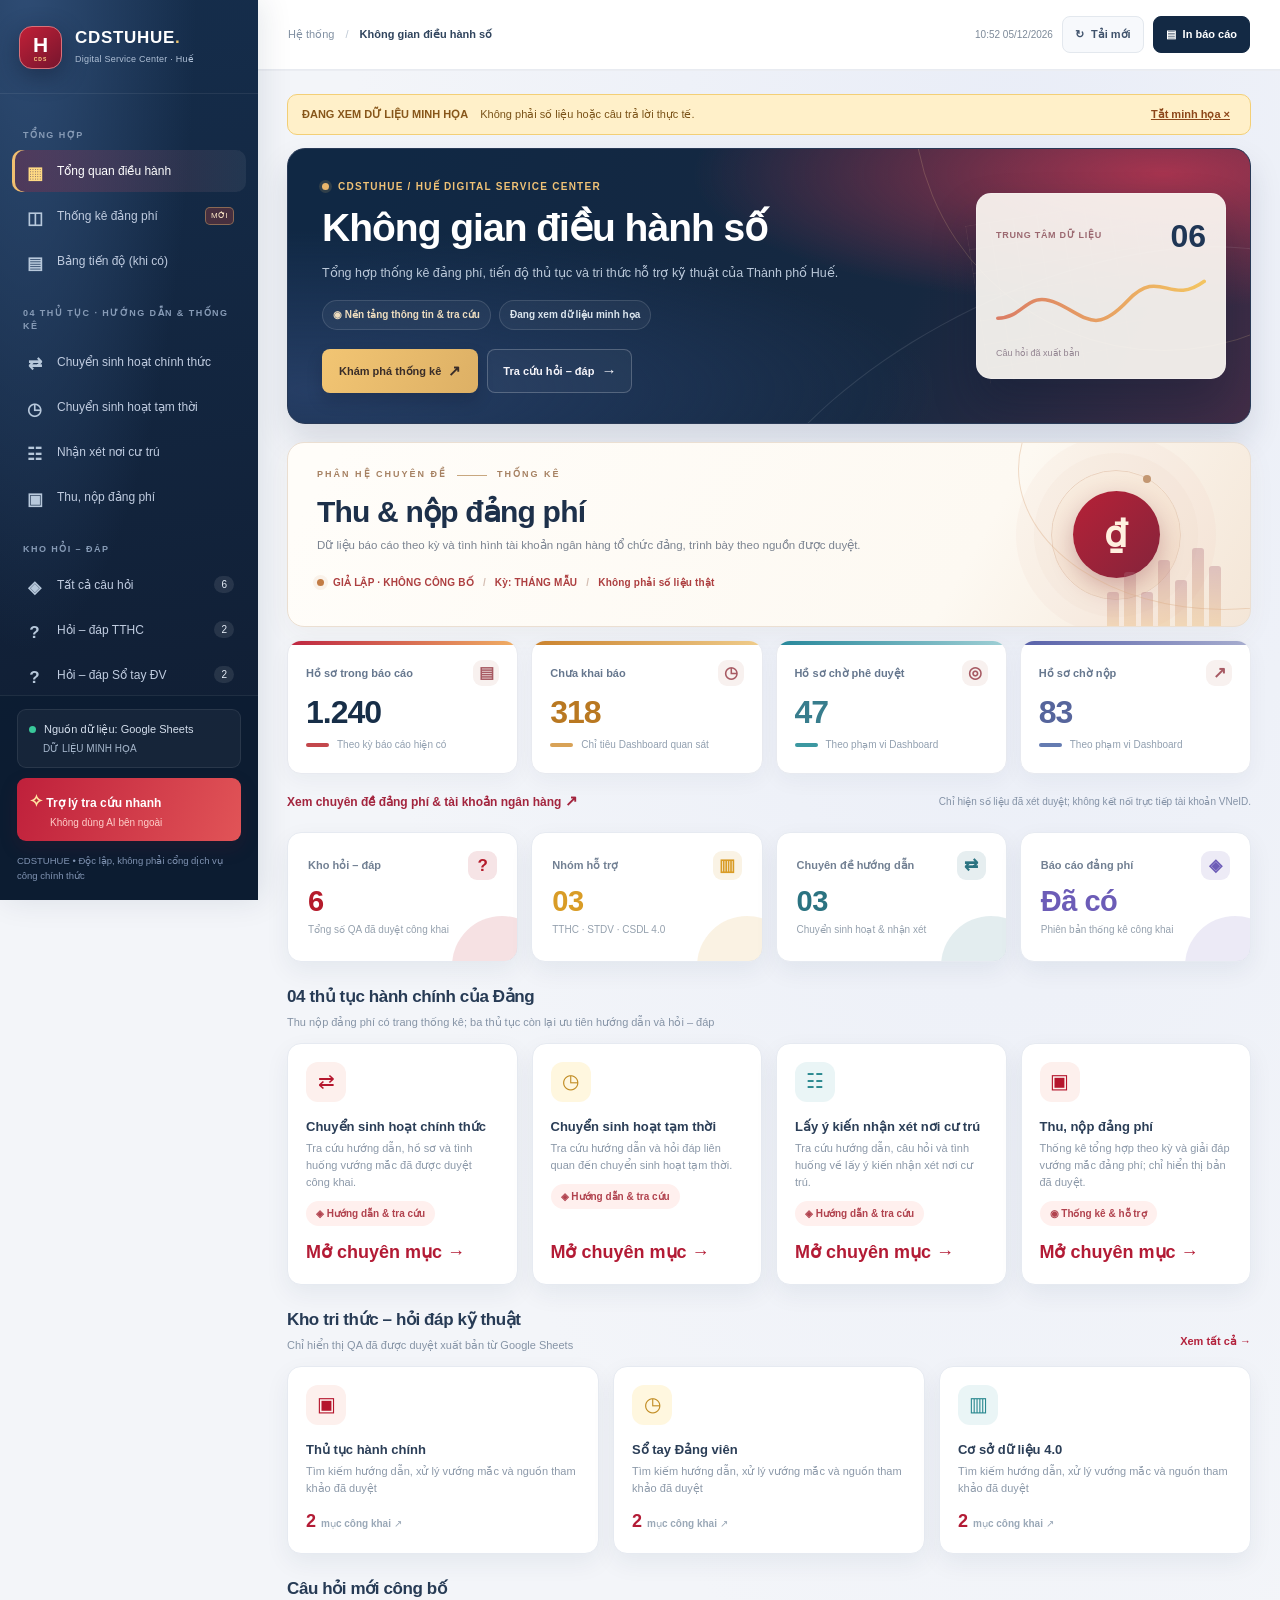
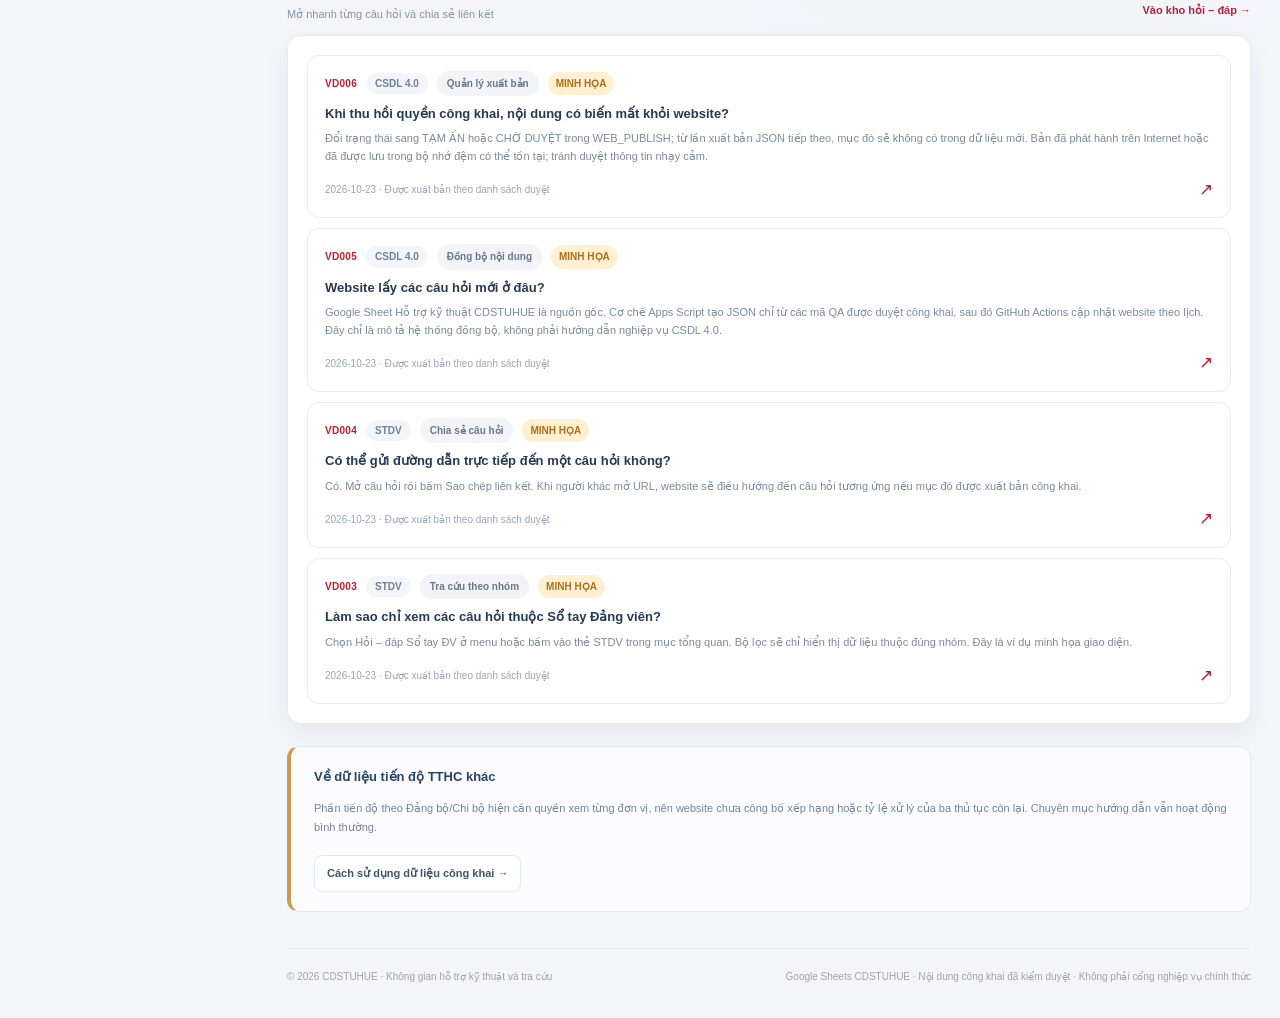
<file: CDSTUHUE_PRO_V3_DEMO.html>
<!doctype html>
<html lang="vi" data-offline-demo="1">
<head>
<meta charset="utf-8">
<meta name="viewport" content="width=device-width, initial-scale=1">
<meta name="theme-color" content="#172a4a">
<meta name="description" content="CDSTUHUE — Không gian theo dõi TTHC, thống kê đảng phí và kho hỗ trợ kỹ thuật TTHC, STDV, CSDL 4.0."><meta property="og:title" content="CDSTUHUE — Trung tâm thông tin & hỗ trợ kỹ thuật"><meta property="og:description" content="Dashboard tổng hợp, thống kê đảng phí và kho tri thức được xét duyệt.">
<title>CDSTUHUE — Trung tâm thông tin & hỗ trợ kỹ thuật</title>
<style>
:root{--ink:#21334b;--muted:#7d8a99;--line:#e8ebf1;--paper:#fff;--canvas:#f6f7fb;--nav:#192c49;--nav-deep:#14243f;--red:#bd1928;--gold:#e8b44e;--green:#128771;--shadow:0 8px 30px #2639530a;--radius:15px}*{box-sizing:border-box}html{scroll-behavior:smooth}body{margin:0;background:var(--canvas);color:var(--ink);font:14px/1.52 'Segoe UI',Inter,-apple-system,BlinkMacSystemFont,Arial,sans-serif;-webkit-font-smoothing:antialiased}button,input,select{font:inherit}button{cursor:pointer}a{color:#a91b2a}a:hover{text-decoration:underline}.hidden{display:none!important}.app{min-height:100vh}.sidebar{width:258px;position:fixed;inset:0 auto 0 0;background:linear-gradient(155deg,#213b60 0%,var(--nav) 44%,var(--nav-deep) 100%);color:white;z-index:20;display:flex;flex-direction:column;box-shadow:8px 0 30px #0c213112}.brand{display:flex;align-items:center;gap:12px;padding:25px 21px 19px;border-bottom:1px solid #ffffff12}.crest{height:43px;width:43px;flex:none;display:grid;place-items:center;background:linear-gradient(140deg,#bf1829,#ef6242);color:#ffd568;border:1px solid #ffffff42;box-shadow:0 4px 15px #101d3a60;border-radius:12px;font-size:23px}.brand b{display:block;font-size:16px;letter-spacing:1px}.brand small{font-size:10px;color:#b3c5db;font-weight:500}.sidebar-close{display:none}.sidebar-scroll{overflow:auto;padding:10px 12px;flex:1;scrollbar-color:#445675 transparent;scrollbar-width:thin}.menu-group{font-size:9.5px;letter-spacing:1.2px;font-weight:800;color:#8ea1b9;margin:21px 11px 7px}.nav{display:grid;gap:3px}.nav-link{display:flex;align-items:center;gap:12px;border:0;background:transparent;width:100%;text-align:left;color:#c1cedd;padding:10px 11px;font-size:12px;font-weight:540;border-radius:9px;transition:.18s}.nav-link:hover{background:#ffffff0f;color:white}.nav-link.active{background:linear-gradient(90deg,#b91a2c54,#c6982c22);color:#fff;box-shadow:inset 3px 0 #f4c76b}.nav-ico{width:21px;height:20px;text-align:center;display:grid;place-items:center;font-size:17px;color:#a7bdd5;font-weight:700}.nav-link.active .nav-ico{color:#ffda83}.nav-count{margin-left:auto;padding:1px 7px;border-radius:30px;background:#ffffff18;color:#e6edf7;font-size:10px}.sidebar-bottom{padding:13px 17px 17px;border-top:1px solid #ffffff14}.sidebar-source{background:#ffffff0b;border:1px solid #ffffff15;padding:11px;border-radius:9px;font-size:11px;color:#d5dfed}.sidebar-source small{display:block;color:#a4b5ca;margin:3px 0 0 14px;font-size:10px}.online-indicator{display:inline-block;width:7px;height:7px;background:#39c89a;border-radius:50%;margin-right:5px}.side-assist{display:block;width:100%;background:linear-gradient(105deg,#ba1c2c,#d63f3b);color:white;border:0;border-radius:9px;padding:11px 12px;text-align:left;font-size:12px;font-weight:750;margin-top:10px}.side-assist span{font-size:17px;color:#ffe3a0}.side-assist small{display:block;font-weight:400;color:#ffcfca;font-size:10px;margin-left:21px}.sidebar-bottom>p{margin:13px 0 0;color:#8093b2;font-size:9.5px}.main{margin-left:258px;min-height:100vh}.topbar{height:64px;background:#fff;position:sticky;top:0;z-index:10;border-bottom:3px solid #b71929;display:flex;align-items:center;padding:0 27px;gap:16px;box-shadow:0 4px 20px #31405407}.topbar-left{display:flex;align-items:center;gap:10px;flex-shrink:0}.breadcrumb{font-size:11px;color:#8190a2;white-space:nowrap}.breadcrumb span{margin:0 8px;color:#bfc9d5}.breadcrumb b{color:#31455e}.announcement{display:flex;align-items:center;flex:1;min-width:0;gap:9px;background:#fff9f1;border:1px solid #f8ecd7;border-radius:50px;padding:5px 10px;overflow:hidden}.announcement-label{font-size:9px;font-weight:900;letter-spacing:.3px;color:#9e2c2c;flex:none}.announcement-text{font-size:10px;white-space:nowrap;text-overflow:ellipsis;overflow:hidden;color:#86705c}.header-actions{display:flex;align-items:center;gap:9px;flex:none}.today{font-size:10px;color:#7d8a99;white-space:nowrap}.btn{border:1px solid #e3e8ee;border-radius:8px;background:white;color:#40536c;padding:9px 12px;display:inline-flex;align-items:center;gap:7px;font-size:11px;font-weight:650;justify-content:center;transition:all .17s}.btn:hover{transform:translateY(-1px);box-shadow:0 4px 12px #19355114}.btn.dark{border-color:#af1728;background:linear-gradient(110deg,#b51b2b,#dc5041);color:#fff}.btn.subtle{background:#f7f9fc}.content{max-width:1600px;margin:0 auto;padding:25px 28px 28px}.demo-banner{background:#fff0c9;border:1px solid #f3cf76;color:#7a5218;border-radius:10px;padding:10px 14px;margin-bottom:13px;display:flex;align-items:center;gap:12px;font-size:12px}.demo-banner strong{color:#87561a}.demo-banner button{margin-left:auto;background:transparent;border:0;color:#8d471a;text-decoration:underline;font-weight:700}.hero{display:flex;justify-content:space-between;gap:25px;min-height:204px;border:1px solid #eedfe3;background:linear-gradient(115deg,#fff 2%,#fffaf8 54%,#fff4e9 100%);border-radius:17px;box-shadow:var(--shadow);padding:25px 29px;overflow:hidden;position:relative;margin-bottom:19px}.hero:after{content:"";position:absolute;border:1px solid #edd0d5;border-radius:50%;width:410px;height:410px;right:-130px;top:-285px;pointer-events:none}.hero-copy{position:relative;z-index:1;max-width:730px}.eyebrow{color:#ad1a2a;font-size:10px;font-weight:850;letter-spacing:1.1px}.red-dot{display:inline-block;background:#d33d3e;height:7px;width:7px;border-radius:50%;box-shadow:0 0 0 3px #f4dadb;margin-right:5px}.hero h1{margin:9px 0 8px;font-size:clamp(25px,2.8vw,36px);letter-spacing:-.8px;line-height:1.2;color:#203550;font-weight:800}.hero p{color:#758498;max-width:680px;margin:0;line-height:1.65;font-size:12px}.hero-tags{display:flex;flex-wrap:wrap;gap:8px;margin-top:22px}.tag{background:#fff;border:1px solid #ecedf2;border-radius:30px;padding:6px 10px;font-size:10px;color:#667889;font-weight:640}.hero-art{width:300px;flex:none;position:relative;display:grid;place-items:center}.hero-art-grid{width:240px;height:160px;position:absolute;background-image:linear-gradient(#edc9bd50 1px,transparent 1px),linear-gradient(90deg,#edc9bd50 1px,transparent 1px);background-size:24px 24px;mask-image:linear-gradient(90deg,transparent,#000);transform:rotate(-9deg)}.mini-plot{position:relative;z-index:1;width:235px;padding:15px 16px;border:1px solid #f0ded6;border-radius:15px;background:#ffffffdb;box-shadow:0 15px 30px #923c3c11}.mini-plot>div{display:flex;justify-content:space-between;align-items:center;gap:8px}.mini-plot span{font-size:9px;letter-spacing:.7px;font-weight:800;color:#a65f50}.mini-plot strong{font-size:19px;color:#b41f2c}.mini-plot svg{width:100%;height:70px;margin-top:10px}.mini-plot small{display:block;color:#8897a8;font-size:9px}.section-heading{display:flex;justify-content:space-between;align-items:end;gap:12px;margin:22px 0 12px}.section-heading h2{margin:0;font-size:16px;color:#273b55;letter-spacing:-.2px}.section-heading p{font-size:11px;color:#8694a6;margin:4px 0 0}.section-heading .head-actions{display:flex;gap:8px;flex-wrap:wrap}.stat-grid{display:grid;grid-template-columns:repeat(4,minmax(0,1fr));gap:13px;margin-bottom:16px}.stat-card{background:#fff;border:1px solid #e9eaf1;border-radius:13px;box-shadow:var(--shadow);padding:17px 18px;min-height:126px;position:relative;overflow:hidden}.stat-card:after{content:"";position:absolute;border-radius:50%;height:100px;width:100px;right:-35px;bottom:-55px;background:var(--accent,#d7a2ab);opacity:.13}.stat-card:nth-child(1){--accent:#b51b2b}.stat-card:nth-child(2){--accent:#d99c26}.stat-card:nth-child(3){--accent:#2b7381}.stat-card:nth-child(4){--accent:#6c5cb7}.stat-top{display:flex;align-items:center;justify-content:space-between;color:#728093;font-size:11px;font-weight:650}.stat-icon{display:grid;place-items:center;width:29px;height:29px;border-radius:9px;background:color-mix(in srgb,var(--accent) 12%,white);color:var(--accent);font-size:17px}.stat-number{font-size:28px;font-weight:820;margin-top:5px;line-height:1.15;letter-spacing:-.5px;color:var(--accent)}.stat-caption{color:#95a1ae;font-size:10px;margin-top:4px}.columns{display:grid;grid-template-columns:1.45fr 1fr;gap:14px;margin-bottom:14px}.panel{background:#fff;border:1px solid #e6eaf0;border-radius:14px;box-shadow:var(--shadow);padding:19px}.panel-head{display:flex;align-items:start;justify-content:space-between;gap:15px;margin-bottom:16px}.panel-head h2{margin:0;font-size:13px;color:#283d58}.panel-head p{margin:4px 0 0;font-size:10px;color:#8290a0}.badge{display:inline-flex;align-items:center;gap:4px;font-size:10px;font-weight:720;background:#f2f4f8;border-radius:30px;color:#69788b;padding:5px 10px}.badge.warn{background:#fff4e3;color:#a97624}.badge.good{background:#e8f8f0;color:#247c5a}.bars{display:grid;gap:18px;margin-top:15px}.bar-item{display:grid;grid-template-columns:minmax(138px,1.1fr) minmax(60px,2fr) 50px;gap:10px;align-items:center;font-size:11px}.bar-name{font-weight:640;color:#506078}.bar-track{height:9px;border-radius:30px;background:#edf0f5;overflow:hidden}.bar-fill{height:100%;background:linear-gradient(90deg,#bd2132,#ea7564);border-radius:30px}.bar-item:nth-child(2) .bar-fill{background:linear-gradient(90deg,#daa13a,#f3d37c)}.bar-item:nth-child(3) .bar-fill{background:linear-gradient(90deg,#237c87,#66bfbc)}.bar-item:nth-child(4) .bar-fill{background:linear-gradient(90deg,#8051bd,#b494ea)}.bar-value{font-size:10px;font-weight:750;color:#576477;text-align:right}.small-note{background:#f7f8fc;border:1px solid #eef0f4;border-radius:9px;padding:12px 13px;color:#8490a2;font-size:11px;line-height:1.6;margin-top:13px}.small-note strong{color:#667488}.mini-grid{display:grid;grid-template-columns:repeat(2,minmax(0,1fr));gap:10px}.mini-card{background:#fbfcff;border:1px solid #eef0f5;border-radius:10px;padding:13px}.mini-card span{font-size:10px;color:#8291a3}.mini-card strong{display:block;color:#2b405b;font-size:22px;margin-top:5px}.mini-card small{display:block;color:#9ca7b2;font-size:9px}.card-link{border:0;color:#a41b2c;font-size:11px;font-weight:700;background:none;padding:4px 0}.card-link:hover{text-decoration:underline}.category-grid{display:grid;grid-template-columns:repeat(3,1fr);gap:14px}.category-card{cursor:pointer;display:block;text-align:left;width:100%;background:#fff;border:1px solid #e8eaf0;border-radius:14px;padding:18px;box-shadow:var(--shadow);transition:.16s;min-height:158px}.category-card:hover{transform:translateY(-3px);border-color:#dda8ae;box-shadow:0 12px 24px #3a435318}.category-card .c-icon{width:40px;height:40px;border-radius:12px;display:grid;place-items:center;background:#fff2f0;color:#ba2330;font-size:20px;margin-bottom:15px}.category-card:nth-child(2) .c-icon{background:#fff7df;color:#c18c23}.category-card:nth-child(3) .c-icon{background:#eaf5f6;color:#2b8990}.category-card b{font-size:13px;display:block;color:#2b3e57}.category-card p{margin:4px 0 0;color:#8c99a9;font-size:11px}.category-card .c-count{margin-top:11px;font-weight:800;color:#a9202f;font-size:18px}.category-card .c-count small{color:#9aa8b7;font-weight:550;font-size:10px}.table-shell{overflow:auto;width:100%;border:1px solid #e5e9ef;border-radius:10px}table{border-collapse:collapse;width:100%;font-size:11px;min-width:640px}th{background:#fff7f3;color:#7a6570;text-align:left;font-weight:750;font-size:10px;border-bottom:1px solid #e8e1e0;padding:12px}td{padding:12px;border-bottom:1px solid #edf0f3;color:#56677c}tr:last-child td{border-bottom:0}tbody tr:nth-child(even){background:#fafbfe}tbody tr:hover{background:#fffaf6}.td-bold{font-weight:680;color:#31435a}.empty-table{text-align:center;padding:45px 20px!important;color:#8492a4}.empty-icon{display:block;font-size:26px;margin-bottom:10px;color:#a8b1bf}.empty-table strong{display:block;color:#4d6078;font-size:12px}.toolbar{display:flex;align-items:center;gap:10px;flex-wrap:wrap;margin-bottom:14px}.search{position:relative;flex:1;min-width:250px}.search input{width:100%;border:1px solid #e3e8ef;background:white;border-radius:9px;padding:12px 12px 12px 37px;font-size:12px;outline:0;color:#37495e}.search:before{content:'⌕';position:absolute;top:5px;left:12px;font-size:24px;color:#99a5b2}.search input:focus,.selector:focus{border-color:#d998a1;box-shadow:0 0 0 3px #bd19280e}.selector{border:1px solid #e3e8ef;border-radius:9px;background:white;color:#56677c;padding:11px;font-size:11px;min-height:42px}.filters{display:flex;gap:7px;flex-wrap:wrap;margin:0 0 14px}.filter-chip{border-radius:30px;border:1px solid #e7ebf0;background:white;padding:7px 12px;color:#64758a;font-size:11px}.filter-chip.selected{background:#b51b2b;color:white;border-color:#b51b2b;font-weight:700}.qa-list{display:grid;gap:10px}.qa-item{display:block;width:100%;text-align:left;border:1px solid #e8ecf1;background:white;border-radius:12px;padding:15px 17px;transition:.15s}.qa-item:hover{border-color:#e7b0b7;box-shadow:0 5px 17px #94354412;transform:translateY(-1px)}.qa-item-top{display:flex;align-items:center;gap:9px;font-size:10px;margin-bottom:8px}.qa-id{color:#c11f30;font-weight:850;letter-spacing:.3px}.qa-category{border-radius:20px;background:#f2f5fa;padding:3px 9px;color:#728096;font-weight:700}.qa-item h3{font-size:13px;line-height:1.5;color:#263a54;margin:0 0 7px;font-weight:740}.qa-item p{color:#7d899b;font-size:11px;margin:0;line-height:1.6;overflow:hidden;display:-webkit-box;-webkit-line-clamp:2;-webkit-box-orient:vertical}.qa-item-bottom{display:flex;align-items:center;justify-content:space-between;color:#99a5b3;font-size:10px;margin-top:11px}.qa-arrow{color:#b51b2b;font-size:17px}.page-nav{display:flex;justify-content:space-between;align-items:center;margin-top:13px;color:#94a0ac;font-size:11px}.page-nav .btn{padding:7px 12px}.page-nav .btn:disabled{opacity:.4;cursor:default}.notice{border:1px dashed #d9dfe8;background:#f9fafc;border-radius:12px;text-align:center;padding:42px 22px;color:#8996a6}.notice .big-icon{font-size:28px;color:#c19a8b}.notice strong{display:block;color:#425772;font-size:13px;margin:5px 0}.notice p{font-size:11px;max-width:530px;margin:6px auto 17px}.notice .btn{margin:0 4px}.guide-list{display:grid;gap:13px}.guide-item{border:1px solid #e8ecf0;background:#fff;border-radius:12px;padding:20px}.guide-item h3{font-size:14px;margin:0 0 7px;color:#2c405b}.guide-item p{font-size:12px;margin:0;color:#7c8c9d;line-height:1.7}.report-hero{background:#fff;display:grid;grid-template-columns:1fr auto;gap:16px;align-items:center;border:1px solid #e9ebf2;border-radius:12px;padding:18px;margin-bottom:14px}.report-hero h3{margin:0;font-size:14px}.report-hero p{margin:4px 0 0;color:#7e8da1;font-size:11px}.footer{display:flex;justify-content:space-between;gap:14px;border-top:1px solid #e8e9ef;color:#9aa5b3;font-size:10px;margin-top:28px;padding-top:17px}.footer a{color:#987d83}.dialog-backdrop{position:fixed;inset:0;background:#0f203d99;z-index:50;display:flex;justify-content:center;align-items:center;padding:20px}.qa-dialog{max-width:750px;width:100%;max-height:90vh;display:flex;flex-direction:column;border-radius:16px;background:#fff;box-shadow:0 30px 80px #0b183b38}.dialog-top{padding:25px 27px 18px;border-bottom:1px solid #edf0f4;display:flex;gap:10px;align-items:start;justify-content:space-between}.dialog-top h2{font-size:20px;color:#2b405a;line-height:1.4;margin:8px 0 0}.close-dialog{background:#f4f5f9;border:0;width:32px;height:32px;border-radius:9px;color:#718198;font-size:23px;flex:none}.dialog-body{padding:23px 27px;overflow:auto}.dialog-body h3{font-size:12px;color:#9b2a36;margin:3px 0 10px;text-transform:uppercase;letter-spacing:.7px}.answer{white-space:pre-wrap;font-size:13px;color:#3d4c62;line-height:1.85}.source-label{color:#75869c;font-size:10px;border-top:1px solid #edf0f3;padding-top:14px;margin-top:17px}.source-label a{overflow-wrap:anywhere}.dialog-foot{padding:13px 27px;border-top:1px solid #edf0f3;display:flex;justify-content:space-between;align-items:center;color:#98a4b5;font-size:11px}.assistant-wrap{position:fixed;bottom:22px;right:22px;width:min(380px,calc(100vw - 25px));z-index:40}.assistant-box{background:white;border:1px solid #e2e6ee;border-radius:15px;box-shadow:0 16px 45px #122a4f30;overflow:hidden}.assistant-head{background:linear-gradient(110deg,#253d60,#142841);padding:16px 17px;display:flex;justify-content:space-between;align-items:start;color:white}.assistant-head strong{font-size:13px}.assistant-head small{display:block;color:#b9c9d9;font-size:10px;margin-top:3px}.assistant-head button{border:0;background:#ffffff20;color:white;border-radius:7px;width:26px;height:26px;font-size:19px}.assistant-intro{font-size:11px;color:#718198;padding:14px 16px 8px}.assistant-results{padding:0 15px 10px;max-height:260px;overflow:auto}.assistant-suggestion{display:block;width:100%;padding:10px;margin:5px 0;text-align:left;background:#fafbfe;border:1px solid #e9ebf2;border-radius:8px;color:#3d526b;font-size:11px}.assistant-suggestion small{display:block;color:#a31d2d;margin-top:4px}.assistant-compose{border-top:1px solid #e9edf2;display:flex;padding:10px;gap:7px}.assistant-compose input{flex:1;min-width:0;border:1px solid #e5e9ee;border-radius:8px;padding:10px;font-size:11px}.assistant-compose button{border:0;border-radius:8px;background:#b51b2b;color:white;padding:0 12px;font-size:11px}.toast{position:fixed;z-index:100;bottom:18px;left:50%;transform:translateX(-50%);background:#1b334e;color:white;border-radius:8px;padding:11px 18px;font-size:12px;box-shadow:0 9px 26px #1c2b4250}.shade{display:none}.hamburger{display:none}.no-data-mark{display:inline-flex;color:#ac8d65;background:#fff6e6;padding:4px 8px;border-radius:30px;font-size:9px;font-weight:650}.utility-steps{margin:0;padding-left:18px;color:#687a91;font-size:12px;line-height:1.8}.utility-steps li{margin-bottom:6px}.wide{grid-column:1/-1}.progress-data-badge{color:#118571;background:#e9f8f1;padding:4px 7px;border-radius:16px;font-size:9px;font-weight:700}.demo-demo{color:#af6f19;background:#fff0d1;padding:4px 8px;border-radius:15px;font-size:10px;font-weight:700}
@media(max-width:1300px){.announcement{display:none}.hero-art{width:250px}.topbar{justify-content:space-between}.stat-card{padding:14px}.content{padding:20px}.columns{grid-template-columns:1.25fr 1fr}}
@media(max-width:1060px){.sidebar{width:225px}.main{margin-left:225px}.sidebar-bottom{padding:10px}.hero-art{display:none}.stat-grid{grid-template-columns:repeat(2,1fr)}.columns{grid-template-columns:1fr}.hero{min-height:170px}.category-grid{grid-template-columns:repeat(3,1fr)}}
@media(max-width:760px){.sidebar{width:272px;transform:translateX(-100%);transition:transform .2s;z-index:35}.sidebar.mobile-open{transform:translateX(0)}.sidebar-close{display:block;background:#ffffff1a;color:white;border:0;font-size:21px;width:27px;height:27px;border-radius:5px;margin-left:auto}.shade.mobile-open{display:block;position:fixed;inset:0;background:#07132399;z-index:30}.main{margin-left:0}.hamburger{display:inline-block;border:0;color:#31455b;background:#f2f5f8;border-radius:7px;padding:6px 9px;font-size:17px}.topbar{height:60px;padding:0 13px;gap:7px}.topbar-left{min-width:0}.breadcrumb{max-width:175px;overflow:hidden;text-overflow:ellipsis}.today{display:none}.btn{padding:8px}.header-actions .btn span{display:none}.header-actions{gap:5px}.content{padding:14px}.hero{padding:22px 18px;min-height:0}.hero h1{font-size:24px}.hero-tags{margin-top:15px}.stat-grid{gap:9px}.stat-card{min-height:103px;padding:13px}.stat-number{font-size:23px}.stat-top{font-size:10px}.category-grid{grid-template-columns:1fr;gap:9px}.category-card{min-height:0;padding:14px}.category-card .c-icon{margin-bottom:9px}.section-heading{align-items:start}.toolbar{align-items:stretch}.toolbar .search,.toolbar .selector{width:100%;min-width:0}.footer{flex-direction:column}.report-hero{grid-template-columns:1fr}.bar-item{grid-template-columns:minmax(100px,1fr) 1.2fr 35px;gap:6px;font-size:10px}.panel{padding:14px}.dialog-backdrop{padding:9px}.dialog-top,.dialog-body{padding:18px}.dialog-top h2{font-size:17px}.dialog-foot{padding:13px 18px}.demo-banner{flex-wrap:wrap}.demo-banner button{margin-left:0}}
@media print{.sidebar,.topbar,.footer,.header-actions,.toolbar,.filters,.side-assist,.btn,.demo-banner,.hero-art,.assistant-wrap,.qa-dialog{display:none!important}.main{margin:0}.content{max-width:none}.hero{box-shadow:none}.panel,.stat-card{box-shadow:none;break-inside:avoid}body{background:white}table{font-size:10px}}

/* =========================================================
   CDSTUHUE PRO — editorial data dashboard skin, Oct 2026
   ========================================================= */
:root{--ink:#172744;--muted:#7b8aa3;--line:#e6eaf1;--canvas:#f2f5fa;--nav:#132740;--nav-deep:#0c1d35;--red:#b5162d;--gold:#e6b76a;--green:#068f74;--shadow:0 10px 34px rgba(16,35,63,.065)}
body{background:radial-gradient(ellipse at 79% 8%,#e9edf7 0,transparent 46%),#f3f5f9;font-family:'Segoe UI',Inter,'Helvetica Neue',Arial,sans-serif;font-size:14px}
button:focus-visible,a:focus-visible,input:focus-visible,select:focus-visible{outline:3px solid #efae5d;outline-offset:2px}
.sidebar{width:258px;background:radial-gradient(ellipse at 10% -5%,#2f4d75 0,transparent 52%),linear-gradient(174deg,#152d4b,#101d32 90%);box-shadow:4px 0 30px #0b24421b}
.brand{padding:26px 19px 24px;gap:13px}.brand b{font-size:17px;letter-spacing:.7px;line-height:1.2}.brand-gold{color:#efc56d}.brand small{font-size:9px;letter-spacing:.25px;color:#b0c1d7;margin-top:5px;display:block}.crest{position:relative;width:43px;height:43px;border-radius:13px;background:linear-gradient(140deg,#c12037,#76152e);border:1px solid #d97179;box-shadow:0 7px 24px #0d152c75;font-size:21px;line-height:1;font-weight:900;color:#fff}.crest em{position:absolute;bottom:6px;font-style:normal;letter-spacing:1px;font-size:5px;font-weight:800;color:#ffd886}.crest span{margin-top:-7px}
.sidebar-scroll{padding-left:12px;padding-right:12px}.menu-group{color:#879bb6;margin-top:25px;font-size:9px;letter-spacing:1.45px}.nav-link{border-radius:10px;padding:11px 12px;color:#c0cce0;font-size:12px}.nav-link.active{background:linear-gradient(90deg,#c0213b44,#ffffff10);box-shadow:inset 3px 0 #f0bf70}.nav-link:hover{background:#ffffff12}.nav-ico{color:#b7c8db}.menu-new{margin-left:auto;font-size:8px;color:#fce7c7;background:#a73c3759;border:1px solid #f9c87761;border-radius:5px;padding:2px 5px;letter-spacing:.4px}.sidebar-bottom{background:#0b1c31b3}.side-assist{background:linear-gradient(110deg,#bf203b,#e15457);box-shadow:0 7px 18px #58132833}
.main{margin-left:258px}.content{padding:24px 29px 34px;max-width:1700px}.topbar{height:70px;border:0;border-bottom:1px solid #e8ebf1;box-shadow:0 1px 0 #ebedf2;background:#fff;padding:0 30px}.announcement{background:#f8fafc;border-color:#e8edf3;padding:7px 13px}.announcement-label{color:#b71832}.breadcrumb{font-size:11px}.header-actions .btn.dark{background:#132944;border-color:#132944}.header-actions .btn:hover{box-shadow:0 6px 15px #1426401a}
.hero{min-height:246px;background:radial-gradient(ellipse at 91% 9%,#a6344f 0,transparent 38%),radial-gradient(ellipse at 3% 88%,#263e65 0,transparent 47%),linear-gradient(115deg,#102844 10%,#162840 64%,#422d47 100%);border:1px solid #293a57;border-radius:18px;padding:30px 34px;box-shadow:0 17px 32px #18294321;margin-bottom:18px}
.hero:before{content:'';position:absolute;width:700px;height:350px;right:-150px;bottom:-220px;border:1px solid #ffffff1b;border-radius:50%;transform:rotate(-26deg)}.hero:after{width:500px;height:500px;right:-165px;top:-300px;border:1px solid #e5c58c35}.hero-copy{max-width:660px}.hero h1{color:white;font-size:clamp(26px,3.2vw,39px);font-weight:790;letter-spacing:-1px;margin:11px 0}.hero p{color:#bac8d9;font-size:12.5px;max-width:640px}.eyebrow{color:#f0c276;font-weight:780;letter-spacing:1.25px}.red-dot{background:#eab66b;box-shadow:0 0 0 3px #f9cd6e22}.hero-tags{margin-top:17px}.tag{background:#ffffff0c;border:1px solid #ffffff21;color:#dbe5ed;padding:6px 10px}.hero .tag:first-child{color:#eeddbf}.hero-cta{display:flex;align-items:center;gap:9px;margin-top:19px;flex-wrap:wrap}.hero-primary{background:linear-gradient(115deg,#f2c573,#ddb065);border:0;color:#392d29;font-weight:760;padding:11px 17px;box-shadow:0 8px 16px #090d162c}.hero-primary:hover{background:#ffcf82}.hero-outline{border:1px solid #ffffff37;background:#ffffff0a;color:#f6f5fa;padding:10px 15px}.hero-outline:hover{background:#ffffff17}.hero-cta span{font-size:15px}.hero-art{width:295px}.hero-art-grid{background-image:linear-gradient(#e9c4a217 1px,transparent 1px),linear-gradient(90deg,#e9c4a217 1px,transparent 1px);mask-image:linear-gradient(90deg,#000,transparent)}.mini-plot{background:#fdfaf5eb;border-color:#ffffff36;box-shadow:0 25px 44px #06172a46;width:250px;padding:18px 19px}.mini-plot span{color:#9b6870}.mini-plot strong{font-size:32px;color:#1f3655}.mini-plot small{color:#938491}
.panel,.stat-card,.category-card{box-shadow:0 9px 25px #162d4910;border-color:#e6eaf1;border-radius:14px}.panel{padding:19px}.panel-head h2{font-size:14px;letter-spacing:-.2px}.panel-head p{font-size:11px}.stat-grid{gap:13px}.stat-card{min-height:130px;padding:18px 20px}.stat-number{font-size:29px}.stat-caption{font-size:10px}.category-card{border:1px solid #e6eaf1}.category-card:hover,.panel:focus-within{border-color:#d5c0c7}.category-card .c-icon{background:#fdf0ed;color:#b5162d}.category-card .c-count{color:#b31b35}.section-heading h2{font-size:17px;letter-spacing:-.4px}.section-heading p{font-size:11px}.footer{margin-top:36px;padding-top:20px}
/* Finance executive module */
.fin-ribbon{display:grid;grid-template-columns:minmax(0,1fr) 270px;min-height:185px;gap:10px;overflow:hidden;border-radius:17px;border:1px solid #ebdfd2;background:linear-gradient(120deg,#fffdf9 5%,#fdf9f2 70%,#f4e6d7);position:relative;padding:25px 29px;box-shadow:0 8px 28px #77593a0d;margin:0 0 13px}.fin-ribbon:after{content:'';position:absolute;width:410px;height:280px;border:1px solid #d8a98165;border-radius:50%;right:-180px;top:-115px;pointer-events:none}.fin-ribbon-copy{position:relative;z-index:1}.micro{color:#a68162;font-size:9px;font-weight:850;letter-spacing:2px;display:flex;align-items:center;gap:10px}.micro-line{width:30px;height:1px;background:#c8a77f}.fin-ribbon h2{font-size:clamp(23px,2.8vw,30px);color:#1d304a;letter-spacing:-.8px;line-height:1.1;margin:13px 0 8px}.fin-ribbon p{max-width:600px;margin:0;color:#7c8491;font-size:11.5px;line-height:1.65}.fin-ribbon-meta{font-size:10px;margin-top:20px;font-weight:760;color:#ad3f40;letter-spacing:.2px;display:flex;align-items:center;gap:9px;flex-wrap:wrap}.fin-dot{width:7px;height:7px;background:#c27c45;border-radius:50%;box-shadow:0 0 0 4px #c27c4516}.fin-ribbon-meta .sep{color:#d4bdb1}.fin-ribbon-graphic{position:relative;min-height:120px;display:grid;place-items:center}.fin-orbit{height:142px;width:142px;border-radius:50%;display:grid;place-items:center;border:1px solid #ead2bf;box-shadow:0 0 0 17px #e5cbb61c,0 0 0 35px #ddaf9512;background:linear-gradient(145deg,#f9eee2,#f3ddc9)}.fin-orbit:after{content:'';height:8px;width:8px;border-radius:50%;background:#c39772;position:absolute;right:70px;top:7px}.fin-orbit-inner{width:87px;height:87px;border-radius:50%;background:linear-gradient(135deg,#b62137,#84243b);color:#fff0df;box-shadow:0 9px 24px #80263950;display:grid;place-items:center;font-size:37px;font-weight:730}.fin-graph-bars{position:absolute;right:0;bottom:-27px;display:flex;gap:5px;align-items:end;height:80px;opacity:.33}.fin-graph-bars i{width:12px;height:45%;border-radius:3px 3px 0 0;background:linear-gradient(#ad6d7e,#e9b46b)}.fin-graph-bars i:nth-child(2){height:70%}.fin-graph-bars i:nth-child(3){height:45%}.fin-graph-bars i:nth-child(4){height:85%}.fin-graph-bars i:nth-child(5){height:60%}.fin-graph-bars i:nth-child(6){height:100%}.fin-graph-bars i:nth-child(7){height:78%}
.fin-stats{display:grid;grid-template-columns:repeat(4,minmax(0,1fr));gap:13px;margin-bottom:18px}.fin-stat{padding:19px 18px 16px;min-height:134px;background:#fff;border:1px solid #e8eaf0;border-radius:14px;box-shadow:0 7px 21px #1528420b;position:relative;overflow:hidden}.fin-stat:before{content:'';position:absolute;left:0;top:0;height:4px;width:100%;background:linear-gradient(90deg,#be2541,#f0ae63)}.fin-stat:nth-child(2):before{background:linear-gradient(90deg,#ca822d,#efcc8b)}.fin-stat:nth-child(3):before{background:linear-gradient(90deg,#26879a,#9fcfd5)}.fin-stat:nth-child(4):before{background:linear-gradient(90deg,#5861a9,#a7adcf)}.fin-stat-top{display:flex;justify-content:space-between;align-items:center;color:#66778e;font-size:11px;font-weight:710}.fin-stat-top i{width:26px;height:26px;display:grid;place-items:center;font-style:normal;font-size:16px;border-radius:9px;background:#f8f1ef;color:#a75a63}.fin-stat-value{font-size:clamp(26px,2.5vw,36px);font-weight:825;letter-spacing:-1px;margin:10px 0 9px;color:#172e48;line-height:1}.fin-stat:nth-child(2) .fin-stat-value{color:#b97821}.fin-stat:nth-child(3) .fin-stat-value{color:#387d8d}.fin-stat:nth-child(4) .fin-stat-value{color:#56659c}.fin-stat-bottom{color:#92a0b0;font-size:10px;display:flex;gap:8px;align-items:center}.fin-stat-spark{height:4px;width:23px;background:#c3474c;display:inline-block;border-radius:20px}.fin-stat-spark.s1{background:#d8a257}.fin-stat-spark.s2{background:#3c98a1}.fin-stat-spark.s3{background:#647bb1}
.fin-columns{display:grid;grid-template-columns:minmax(0,1.48fr) minmax(280px,1fr);gap:14px;margin-bottom:20px}.fin-chart-panel,.fin-info-panel{min-height:320px}.fin-chart{display:grid;gap:17px;margin-top:20px;margin-bottom:20px}.fin-chart-row{display:grid;grid-template-columns:175px minmax(80px,1fr) 55px;align-items:center;gap:16px}.fin-chart-label{display:flex;flex-direction:column;min-width:0}.fin-chart-label b{font-size:10px;font-weight:720;color:#2b3d59;white-space:nowrap;overflow:hidden;text-overflow:ellipsis}.fin-chart-label small{font-size:9px;color:#9ba7b7;margin-top:2px}.fin-chart-track{height:13px;min-width:0;border-radius:20px;background:#eff2f6;overflow:hidden}.fin-chart-bar{height:100%;border-radius:20px;max-width:100%;background:linear-gradient(90deg,#bc3141,#ed937b);box-shadow:0 1px 5px #d1756b44}.fin-chart-bar.b1{background:linear-gradient(90deg,#dcaa54,#f1c981)}.fin-chart-bar.b2{background:linear-gradient(90deg,#4b8f9a,#8bc5c8)}.fin-chart-bar.b3{background:linear-gradient(90deg,#7876b8,#b0aedb)}.fin-chart-bar.b4{background:linear-gradient(90deg,#375a83,#648cb9)}.fin-chart-n{color:#273953;text-align:right;font-size:12px;font-weight:800;font-variant-numeric:tabular-nums}.fin-caption{border-top:1px solid #edf0f4;padding-top:12px;color:#8894a3;font-size:10px;line-height:1.6}.fin-status-dot{display:inline-block;width:10px;height:10px;border-radius:50%;background:#d6ae65;box-shadow:0 0 0 5px #d6ae651a}.fin-info-grid{display:flex;gap:13px;align-items:flex-start;margin:14px 0 17px;padding:15px;border:1px solid #f1e7d9;background:#fffcf7;border-radius:12px}.fin-info-grid b{font-size:12px;color:#384961}.fin-info-grid p{color:#88939f;font-size:11px;line-height:1.6;margin:5px 0 0}.fin-info-icon{width:33px;height:33px;display:grid;place-items:center;flex:none;background:#f7e7d7;color:#b16f43;border-radius:10px;font-size:17px}.fin-detail-list{display:grid;gap:0}.fin-detail-list>div{display:flex;justify-content:space-between;gap:10px;border-bottom:1px solid #eef0f3;padding:11px 0;font-size:10.5px}.fin-detail-list span{color:#8794a5}.fin-detail-list b{font-weight:725;color:#364b65;text-align:right}.fin-next{background:#f1f6f8;border-left:3px solid #5a96a2;border-radius:7px;padding:11px 13px;margin-top:16px;display:grid;gap:5px}.fin-next b{font-size:10px;color:#397b88}.fin-next span{font-size:10px;color:#738696;line-height:1.5}.overview-quick{margin:-2px 0 19px;display:flex;align-items:center;justify-content:space-between;gap:20px;color:#8492a6;font-size:10px}.overview-quick-link{background:none;border:0;padding:0;color:#a3253e;font-weight:770;font-size:12px}.overview-quick-link span{font-size:15px}.mini-fin-lead{margin-bottom:18px}.mini-fin-lead>.btn{margin-top:-1px;margin-bottom:2px}.fin-ribbon,.fin-stat,.panel,.category-card{transition:transform .18s,box-shadow .18s}.fin-stat:hover,.category-card:hover{transform:translateY(-3px);box-shadow:0 14px 28px #12263b18}
/* polish existing pages */
.stat-grid{grid-template-columns:repeat(4,minmax(0,1fr))}.qa-item{border-radius:12px}.toolbar .search input{min-height:44px}.btn.dark{background:linear-gradient(100deg,#142e4b,#1f436b);border-color:#193656}.filter-chip.selected{background:#b9233b}.mini-card strong{color:#1e3a56}.card-link{color:#b3223c;font-weight:770}.badge{white-space:nowrap}.demo-banner{font-size:11px}
@media(max-width:1320px){.fin-columns{grid-template-columns:1fr 1fr}.fin-chart-row{grid-template-columns:145px 1fr 45px;gap:8px}.fin-ribbon{grid-template-columns:1fr 210px}.fin-orbit{width:130px;height:130px}.hero-art{width:240px}}
@media(max-width:1060px){.sidebar{width:226px}.main{margin-left:226px}.fin-stats{grid-template-columns:repeat(2,minmax(0,1fr))}.fin-columns{grid-template-columns:1fr}.fin-ribbon{grid-template-columns:1fr 200px}}
@media(max-width:760px){.sidebar{width:270px}.main{margin-left:0}.content{padding:13px}.topbar{height:58px;padding:0 14px}.hero{padding:24px 19px;min-height:0;border-radius:14px}.hero h1{font-size:29px}.hero p{font-size:11px}.hero-cta{gap:7px}.hero-primary,.hero-outline{padding:10px 12px;font-size:10px}.fin-ribbon{padding:20px;grid-template-columns:1fr;min-height:0}.fin-ribbon-graphic{display:none}.fin-ribbon h2{font-size:24px}.fin-stats{gap:9px}.fin-stat{padding:14px;min-height:112px}.fin-stat-top{font-size:9.5px}.fin-stat-top i{width:22px;height:22px;font-size:13px}.fin-stat-value{font-size:27px}.fin-stat-bottom{font-size:9px}.fin-columns{grid-template-columns:1fr;gap:10px}.fin-chart-row{grid-template-columns:112px 1fr 43px;gap:8px}.fin-chart-label b{white-space:normal;line-height:1.3;font-size:9px}.fin-chart{gap:14px}.overview-quick{align-items:flex-start;flex-direction:column;gap:4px}.stat-grid{grid-template-columns:repeat(2,minmax(0,1fr))}.category-grid{grid-template-columns:1fr}.hero-art{display:none}}
@media print{.fin-ribbon{color:#111!important;background:#fff!important;border:1px solid #bbb}.fin-orbit{display:none}.fin-stats{grid-template-columns:repeat(4,1fr)}.fin-stat{box-shadow:none}.fin-columns{grid-template-columns:1fr 1fr}.fin-info-panel,.fin-chart-panel{break-inside:avoid}.hero{background:white!important}.hero h1{color:#222!important}}

/* V3: practical, evidence-first procedure guide modules */
.procedure-category-grid{grid-template-columns:repeat(4,minmax(0,1fr))}.procedure-launch{min-height:220px;display:flex;align-items:flex-start;flex-direction:column}.procedure-launch .c-count{margin-top:auto}.procedure-kind{font-size:10px;font-weight:750;color:#b1424e;background:#fff0ee;padding:5px 10px;border-radius:99px;display:inline-block;margin:10px 0 13px}.guide-hero-pro{position:relative;overflow:hidden;display:flex;justify-content:space-between;gap:30px;padding:29px 32px;border-radius:18px;background:linear-gradient(115deg,#172e4e,#243e66);color:#fff;margin-bottom:22px}.guide-hero-pro .micro{color:#f0ca89}.guide-hero-pro h2{font-size:27px;line-height:1.22;margin:17px 0 12px;color:#fff}.guide-hero-pro p{max-width:690px;font-size:12px;color:#d1dbe7;margin:0 0 23px;line-height:1.75}.guide-hero-actions{display:flex;gap:9px;flex-wrap:wrap}.guide-hero-actions .btn{border-color:#ffffff40}.guide-hero-actions .btn:not(.dark){color:#fff;background:#ffffff1c}.guide-hero-symbol{flex:none;font-size:90px;font-weight:300;color:#f4ca73;opacity:.8;margin-right:13px;line-height:1.8}.guide-steps-grid{display:grid;grid-template-columns:repeat(3,minmax(0,1fr));gap:14px;margin-bottom:24px}.guide-step-card{background:#fff;border:1px solid #e6eaf0;border-radius:13px;min-height:138px;padding:19px 21px;box-shadow:0 8px 27px #1d334608}.guide-step-card>span{display:inline-flex;align-items:center;justify-content:center;border-radius:8px;background:#fbeeea;color:#b12b3a;font-size:12px;font-weight:850;padding:5px 8px}.guide-step-card p{color:#4e627a;font-size:12px;line-height:1.65}.overview-info-notice{border:1px solid #e4e9f0;border-left:4px solid #cc9b51;background:#fcfcff;padding:19px 23px;border-radius:12px;margin-top:22px}.overview-info-notice strong{font-size:13px;color:#294563}.overview-info-notice p{font-size:11px;color:#738399;line-height:1.8}.overview-info-notice .btn{margin-top:6px}
@media(max-width:1260px){.procedure-category-grid{grid-template-columns:repeat(2,minmax(0,1fr))}}
@media(max-width:760px){.procedure-category-grid{grid-template-columns:1fr}.guide-steps-grid{grid-template-columns:1fr}.guide-hero-pro{padding:23px 20px}.guide-hero-symbol{display:none}.guide-hero-pro h2{font-size:22px}.guide-step-card{min-height:0}}

</style>

</head>
<body>
<div class="app">
  <div class="shade" id="shade"></div>
  <aside class="sidebar" id="sidebar">
    <div class="brand">
      <div class="crest" aria-hidden="true"><span>H</span><em>CDS</em></div>
      <div><b>CDSTUHUE<span class="brand-gold">.</span></b><small>Digital Service Center · Huế</small></div>
      <button class="sidebar-close" id="closeMenu" aria-label="Đóng menu">×</button>
    </div>
    <div class="sidebar-scroll">
      <div class="menu-group">TỔNG HỢP</div>
      <nav class="nav" id="mainNav" aria-label="Điều hướng chính">
        <button type="button" class="nav-link active" data-view="overview"><span class="nav-ico">▦</span><span>Tổng quan điều hành</span></button>
        <button type="button" class="nav-link" data-view="finance"><span class="nav-ico">◫</span><span>Thống kê đảng phí</span><span class="menu-new">MỚI</span></button>
        <button type="button" class="nav-link" data-view="units"><span class="nav-ico">▤</span><span>Bảng tiến độ (khi có)</span></button>
      </nav>
      <div class="menu-group">04 THỦ TỤC · HƯỚNG DẪN & THỐNG KÊ</div>
      <nav class="nav" aria-label="Theo dõi thủ tục">
        <button type="button" class="nav-link" data-view="chinh-thuc"><span class="nav-ico">⇄</span><span>Chuyển sinh hoạt chính thức</span></button>
        <button type="button" class="nav-link" data-view="tam-thoi"><span class="nav-ico">◷</span><span>Chuyển sinh hoạt tạm thời</span></button>
        <button type="button" class="nav-link" data-view="nhan-xet"><span class="nav-ico">☷</span><span>Nhận xét nơi cư trú</span></button>
        <button type="button" class="nav-link" data-view="dang-phi"><span class="nav-ico">▣</span><span>Thu, nộp đảng phí</span></button>
      </nav>
      <div class="menu-group">KHO HỎI – ĐÁP</div>
      <nav class="nav" aria-label="Kho tri thức">
        <button type="button" class="nav-link" data-view="qa-all"><span class="nav-ico">◈</span><span>Tất cả câu hỏi</span><span class="nav-count" id="qaTotalSide">0</span></button>
        <button type="button" class="nav-link" data-view="qa-tthc"><span class="nav-ico">?</span><span>Hỏi – đáp TTHC</span><span class="nav-count" id="qaTthcSide">0</span></button>
        <button type="button" class="nav-link" data-view="qa-stdv"><span class="nav-ico">?</span><span>Hỏi – đáp Sổ tay ĐV</span><span class="nav-count" id="qaStdvSide">0</span></button>
        <button type="button" class="nav-link" data-view="qa-csdl"><span class="nav-ico">?</span><span>Hỏi – đáp CSDL 4.0</span><span class="nav-count" id="qaCsdlSide">0</span></button>
      </nav>
      <div class="menu-group">TIỆN ÍCH</div>
      <nav class="nav" aria-label="Công cụ">
        <button type="button" class="nav-link" data-view="resources"><span class="nav-ico">▧</span><span>Tài liệu, liên kết</span></button>
        <button type="button" class="nav-link" data-view="reports"><span class="nav-ico">▥</span><span>Báo cáo & xuất dữ liệu</span></button>
        <button type="button" class="nav-link" data-view="guide"><span class="nav-ico">ⓘ</span><span>Hướng dẫn sử dụng</span></button>
      </nav>
    </div>
    <div class="sidebar-bottom">
      <div class="sidebar-source"><span class="online-indicator"></span> Nguồn dữ liệu: Google Sheets <small id="sidebarSync">Chưa có bản công khai</small></div>
      <button type="button" class="side-assist" id="openAssistant"><span>✧</span> Trợ lý tra cứu nhanh <small>Không dùng AI bên ngoài</small></button>
      <p>CDSTUHUE • Độc lập, không phải cổng dịch vụ công chính thức</p>
    </div>
  </aside>
  <div class="main">
    <header class="topbar">
      <div class="topbar-left"><button type="button" class="hamburger" id="openMenu" aria-label="Mở menu">☰</button><span class="breadcrumb">Hệ thống <span>/</span> <b id="crumb">Tổng quan</b></span></div>
      <div class="announcement" aria-label="Thông báo"><span class="announcement-label">BẢN TIN</span><span class="announcement-text">Giao diện mới: Thống kê đảng phí · Tra cứu TTHC · Hỏi đáp STDV và CSDL 4.0 · Chỉ xuất bản dữ liệu được duyệt</span></div>
      <div class="header-actions"><span class="today" id="clock"></span><button class="btn subtle" id="refreshBtn" title="Tải dữ liệu mới">↻ <span>Tải mới</span></button><button class="btn dark" id="printBtn">▤ <span>In báo cáo</span></button></div>
    </header>
    <div class="content">
      <div class="demo-banner hidden" id="demoBanner"><strong>ĐANG XEM DỮ LIỆU MINH HỌA</strong><span>Không phải số liệu hoặc câu trả lời thực tế.</span><button type="button" id="endDemo">Tắt minh họa ×</button></div>
      <section class="hero">
        <div class="hero-copy"><div class="eyebrow"><span class="red-dot"></span> CDSTUHUE / HUẾ DIGITAL SERVICE CENTER</div><h1 id="pageTitle">Tổng quan thủ tục hành chính</h1><p id="pageSubtitle">Thống kê đảng phí và tra cứu hướng dẫn TTHC, Sổ tay Đảng viên, CSDL 4.0.</p><div class="hero-tags"><span class="tag">◉ Nền tảng thông tin & tra cứu</span><span class="tag" id="updatedTag">Cập nhật: chưa đồng bộ</span></div><div class="hero-cta"><button class="btn hero-primary" data-view="finance">Khám phá thống kê <span>↗</span></button><button class="btn hero-outline" data-view="qa-all">Tra cứu hỏi – đáp <span>→</span></button></div></div>
        <div class="hero-art" aria-hidden="true"><div class="hero-art-grid"></div><div class="mini-plot"><div><span>TRUNG TÂM DỮ LIỆU</span><strong id="heroIndicator">04</strong></div><svg viewBox="0 0 220 80" preserveAspectRatio="none"><defs><linearGradient id="lineglow" x1="0" y1="0" x2="1" y2="0"><stop stop-color="#db7d65"/><stop offset="1" stop-color="#f3c461"/></linearGradient></defs><path d="M2 55 C30 55 32 22 64 38 S104 74 138 35 S182 42 218 13" fill="none" stroke="url(#lineglow)" stroke-width="4" stroke-linecap="round"/></svg><small id="indicatorNote">04 nhóm thủ tục hành chính</small></div></div>
      </section>
      <div id="page"></div>
      <footer class="footer"><span>© 2026 CDSTUHUE · Không gian hỗ trợ kỹ thuật và tra cứu</span><span>Google Sheets CDSTUHUE · Nội dung công khai đã kiểm duyệt · Không phải cổng nghiệp vụ chính thức</span></footer>
    </div>
  </div>
</div>
<div class="dialog-backdrop hidden" id="qaModal" role="presentation"><section class="qa-dialog" role="dialog" aria-modal="true" aria-labelledby="modalTitle"><div class="dialog-top"><div><span class="eyebrow" id="modalGroup"></span><h2 id="modalTitle"></h2></div><button type="button" class="close-dialog" id="closeModal" aria-label="Đóng">×</button></div><div id="modalBody" class="dialog-body"></div><div class="dialog-foot"><span id="modalId"></span><button type="button" class="btn dark" id="copyLinkBtn">⇧ Sao chép liên kết</button></div></section></div>
<div class="assistant-wrap hidden" id="assistantWrap"><section class="assistant-box" role="dialog" aria-label="Trợ lý tra cứu"><div class="assistant-head"><div><strong>✧ Trợ lý tra cứu nhanh</strong><small>Tìm trong QA đã được duyệt, không gửi nội dung ra ngoài</small></div><button type="button" id="closeAssistant" aria-label="Đóng trợ lý">×</button></div><div class="assistant-intro">Nhập câu hỏi hoặc lỗi bạn gặp. Hệ thống sẽ gợi ý các mục phù hợp trong kho công khai.</div><div class="assistant-results" id="assistantResults"></div><form class="assistant-compose" id="assistantForm"><input id="assistantInput" type="search" placeholder="Ví dụ: không thấy nút phê duyệt..." autocomplete="off" required><button type="submit">Tìm →</button></form></section></div>
<div class="toast hidden" id="toast" role="status" aria-live="polite"></div>
<script>
/* CDSTUHUE static dashboard. No third-party analytics, no client-side credentials. */
(() => {
'use strict';
const $ = (s, root=document) => root.querySelector(s);
const $$ = (s, root=document) => [...root.querySelectorAll(s)];
const E = value => String(value ?? '').replace(/[&<>"']/g,ch=>({'&':'&amp;','<':'&lt;','>':'&gt;','"':'&quot;',"'":'&#39;'}[ch]));
const fold = value => String(value??'').normalize('NFD').replace(/[\u0300-\u036f]/g,'').replace(/đ/g,'d').replace(/Đ/g,'D').toLowerCase();
const pretty = new Intl.NumberFormat('vi-VN');
const DATE = d => {if(!d)return 'Chưa cập nhật';const p=Date.parse(d);return Number.isFinite(p)?new Intl.DateTimeFormat('vi-VN',{dateStyle:'short',timeStyle:'short',timeZone:'Asia/Ho_Chi_Minh'}).format(p):String(d)};
const PROCEDURES={
 'chinh-thuc':{title:'Chuyển sinh hoạt chính thức',short:'Sinh hoạt chính thức',help:'Tra cứu hướng dẫn, hồ sơ và tình huống vướng mắc đã được duyệt công khai.',icon:'⇄'},
 'tam-thoi':{title:'Chuyển sinh hoạt tạm thời',short:'Sinh hoạt tạm thời',help:'Tra cứu hướng dẫn và hỏi đáp liên quan đến chuyển sinh hoạt tạm thời.',icon:'◷'},
 'nhan-xet':{title:'Lấy ý kiến nhận xét nơi cư trú',short:'Nhận xét nơi cư trú',help:'Tra cứu hướng dẫn, câu hỏi và tình huống về lấy ý kiến nhận xét nơi cư trú.',icon:'☷'},
 'dang-phi':{title:'Thu, nộp đảng phí',short:'Thu nộp đảng phí',help:'Thống kê tổng hợp theo kỳ và giải đáp vướng mắc đảng phí; chỉ hiển thị bản đã duyệt.',icon:'▣'}
};
const GROUPS={tthc:{name:'TTHC',full:'Thủ tục hành chính',icon:'▣'},stdv:{name:'STDV',full:'Sổ tay Đảng viên',icon:'◷'},csdl:{name:'CSDL 4.0',full:'Cơ sở dữ liệu 4.0',icon:'▥'}};
const demoQA=[
{id:'VD001',group:'tthc',topic:'Giới thiệu chức năng',question:'Làm thế nào để tra cứu một câu hỏi về TTHC trên website?',answer:'Mở mục Hỏi – đáp TTHC ở thanh menu. Gõ từ khóa vào ô tìm kiếm để lọc câu hỏi. Bạn có thể bấm vào một kết quả để đọc câu trả lời và sao chép liên kết tới mục đó. Đây chỉ là nội dung minh họa giao diện.',keywords:'tìm kiếm; hướng dẫn; TTHC',updated:'2026-10-23',demo:true},
{id:'VD002',group:'tthc',topic:'Kiểm duyệt công khai',question:'Làm sao phân biệt thông tin công khai và ghi chú nội bộ?',answer:'Website chỉ sử dụng bản xuất từ tab WEB_PUBLISH. Nội dung câu hỏi và câu trả lời từ các tab nguồn được xuất bản khi mã QA tương ứng có trạng thái ĐÃ DUYỆT. Các cột nguồn Messages nội bộ không được xuất.',keywords:'phê duyệt; công khai; nguồn',updated:'2026-10-23',demo:true},
{id:'VD003',group:'stdv',topic:'Tra cứu theo nhóm',question:'Làm sao chỉ xem các câu hỏi thuộc Sổ tay Đảng viên?',answer:'Chọn Hỏi – đáp Sổ tay ĐV ở menu hoặc bấm vào thẻ STDV trong mục tổng quan. Bộ lọc sẽ chỉ hiển thị dữ liệu thuộc đúng nhóm. Đây là ví dụ minh họa giao diện.',keywords:'Sổ tay; bộ lọc; câu hỏi',updated:'2026-10-23',demo:true},
{id:'VD004',group:'stdv',topic:'Chia sẻ câu hỏi',question:'Có thể gửi đường dẫn trực tiếp đến một câu hỏi không?',answer:'Có. Mở câu hỏi rồi bấm Sao chép liên kết. Khi người khác mở URL, website sẽ điều hướng đến câu hỏi tương ứng nếu mục đó được xuất bản công khai.',keywords:'chia sẻ; đường dẫn; URL',updated:'2026-10-23',demo:true},
{id:'VD005',group:'csdl',topic:'Đồng bộ nội dung',question:'Website lấy các câu hỏi mới ở đâu?',answer:'Google Sheet Hỗ trợ kỹ thuật CDSTUHUE là nguồn gốc. Cơ chế Apps Script tạo JSON chỉ từ các mã QA được duyệt công khai, sau đó GitHub Actions cập nhật website theo lịch. Đây chỉ là mô tả hệ thống đồng bộ, không phải hướng dẫn nghiệp vụ CSDL 4.0.',keywords:'đồng bộ; Google Sheet; CSDL',updated:'2026-10-23',demo:true},
{id:'VD006',group:'csdl',topic:'Quản lý xuất bản',question:'Khi thu hồi quyền công khai, nội dung có biến mất khỏi website?',answer:'Đổi trạng thái sang TẠM ẨN hoặc CHỜ DUYỆT trong WEB_PUBLISH; từ lần xuất bản JSON tiếp theo, mục đó sẽ không có trong dữ liệu mới. Bản đã phát hành trên Internet hoặc đã được lưu trong bộ nhớ đệm có thể tồn tại; tránh duyệt thông tin nhạy cảm.',keywords:'thu hồi; ẩn; cập nhật',updated:'2026-10-23',demo:true}
];
// Snapshot only for local interactive demo. Never treated as verified/public/live data.
const demoFinance={period:'THÁNG MẪU',observedAt:'Ví dụ giả lập',source:'Dữ liệu giả lập để thử giao diện — không phải nguồn TTHC',reportRecords:1240,notDeclared:318,waitingApproval:47,waitingPayment:83,bankGroups:[{name:'Đảng bộ trực thuộc Trung ương',accounts:4},{name:'Đảng bộ cơ sở',accounts:24},{name:'Đảng bộ trực thuộc cơ sở',accounts:41},{name:'Đảng bộ bộ phận',accounts:8},{name:'Chi bộ',accounts:186}],notes:'Toàn bộ số liệu ví dụ là giả lập. Không phản ánh dữ liệu thực tế tại Huế và không được dùng làm báo cáo.'};
const demoProgress=[
{unit:'Đơn vị minh họa A',procedure:'chinh-thuc',progress:85,received:15,completed:12,updated:'2026-10-23',public:true,demo:true},
{unit:'Đơn vị minh họa B',procedure:'chinh-thuc',progress:62,received:10,completed:6,updated:'2026-10-23',public:true,demo:true},
{unit:'Đơn vị minh họa C',procedure:'chinh-thuc',progress:28,received:8,completed:2,updated:'2026-10-23',public:true,demo:true},
{unit:'Đơn vị minh họa A',procedure:'tam-thoi',progress:74,received:8,completed:6,updated:'2026-10-23',public:true,demo:true},
{unit:'Đơn vị minh họa B',procedure:'tam-thoi',progress:49,received:9,completed:3,updated:'2026-10-23',public:true,demo:true},
{unit:'Đơn vị minh họa C',procedure:'tam-thoi',progress:12,received:2,completed:0,updated:'2026-10-23',public:true,demo:true},
{unit:'Đơn vị minh họa A',procedure:'nhan-xet',progress:93,received:20,completed:18,updated:'2026-10-23',public:true,demo:true},
{unit:'Đơn vị minh họa B',procedure:'nhan-xet',progress:61,received:14,completed:9,updated:'2026-10-23',public:true,demo:true},
{unit:'Đơn vị minh họa C',procedure:'nhan-xet',progress:41,received:7,completed:3,updated:'2026-10-23',public:true,demo:true},
{unit:'Đơn vị minh họa A',procedure:'dang-phi',progress:98,received:170,completed:163,updated:'2026-10-23',public:true,demo:true},
{unit:'Đơn vị minh họa B',procedure:'dang-phi',progress:79,received:125,completed:99,updated:'2026-10-23',public:true,demo:true},
{unit:'Đơn vị minh họa C',procedure:'dang-phi',progress:54,received:88,completed:47,updated:'2026-10-23',public:true,demo:true}
];
const state={qa:[],progress:[],finance:null,view:'overview',filter:'',query:'',unitQuery:'',sort:'default',page:0,generatedAt:'',demo:false,local:false,loadError:null};
const published = ()=>state.demo?demoQA:state.qa;
const progress = ()=>state.demo?demoProgress:state.progress;
const finance = ()=>state.demo?demoFinance:state.finance;
const qgroup = item => ({'QA TTHC':'tthc','QA STDV':'stdv','QA CSDL 4.0':'csdl'}[item?.group]||item?.group||'');
const safeUrl = url => {try{const u=new URL(String(url||''));return ['https:','http:'].includes(u.protocol)?u.href:''}catch{return''}};
const normQA = item=>({id:String(item.id||'').trim(),group:qgroup(item),topic:String(item.topic||'').trim(),question:String(item.question||'').trim(),answer:String(item.answer||'').trim(),keywords:String(item.keywords||''),alternatives:String(item.alternatives||''),updated:String(item.updated||''),sourceUrl:safeUrl(item.sourceUrl),publicNote:String(item.publicNote||'')});
const validProgress = item=>Boolean(item&&item.public===true&&String(item.unit||'').trim()&&PROCEDURES[item.procedure]&&Number.isFinite(Number(item.progress))&&Number(item.progress)>=0&&Number(item.progress)<=100);
async function loadData(){
 if(document.documentElement.dataset.offlineDemo==='1'){state.demo=true;state.loadError=null;state.qa=[];state.progress=[];state.finance=null;updateGlobal();render();return;}
 let qa=null,pr=null,fn=null,issues=[];
 try{const r=await fetch('data/approved.json',{cache:'no-store'});if(!r.ok)throw Error('HTTP '+r.status);qa=await r.json();if(!qa||qa.schema!==1||!Array.isArray(qa.items))throw Error('Invalid QA schema');}
 catch(e){issues.push('Không đọc được bản xuất QA: '+e.message);}
 try{const r=await fetch('data/progress.json',{cache:'no-store'});if(!r.ok)throw Error('HTTP '+r.status);pr=await r.json();if(!pr||pr.schema!==1||!Array.isArray(pr.records))throw Error('Invalid progress schema');}
 catch(e){issues.push('Không đọc được tệp tiến độ: '+e.message);}
 try{const r=await fetch('data/finance.json',{cache:'no-store'});if(!r.ok)throw Error('HTTP '+r.status);const f=await r.json();if(f?.schema!==1)throw Error('Invalid finance schema');if(f.public===true&&f.reviewed===true&&Array.isArray(f.bankGroups)&&f.bankGroups.every(v=>typeof v.name==='string'&&Number.isInteger(v.accounts)&&v.accounts>=0)&&[f.reportRecords,f.notDeclared,f.waitingApproval,f.waitingPayment].every(v=>v==null||(Number.isInteger(v)&&v>=0))&&[f.reportRecords,f.notDeclared,f.waitingApproval,f.waitingPayment,...f.bankGroups.map(g=>g.accounts)].some(v=>v!=null)){fn=f;}}
 catch(e){issues.push('Không đọc được bản thống kê đảng phí: '+e.message);}
 state.finance=fn;
 state.qa=qa?qa.items.filter(x=>x&&x.public===true).map(normQA).filter(x=>x.id&&x.question&&x.answer&&GROUPS[x.group]):[];
 // Fail-closed if accidental duplicates/invalid IDs appear in a publication feed.
 const ids=new Set();state.qa=state.qa.filter(x=>{if(ids.has(x.id))return false;ids.add(x.id);return true});
 state.progress=pr?pr.records.filter(validProgress).map(x=>({unit:String(x.unit),procedure:x.procedure,progress:Number(x.progress),received:Number(x.received)||0,completed:Number(x.completed)||0,updated:String(x.updated||'')})):[];
 state.generatedAt=qa?.generatedAt||'';
 state.local=false;
 state.loadError=issues.length?issues.join('; '):null;
 updateGlobal();render();
}
function updateGlobal(){const q=published(),by=g=>q.filter(x=>x.group===g).length;$('#qaTotalSide').textContent=q.length;$('#qaTthcSide').textContent=by('tthc');$('#qaStdvSide').textContent=by('stdv');$('#qaCsdlSide').textContent=by('csdl');$('#sidebarSync').textContent=state.demo?'DỮ LIỆU MINH HỌA':(state.generatedAt?'Bản xuất '+DATE(state.generatedAt):(state.loadError?'Chưa tải được bản xuất':'Chưa có mục công khai'));$('#updatedTag').textContent=state.demo?'Đang xem dữ liệu minh họa':(state.generatedAt?'Bản xuất '+DATE(state.generatedAt):'Chưa có bản xuất công khai');$('#demoBanner').classList.toggle('hidden',!(state.demo||state.local));$('#demoBanner strong').textContent=state.demo?'ĐANG XEM DỮ LIỆU MINH HỌA':'DỮ LIỆU NHẬP CỤC BỘ';$('#demoBanner span').textContent=state.demo?'Không phải số liệu hoặc câu trả lời thực tế.':'Bản ghi từ máy của bạn, chưa xuất bản hoặc lưu vào hệ thống.';$('#endDemo').textContent=state.demo?'Tắt minh họa ×':'Xóa dữ liệu cục bộ ×'}
function stat(label,note,val,icon){return `<div class="stat-card"><div class="stat-top"><span>${E(label)}</span><span class="stat-icon">${icon}</span></div><div class="stat-number">${E(val)}</div><div class="stat-caption">${E(note)}</div></div>`}
function statusForProgress(rows){if(!rows.length)return null;let units=new Set(rows.map(x=>x.unit));const avg=rows.reduce((a,x)=>a+x.progress,0)/rows.length;const done=rows.filter(x=>x.progress>=99.9).length;const doing=rows.filter(x=>x.progress>0&&x.progress<99.9).length;return {units:units.size,avg,done,doing,records:rows.length}}
function msgEmpty(what){return `<div class="notice"><div class="big-icon">▤</div><strong>${E(what||'Chưa có dữ liệu công khai')}</strong><p>Bản giao diện đã sẵn sàng. Chỉ những dữ liệu được duyệt và đồng bộ mới xuất hiện. Không sử dụng số liệu của tỉnh khác làm số liệu địa phương.</p><button type="button" class="btn" data-action="demo">◈ Xem dữ liệu minh họa</button><button type="button" class="btn" data-view="guide">ⓘ Cách kết nối</button></div>`}
function progressBars(){const rows=progress();return `<div class="bars">${Object.entries(PROCEDURES).map(([key,p])=>{const n=rows.filter(x=>x.procedure===key),avg=n.length?n.reduce((a,x)=>a+x.progress,0)/n.length:null;return `<div class="bar-item"><span class="bar-name">${p.icon} ${E(p.short)}</span><div class="bar-track"><div class="bar-fill" style="width:${avg===null?0:avg.toFixed(1)}%"></div></div><span class="bar-value">${avg===null?'—':avg.toFixed(1)+'%'}</span></div>`}).join('')}</div>`}
function financeCards({compact=false}={}){
 const f=finance(); const flag=state.demo?'GIẢ LẬP · KHÔNG CÔNG BỐ':f?'ĐÃ DUYỆT CÔNG KHAI':'CHƯA KẾT NỐI';
 const p=v=>f&&v!=null?pretty.format(v):'—';
 return `<div class="fin-ribbon"><div class="fin-ribbon-copy"><div class="micro">PHÂN HỆ CHUYÊN ĐỀ <span class="micro-line"></span> THỐNG KÊ</div><h2>Thu &amp; nộp đảng phí</h2><p>Dữ liệu báo cáo theo kỳ và tình hình tài khoản ngân hàng tổ chức đảng, trình bày theo nguồn được duyệt.</p><div class="fin-ribbon-meta"><span class="fin-dot"></span>${E(flag)} <span class="sep">/</span> Kỳ: ${E(f?.period||'Chưa có')} ${state.demo?'<span class="sep">/</span> Không phải số liệu thật':''}</div></div><div class="fin-ribbon-graphic" aria-hidden="true"><div class="fin-orbit"><div class="fin-orbit-inner">₫</div></div><div class="fin-graph-bars"><i></i><i></i><i></i><i></i><i></i><i></i><i></i></div></div></div>
 <div class="fin-stats">${[['Hồ sơ trong báo cáo',p(f?.reportRecords),'Theo kỳ báo cáo hiện có','▤'],['Chưa khai báo',p(f?.notDeclared),'Chỉ tiêu Dashboard quan sát','◷'],['Hồ sơ chờ phê duyệt',p(f?.waitingApproval),'Theo phạm vi Dashboard','◎'],['Hồ sơ chờ nộp',p(f?.waitingPayment),'Theo phạm vi Dashboard','↗']].map(([title,val,sub,ic],i)=>`<div class="fin-stat"><div class="fin-stat-top"><span>${title}</span><i>${ic}</i></div><div class="fin-stat-value">${val}</div><div class="fin-stat-bottom"><span class="fin-stat-spark s${i}"></span>${sub}</div></div>`).join('')}</div>
 ${compact?'':`<div class="fin-columns"><section class="panel fin-chart-panel"><div class="panel-head"><div><h2>Phân bố tài khoản ngân hàng theo loại tổ chức</h2><p>So sánh các số lượng hiển thị trong báo cáo tài khoản ngân hàng</p></div><span class="badge ${f?'warn':''}">${state.demo?'Số liệu giả lập':f?'Nguồn được duyệt':'Chưa có bản xuất'}</span></div>${f&&f.bankGroups.length?`<div class="fin-chart">${f.bankGroups.map((b,i)=>`<div class="fin-chart-row"><div class="fin-chart-label"><b>${E(b.name)}</b><small>${E(['Khối Trung ương','Nhóm cấp cơ sở','Trực thuộc cơ sở','Bộ phận','Chi bộ'][i]||'Nhóm')}</small></div><div class="fin-chart-track"><div class="fin-chart-bar b${i}" style="width:${Math.max(1,b.accounts/Math.max(...f.bankGroups.map(z=>z.accounts),1)*100).toFixed(2)}%"></div></div><span class="fin-chart-n">${pretty.format(b.accounts)}</span></div>`).join('')}</div>`:msgEmpty('Chưa có thống kê tài khoản ngân hàng công khai')}<div class="fin-caption">${f?E(f.notes||'Số liệu công khai đã được đối chiếu theo kỳ báo cáo.'):'Chỉ lấy số liệu đã kiểm duyệt qua tệp finance.json.'}</div></section>
 <section class="panel fin-info-panel"><div class="panel-head"><div><h2>Trạng thái dữ liệu</h2><p>Phân biệt dữ liệu được duyệt và số liệu quan sát</p></div><span class="fin-status-dot"></span></div><div class="fin-info-grid"><div class="fin-info-icon">◈</div><div><b>${state.demo?'Số liệu giả lập — chỉ để thử':f?'Đã kiểm tra điều kiện xuất bản':'Chưa có bản thống kê công khai'}</b><p>${state.demo?'Các số đang hiển thị được tạo giả lập để xem giao diện, không lấy từ cổng TTHC.':'Website chỉ đọc tệp đã được duyệt và không kết nối trực tiếp phiên VNeID.'}</p></div></div><div class="fin-detail-list"><div><span>Kỳ báo cáo</span><b>${E(f?.period||'—')}</b></div><div><span>Nguồn số liệu công khai</span><b>${E(f?.source||'Google Sheets (chưa có bản duyệt)')}</b></div><div><span>Ngày quan sát / cập nhật</span><b>${E(f?.observedAt||'—')}</b></div><div><span>Cơ chế đồng bộ</span><b>${state.demo?'Dữ liệu minh họa':f?'JSON công khai':'Chưa kích hoạt'}</b></div><div><span>Phạm vi hồ sơ cấp dưới</span><b>Chưa tích hợp</b></div></div><div class="fin-next"><b>Không phải dữ liệu thời gian thực</b><span>Số liệu các màn hình có thể có phạm vi và thời điểm khác nhau. Không dùng để xếp hạng hoặc tính tỷ lệ khi chưa xác minh.</span></div></section></div>`}
 `;
}
function financeView(){return financeCards()+`<div class="section-heading"><div><h2>Các khu vực liên quan</h2><p>Truy cập nhanh kho hướng dẫn và phần theo dõi bốn thủ tục</p></div></div><div class="category-grid"><button class="category-card" data-view="qa-tthc"><span class="c-icon">?</span><b>Hỏi đáp đảng phí &amp; TTHC</b><p>Tra cứu lỗi kê khai, trạng thái thanh toán và phân quyền</p><div class="c-count">Xem câu hỏi →</div></button><button class="category-card" data-view="units"><span class="c-icon">▣</span><b>Bảng theo dõi đơn vị</b><p>Vùng dữ liệu mở rộng khi có số liệu được duyệt</p><div class="c-count">Xem bảng →</div></button><button class="category-card" data-view="reports"><span class="c-icon">⇩</span><b>Báo cáo &amp; dữ liệu</b><p>Xem cách đưa bản thống kê đã duyệt vào website</p><div class="c-count">Mở báo cáo →</div></button></div>`}
function overview(){
 const q=published(),f=finance(),cats=['tthc','stdv','csdl'];
 return `${financeCards({compact:true})}
 <div class="overview-quick"><button data-view="finance" class="overview-quick-link">Xem chuyên đề đảng phí &amp; tài khoản ngân hàng <span>↗</span></button><span>Chỉ hiện số liệu đã xét duyệt; không kết nối trực tiếp tài khoản VNeID.</span></div>
 <div class="stat-grid">${stat('Kho hỏi – đáp','Tổng số QA đã duyệt công khai',pretty.format(q.length),'?')}${stat('Nhóm hỗ trợ','TTHC · STDV · CSDL 4.0','03','▥')}${stat('Chuyên đề hướng dẫn','Chuyển sinh hoạt & nhận xét','03','⇄')}${stat('Báo cáo đảng phí','Phiên bản thống kê công khai',f?'Đã có':'Chờ duyệt','◈')}</div>
 <div class="section-heading"><div><h2>04 thủ tục hành chính của Đảng</h2><p>Thu nộp đảng phí có trang thống kê; ba thủ tục còn lại ưu tiên hướng dẫn và hỏi – đáp</p></div></div>
 <div class="category-grid procedure-category-grid">${Object.entries(PROCEDURES).map(([key,item])=>`<button type="button" class="category-card procedure-launch" data-view="${key}"><span class="c-icon">${item.icon}</span><b>${E(item.title)}</b><p>${E(item.help)}</p><span class="procedure-kind">${key==='dang-phi'?'◉ Thống kê & hỗ trợ':'◈ Hướng dẫn & tra cứu'}</span><div class="c-count">Mở chuyên mục →</div></button>`).join('')}</div>
 <div class="section-heading"><div><h2>Kho tri thức – hỏi đáp kỹ thuật</h2><p>Chỉ hiển thị QA đã được duyệt xuất bản từ Google Sheets</p></div><button class="card-link" data-view="qa-all">Xem tất cả →</button></div>
 <div class="category-grid">${cats.map(k=>{let t=GROUPS[k],n=q.filter(x=>x.group===k).length;return `<button class="category-card" type="button" data-view="qa-${k}"><span class="c-icon">${t.icon}</span><b>${E(t.full)}</b><p>Tìm kiếm hướng dẫn, xử lý vướng mắc và nguồn tham khảo đã duyệt</p><div class="c-count">${n} <small>mục công khai ↗</small></div></button>`}).join('')}</div>
 <div class="section-heading"><div><h2>Câu hỏi mới công bố</h2><p>Mở nhanh từng câu hỏi và chia sẻ liên kết</p></div><button class="card-link" data-view="qa-all">Vào kho hỏi – đáp →</button></div>
 <section class="panel">${q.length?qaCards([...q].reverse().slice(0,4)):msgEmpty('Chưa có câu hỏi nào được duyệt công khai')}</section>
 <div class="overview-info-notice"><strong>Về dữ liệu tiến độ TTHC khác</strong><p>Phần tiến độ theo Đảng bộ/Chi bộ hiện cần quyền xem từng đơn vị, nên website chưa công bố xếp hạng hoặc tỷ lệ xử lý của ba thủ tục còn lại. Chuyên mục hướng dẫn vẫn hoạt động bình thường.</p><button class="btn" data-view="guide">Cách sử dụng dữ liệu công khai →</button></div>`;
}
function unitRows(rows){const map=new Map();for(const row of rows){let arr=map.get(row.unit)||[];arr.push(row);map.set(row.unit,arr)}return [...map].map(([unit,data])=>({unit,avg:data.reduce((a,x)=>a+x.progress,0)/data.length,count:data.length,received:data.reduce((a,x)=>a+x.received,0),completed:data.reduce((a,x)=>a+x.completed,0)})).sort((a,b)=>b.avg-a.avg||a.unit.localeCompare(b.unit,'vi'))}
function progressTable(rows,{limit=0}={}){if(!rows.length)return msgEmpty('Chưa có dữ liệu tiến độ theo đơn vị');const all=unitRows(rows),shown=limit?all.slice(0,limit):all;return `<div class="table-shell"><table><thead><tr><th>STT</th><th>Đơn vị</th><th>Thủ tục có dữ liệu</th><th>Tiếp nhận</th><th>Hoàn thành hồ sơ</th><th>Tiến độ bình quân</th><th>Trạng thái</th></tr></thead><tbody>${shown.map((x,i)=>`<tr><td>${i+1}</td><td class="td-bold">${E(x.unit)}</td><td>${x.count}/4</td><td>${pretty.format(x.received)}</td><td>${pretty.format(x.completed)}</td><td style="min-width:130px"><div class="bar-track"><div class="bar-fill" style="width:${x.avg.toFixed(1)}%"></div></div><small>${x.avg.toFixed(1)}%</small></td><td><span class="badge ${x.avg>=99.9?'good':'warn'}">${x.avg>=99.9?'Hoàn thành':x.avg>0?'Đang triển khai':'Chưa triển khai'}</span></td></tr>`).join('')}</tbody></table></div>${limit?`<div class="small-note">Đang hiển thị ${shown.length}/${all.length} đơn vị. Bấm “Xem bảng tổng” để xem đầy đủ.</div>`:''}`}
const PROCEDURE_GUIDES={
 'chinh-thuc':{label:'Chuyển sinh hoạt Đảng chính thức',summary:'Tập hợp câu hỏi về hồ sơ chuyển sinh hoạt, trạng thái xử lý, dữ liệu tổ chức và những tình huống cần hỗ trợ.',tags:['chuyển sinh hoạt chính thức','hồ sơ chuyển sinh hoạt','chuyển đi chuyển đến'],hints:['Xem đúng hướng dẫn đang có hiệu lực do cơ quan quản lý ban hành','Đối chiếu thông tin tổ chức và trạng thái hồ sơ trên hệ thống được phân quyền','Nếu có lỗi, tra cứu câu hỏi liên quan hoặc báo đầu mối hỗ trợ theo quy định']},
 'tam-thoi':{label:'Chuyển sinh hoạt Đảng tạm thời',summary:'Tra cứu vướng mắc về hồ sơ chuyển tạm thời, thời gian và nơi sinh hoạt trong những trường hợp đã có hướng dẫn công khai.',tags:['chuyển sinh hoạt tạm thời','sinh hoạt tạm','chuyển tạm thời'],hints:['Xác định đúng loại thủ tục: tạm thời hay chính thức','Kiểm tra hướng dẫn hồ sơ theo thời điểm, thẩm quyền và đơn vị tiếp nhận','Tìm các tình huống tương tự trong kho QA đã duyệt trước khi gửi hỗ trợ']},
 'nhan-xet':{label:'Lấy ý kiến nhận xét nơi cư trú',summary:'Thông tin tra cứu dành cho người tìm hiểu thủ tục nhận xét nơi cư trú, luồng thực hiện và lỗi thao tác thường gặp.',tags:['nhận xét nơi cư trú','213','lấy ý kiến nhận xét'],hints:['Xác định đúng mục thủ tục và hình thức nộp hồ sơ trên cổng chính thức','Theo dõi hồ sơ bằng tài khoản có quyền và đối chiếu trạng thái hiện có','Tra cứu câu hỏi tương tự hoặc liên hệ đầu mối khi hồ sơ phát sinh vướng mắc']}
};
function procedureGuideView(){
 const id=state.view,p=PROCEDURES[id],g=PROCEDURE_GUIDES[id];if(!g)return financeView();
 const candidates=published().filter(x=>x.group==='tthc').map(x=>({x,score:Math.max(...g.tags.map(t=>scoreQA(x,t)))})).filter(z=>z.score>=9).sort((a,b)=>b.score-a.score).slice(0,5).map(z=>z.x);
 return `<div class="guide-hero-pro"><div><div class="micro">CHUYÊN MỤC HỖ TRỢ NGHIỆP VỤ <span class="micro-line"></span> ${E(p.short.toUpperCase())}</div><h2>${E(g.label)}</h2><p>${E(g.summary)}</p><div class="guide-hero-actions"><button class="btn dark" data-view="qa-tthc">Tra cứu toàn bộ QA TTHC →</button><button class="btn" data-view="resources">Tài liệu &amp; liên kết ↗</button></div></div><div class="guide-hero-symbol" aria-hidden="true">${p.icon}</div></div>
 <div class="section-heading"><div><h2>Hướng dẫn tra cứu và xử lý vướng mắc</h2><p>Những bước kiểm tra chung; nội dung nghiệp vụ cụ thể theo tài liệu và QA đã duyệt</p></div><span class="badge warn">Không phải thống kê tiến độ</span></div>
 <div class="guide-steps-grid">${g.hints.map((t,i)=>`<div class="guide-step-card"><span>0${i+1}</span><p>${E(t)}</p></div>`).join('')}</div>
 <div class="section-heading"><div><h2>Câu hỏi liên quan đã công khai</h2><p>Được gợi ý từ kho QA TTHC hiện có</p></div><button class="card-link" data-view="qa-tthc">Mở kho TTHC →</button></div><section class="panel">${candidates.length?qaCards(candidates):msgEmpty('Chưa có QA liên quan được duyệt công khai')}</section>
 <div class="overview-info-notice"><strong>Chưa kết nối tiến độ xử lý theo đơn vị</strong><p>Vai trò cấp tỉnh không mặc định thấy hồ sơ của tất cả cấp dưới. Chúng tôi chỉ bổ sung bảng tiến độ sau khi có dữ liệu tổng hợp hợp lệ được phép công khai.</p></div>`;
}
function progressView(){const id=state.view,rows=progress();const src=id==='units'?rows:rows.filter(x=>x.procedure===id),q=fold(state.unitQuery);let filtered=src.filter(x=>!q||fold(x.unit).includes(q));const title=id==='units'?'Bảng tiến độ theo đơn vị':PROCEDURES[id]?.title;
return `${id==='dang-phi'?'<div class="mini-fin-lead">'+financeCards({compact:true})+'<button class="btn subtle" data-view="finance">Xem phân tích tài khoản ngân hàng →</button></div>':''}<div class="stat-grid">${stat('Bản ghi','Theo nhóm đang xem',src.length||'—','▤')}${stat('Đơn vị','Đơn vị có dữ liệu',src.length?new Set(src.map(x=>x.unit)).size:'—','⌂')}${stat('Tiến độ bình quân','Không tính bản ghi thiếu',src.length?(src.reduce((a,x)=>a+x.progress,0)/src.length).toFixed(1)+'%':'—','◔')}${stat('Hồ sơ hoàn thành','Theo bản ghi dữ liệu',src.length?pretty.format(src.reduce((a,x)=>a+x.completed,0)):'—','✓')}</div><section class="panel"><div class="panel-head"><div><h2>${E(title)}</h2><p>${id==='units'?'Theo dõi tổng hợp 04 thủ tục':E(PROCEDURES[id]?.help||'')}</p></div><span class="badge ${src.length?'good':'warn'}">${src.length?'Có dữ liệu':'Chưa kết nối dữ liệu'}</span></div><div class="toolbar"><div class="search"><input id="unitSearch" type="search" placeholder="Tìm tên đơn vị..." value="${E(state.unitQuery)}"></div><button class="btn" data-action="export-progress">⇩ Xuất CSV</button></div>${id==='units'?progressTable(filtered):filtered.length?`<div class="table-shell"><table><thead><tr><th>STT</th><th>Đơn vị</th><th>Hồ sơ tiếp nhận</th><th>Đã hoàn thành</th><th>Tiến độ</th><th>Cập nhật</th></tr></thead><tbody>${filtered.map((x,i)=>`<tr><td>${i+1}</td><td class="td-bold">${E(x.unit)}</td><td>${pretty.format(x.received)}</td><td>${pretty.format(x.completed)}</td><td><span class="progress-data-badge">${x.progress.toFixed(1)}%</span></td><td>${E(x.updated)}</td></tr>`).join('')}</tbody></table></div>`:msgEmpty('Chưa có dữ liệu tiến độ cho thủ tục này')}<div class="small-note">Nguồn dữ liệu tiến độ phải được thiết lập riêng theo đơn vị. Các QA trong Google Sheet không phải bảng thống kê hồ sơ, vì vậy website không tự suy ra số liệu.</div></section>`}
function selectedGroup(){return state.view.startsWith('qa-')&&state.view!=='qa-all'?state.view.slice(3):null}
function scoreQA(item,q){const f=fold(q).trim();if(!f)return 1;let question=fold(item.question),topic=fold(item.topic),keywords=fold(item.keywords),alts=fold(item.alternatives),answer=fold(item.answer),id=fold(item.id);let score=(id===f?20:0)+(question.includes(f)?11:0)+(topic.includes(f)?7:0)+(keywords.includes(f)?5:0)+(alts.includes(f)?5:0)+(answer.includes(f)?2:0);let words=f.split(/\s+/).filter(x=>x.length>=2);for(const w of words)score+=(question.includes(w)?2:0)+(topic.includes(w)?1.5:0)+(keywords.includes(w)?1.3:0)+(alts.includes(w)?1:0)+(answer.includes(w)?.25:0);return score}
function qaCards(items){return `<div class="qa-list">${items.map(x=>`<button type="button" class="qa-item" data-qa="${E(x.id)}"><div class="qa-item-top"><span class="qa-id">${E(x.id)}</span><span class="qa-category">${E(GROUPS[x.group]?.name||'QA')}</span><span class="badge">${E(x.topic||'Hỏi đáp')}</span>${state.demo?'<span class="demo-demo">MINH HỌA</span>':''}</div><h3>${E(x.question)}</h3><p>${E(x.answer)}</p><div class="qa-item-bottom"><span>${E(x.updated||'')} · Được xuất bản theo danh sách duyệt</span><span class="qa-arrow">↗</span></div></button>`).join('')}</div>`}
function qaView(){const q=published(),group=selectedGroup(),scope=group?q.filter(x=>x.group===group):q;const results=scope.map(x=>({x,s:scoreQA(x,state.query)})).filter(z=>!state.query||z.s>0).sort((a,b)=>b.s-a.s||a.x.id.localeCompare(b.x.id)).map(z=>z.x);const total=results.length,pageSize=10,numPages=Math.max(1,Math.ceil(total/pageSize));state.page=Math.min(Math.max(0,state.page),numPages-1);
return `<div class="stat-grid">${stat('Công khai',group?GROUPS[group].full:'Cả ba hệ thống',scope.length,'?')}${stat('TTHC','Câu hỏi đã duyệt',q.filter(x=>x.group==='tthc').length,'▣')}${stat('Sổ tay Đảng viên','Câu hỏi đã duyệt',q.filter(x=>x.group==='stdv').length,'◷')}${stat('CSDL 4.0','Câu hỏi đã duyệt',q.filter(x=>x.group==='csdl').length,'▥')}</div><section class="panel"><div class="panel-head"><div><h2>Tra cứu câu hỏi – hướng dẫn xử lý</h2><p>Tìm cả từ khóa không dấu, câu hỏi tương tự và nội dung trả lời</p></div><span class="badge good">Danh sách được duyệt công khai</span></div><div class="toolbar"><div class="search"><input id="qaSearch" type="search" value="${E(state.query)}" placeholder="Nhập lỗi, nghiệp vụ hoặc câu hỏi..." autocomplete="off"></div><select id="qaGroup" class="selector" aria-label="Nhóm câu hỏi"><option value="all" ${!group?'selected':''}>Tất cả hệ thống</option>${Object.entries(GROUPS).map(([k,v])=>`<option value="${k}" ${group===k?'selected':''}>${E(v.full)}</option>`).join('')}</select></div>${scope.length?`${qaCards(results.slice(state.page*pageSize,(state.page+1)*pageSize))}${results.length?`<div class="page-nav"><span>${Math.min(state.page*pageSize+1,total)}–${Math.min((state.page+1)*pageSize,total)} / ${total} kết quả</span><div><button type="button" class="btn" data-action="prev" ${state.page===0?'disabled':''}>‹ Trước</button> <button type="button" class="btn" data-action="next" ${state.page>=numPages-1?'disabled':''}>Sau ›</button></div></div>`:msgEmpty('Không tìm thấy câu hỏi phù hợp')}`:msgEmpty('Chưa xuất bản câu hỏi nào trong nhóm này')}</section>`}
function resourcesView(){return `<div class="category-grid"><div class="panel"><div class="panel-head"><h2>◈ Kho TTHC</h2><span class="badge">Hỏi – đáp</span></div><p class="small-note">Hướng dẫn thủ tục, vướng mắc thanh toán và phân quyền từ các câu hỏi đã duyệt.</p><button class="btn dark" data-view="qa-tthc">Mở hỏi đáp →</button></div><div class="panel"><div class="panel-head"><h2>◷ Sổ tay Đảng viên</h2><span class="badge">Hỏi – đáp</span></div><p class="small-note">Tra cứu các tình huống sử dụng, tài khoản, sinh hoạt và điểm danh.</p><button class="btn dark" data-view="qa-stdv">Mở hỏi đáp →</button></div><div class="panel"><div class="panel-head"><h2>▥ CSDL 4.0</h2><span class="badge">Hỏi – đáp</span></div><p class="small-note">Tra cứu lỗi dữ liệu, đồng bộ và thông tin tài khoản.</p><button class="btn dark" data-view="qa-csdl">Mở hỏi đáp →</button></div></div><div class="section-heading"><h2>Tài liệu và hệ thống tham khảo</h2></div><section class="panel"><div class="guide-list"><div class="guide-item"><h3>Dịch vụ công của Đảng</h3><p>Truy cập bằng địa chỉ do cơ quan quản lý cung cấp. Website này chỉ hỗ trợ tra cứu, không tiếp nhận hay xử lý hồ sơ.</p></div><div class="guide-item"><h3>Website tham khảo Lào Cai</h3><p><a href="https://laocai-cds.github.io/tthc/" target="_blank" rel="noopener noreferrer">laocai-cds.github.io/tthc/ ↗</a> — giao diện dashboard tham khảo độc lập, số liệu và nghiệp vụ của Lào Cai không được nhập vào bản thống kê này.</p></div><div class="guide-item"><h3>Kho tài liệu địa phương</h3><p>Chưa cấu hình liên kết công khai. Khi có danh mục tài liệu được duyệt, có thể bổ sung ở trang này mà không cần thay các QA gốc.</p></div></div></section>`}
function guideView(){return `<div class="columns"><section class="panel"><div class="panel-head"><h2>Hướng dẫn sử dụng cho người xem</h2><span class="badge">Tra cứu công khai</span></div><div class="guide-list"><div class="guide-item"><h3>1. Tra cứu thủ tục và thống kê</h3><p>Ba thủ tục chuyển sinh hoạt và nhận xét có trang hướng dẫn, tìm kiếm QA. Mục Thu, nộp đảng phí có báo cáo tổng hợp khi đã duyệt. Dấu “—” nghĩa là chưa có dữ liệu, không phải số 0.</p></div><div class="guide-item"><h3>2. Tìm câu hỏi</h3><p>Mở Hỏi – đáp, gõ từ khóa có dấu hoặc không dấu. Chọn câu phù hợp để đọc đầy đủ, sau đó dùng nút Sao chép liên kết để gửi cho đồng nghiệp.</p></div><div class="guide-item"><h3>3. Dùng trợ lý tra cứu nhanh</h3><p>Bấm nút ở góc menu, nhập vấn đề đang gặp. Công cụ gợi ý kết quả dựa trên tìm kiếm nội bộ; không gửi dữ liệu cho mô hình AI và không suy luận thêm câu trả lời.</p></div><div class="guide-item"><h3>4. In và xuất báo cáo</h3><p>Trong Báo cáo & xuất dữ liệu, chọn tải CSV công khai hoặc in báo cáo. Bảng tiến độ đang thiếu dữ liệu thì báo cáo sẽ ghi rõ tình trạng chưa kết nối.</p></div></div></section><section class="panel"><div class="panel-head"><h2>Hướng dẫn biên tập & xuất bản</h2><span class="badge warn">Dành cho quản trị</span></div><ol class="utility-steps"><li>Chỉnh nội dung gốc trong ba tab <b>QA TTHC</b>, <b>QA STDV</b>, <b>QA CSDL 4.0</b> như bình thường.</li><li>Mở tab <b>WEB_PUBLISH</b>, kiểm tra từng QA và đặt trạng thái <b>ĐÃ DUYỆT</b> nếu đủ điều kiện công khai.</li><li>Nếu nội dung có dữ liệu nhạy cảm, không duyệt trước khi sửa bản gốc hoặc tạo phiên bản công khai an toàn.</li><li>Thiết lập Apps Script và GitHub Actions theo README của gói mã nguồn; khi đó hệ thống mới tự cập nhật.</li><li>Đối với thống kê đảng phí, nhập số liệu đã cho phép công khai vào tab <b>WEB_FINANCE_PUBLIC</b> và xác nhận duyệt qua menu Apps Script. Sau khi đổi trạng thái thành <b>TẠM ẨN</b>, chờ lần xuất bản mới.</li></ol><div class="small-note"><strong>Lưu ý:</strong> Trang này là giao diện tra cứu và báo cáo. Không chứa mật khẩu, mã truy cập hoặc đường dẫn chỉnh sửa nội bộ của Google Sheet.</div><button class="btn" data-action="demo">◈ Thử giao diện với dữ liệu minh họa</button></section></div>`}
function reportsView(){const qa=published(),p=progress();return `<div class="report-hero"><div><h3>Xuất báo cáo từ dữ liệu đã công khai</h3><p>Không bao gồm cột Messages nội bộ, độ tin cậy nội bộ, nguồn hỏi và nguồn trả lời chưa duyệt.</p></div><div class="head-actions"><button class="btn dark" data-action="export-qa">⇩ QA (CSV)</button> <button class="btn" data-action="export-finance">⇩ Thống kê đảng phí</button> <button class="btn" data-action="export-progress">⇩ Tiến độ (CSV)</button> <button class="btn" data-action="upload-progress">⇧ Nhập JSON để xem thử</button><input type="file" id="progressFile" accept="application/json,.json" class="hidden"> <button class="btn" data-action="print">▤ In / PDF</button></div></div><div class="columns"><section class="panel"><div class="panel-head"><h2>Kho hỏi – đáp được xuất bản</h2><span class="badge good">${qa.length} QA</span></div><div class="mini-grid">${Object.entries(GROUPS).map(([k,v])=>`<div class="mini-card"><span>${E(v.full)}</span><strong>${qa.filter(x=>x.group===k).length}</strong><small>Đã duyệt công khai</small></div>`).join('')}<div class="mini-card"><span>Bản xuất</span><strong style="font-size:13px">${E(DATE(state.generatedAt))}</strong><small>Google Sheets qua bộ lọc</small></div></div></section><section class="panel"><div class="panel-head"><h2>Tiến độ hành chính</h2><span class="badge ${p.length?'good':'warn'}">${p.length} bản ghi</span></div>${progressBars()}<div class="small-note">Khi chưa có số liệu được kết nối, không tự suy ra mức hoàn thành.</div></section></div><section class="panel"><div class="panel-head"><h2>Kiểm soát trước khi công khai</h2></div><p style="font-size:12px;color:#748396">Mọi nội dung đã xuất bản trên Internet có thể được lưu lại bởi công cụ tìm kiếm và người truy cập. Chỉ duyệt những câu hỏi và câu trả lời được phép công khai. Mặc định không xuất bản mã CCCD, số điện thoại, hồ sơ cụ thể, các đoạn hội thoại nội bộ và nguồn Messages.</p></section>`}
function subtitle(view){if(view==='overview')return ['Không gian điều hành số','Tổng hợp thống kê đảng phí, tiến độ thủ tục và tri thức hỗ trợ kỹ thuật của Thành phố Huế.'];if(view==='finance')return ['Thống kê đảng phí & tài khoản ngân hàng','Báo cáo tổng hợp theo kỳ, dựa trên dữ liệu được phép công khai hoặc minh họa có gắn nhãn.'];if(view==='units')return ['Bảng tiến độ tổng','Báo cáo tiến độ theo đơn vị trên bốn thủ tục, sử dụng số liệu được phép công khai.'];if(PROCEDURES[view])return [PROCEDURES[view].title,PROCEDURES[view].help];if(view.startsWith('qa-')){const group=selectedGroup();return [group?'Hỏi – đáp '+GROUPS[group].full:'Kho hỏi – đáp kỹ thuật','Tra cứu các tình huống đã được xét duyệt công khai; tìm kiếm có dấu hoặc không dấu.']}if(view==='resources')return ['Tài liệu & liên kết','Thư viện tài nguyên và các hệ thống tham khảo được phép truy cập công khai.'];if(view==='reports')return ['Báo cáo & xuất dữ liệu','In báo cáo, tải bảng dữ liệu và kiểm tra trạng thái đồng bộ.'];if(view==='guide')return ['Hướng dẫn sử dụng','Cách tra cứu, báo cáo và kiểm duyệt nội dung xuất bản.'];return subtitle('overview')}
function render(){const view=state.view;let page=view==='overview'?overview():view==='finance'||view==='dang-phi'?financeView():view==='units'?progressView():PROCEDURE_GUIDES[view]?procedureGuideView():view.startsWith('qa-')?qaView():view==='resources'?resourcesView():view==='reports'?reportsView():guideView();$('#page').innerHTML=page;const [title,sub]=subtitle(view);$('#pageTitle').textContent=title;$('#pageSubtitle').textContent=sub;$('#crumb').textContent=view.startsWith('qa-')?'Hỏi – đáp':title;const s=statusForProgress(progress());$('#heroIndicator').textContent=view==='finance'||view==='dang-phi'?'₫':String(published().length).padStart(2,'0');$('#indicatorNote').textContent=view==='finance'||view==='dang-phi'?'THỐNG KÊ ĐÃ KIỂM DUYỆT':'Câu hỏi đã xuất bản';$$('.nav-link').forEach(el=>el.classList.toggle('active',el.dataset.view===view));bindPage();}
function route(view,{replace=false}={}){if(!['overview','finance','units','resources','reports','guide','qa-all','qa-tthc','qa-stdv','qa-csdl',...Object.keys(PROCEDURES)].includes(view))view='overview';if(state.view!==view){state.query='';state.page=0;state.unitQuery=''}state.view=view;const path=document.documentElement.dataset.offlineDemo==='1'?location.pathname:(view.startsWith('qa-')?'hoi-dap.html':'index.html');const url=path+'?view='+encodeURIComponent(view)+'&demo=1';if(location.protocol==='file:'){try{if(replace)history.replaceState({},'',url);else history.pushState({},'',url)}catch(_){}}render();window.scrollTo(0,0);closeMobile()}
function syncFromUrl(){const url=new URL(location.href),v=url.searchParams.get('view');let view=v||(/hoi-dap\.html$/.test(url.pathname)?'qa-all':'overview');if(!['overview','finance','units','resources','reports','guide','qa-all','qa-tthc','qa-stdv','qa-csdl',...Object.keys(PROCEDURES)].includes(view))view='overview';state.view=view;state.query='';state.page=0;render();const id=url.searchParams.get('id');if(id)setTimeout(()=>openQA(id),0)}
function openQA(id){const x=published().find(x=>x.id===id);if(!x){toast('Không tìm thấy mã QA này trong bản công khai');return}$('#modalTitle').textContent=x.question;$('#modalGroup').textContent=GROUPS[x.group]?.full||x.group;$('#modalId').textContent=x.id+(state.demo?' · MINH HỌA':'');$('#modalBody').innerHTML=`<h3>Trả lời</h3><div class="answer">${E(x.answer)}</div>${x.publicNote?`<div class="small-note">${E(x.publicNote)}</div>`:''}${x.sourceUrl?`<div class="source-label"><b>Nguồn công khai:</b> <a href="${E(x.sourceUrl)}" target="_blank" rel="noopener noreferrer">${E(x.sourceUrl)}</a></div>`:''}`;$('#copyLinkBtn').dataset.id=x.id;$('#qaModal').classList.remove('hidden');document.body.style.overflow='hidden';}
function closeQA(){if($('#qaModal').classList.contains('hidden'))return;$('#qaModal').classList.add('hidden');document.body.style.overflow='';}
function closeMobile(){$('#sidebar').classList.remove('mobile-open');$('#shade').classList.remove('mobile-open')}
function toast(msg){let el=$('#toast');el.textContent=msg;el.classList.remove('hidden');clearTimeout(toast._timer);toast._timer=setTimeout(()=>el.classList.add('hidden'),2600)}
function exportCsv(filename,rows){const s=rows.map(r=>r.map(v=>'"'+String(v??'').replace(/"/g,'""')+'"').join(',')).join('\r\n');const b=new Blob(['\uFEFF'+s],{type:'text/csv;charset=utf-8;'}),url=URL.createObjectURL(b),a=document.createElement('a');a.href=url;a.download=filename;document.body.appendChild(a);a.click();a.remove();setTimeout(()=>URL.revokeObjectURL(url),1500)}
function exportProgress(){const rows=progress().filter(x=>state.view==='units'||!PROCEDURES[state.view]||x.procedure===state.view);exportCsv('tien-do-cong-khai.csv',[['Đơn vị','Thủ tục','Tiến độ %','Hồ sơ tiếp nhận','Hồ sơ hoàn thành','Cập nhật'],...rows.map(x=>[x.unit,PROCEDURES[x.procedure]?.title,x.progress,x.received,x.completed,x.updated])]);toast('Đã tạo CSV từ dữ liệu '+(state.demo?'MINH HỌA':'công khai'))}
function exportFinance(){const f=finance();if(!f){toast('Chưa có thống kê công khai để xuất');return}exportCsv(state.demo?'THAM_KHAO_thong_ke_dang_phi.csv':'thong_ke_dang_phi_cong_khai.csv',[['CHÚ Ý',state.demo?'DỮ LIỆU MINH HỌA – CHƯA ĐƯỢC DUYỆT':'BẢN ĐÃ DUYỆT'],['Kỳ',f.period],['Hồ sơ báo cáo',f.reportRecords],['Chưa khai báo',f.notDeclared],['Chờ phê duyệt',f.waitingApproval],['Chờ nộp',f.waitingPayment],['Nhóm tổ chức','Số tài khoản'],...f.bankGroups.map(z=>[z.name,z.accounts])]);toast('Đã xuất bản '+(state.demo?'tham chiếu':'công khai'))}
function exportQA(){exportCsv('hoi-dap-cong-khai.csv',[['Mã QA','Nhóm','Chủ đề','Câu hỏi','Trả lời','Cập nhật','Nguồn công khai'],...published().map(x=>[x.id,GROUPS[x.group]?.full,x.topic,x.question,x.answer,x.updated,x.sourceUrl||''])]);toast('Đã tạo CSV từ dữ liệu '+(state.demo?'MINH HỌA':'công khai'))}
function bindPage(){const uploader=$('#progressFile');if(uploader)uploader.onchange=async e=>{const file=e.target.files?.[0];if(!file)return;try{if(file.size>4*1024*1024)throw Error('Tệp quá lớn');const data=JSON.parse(await file.text());if(data.schema!==1||!Array.isArray(data.records))throw Error('Định dạng không hợp lệ');const clean=data.records.filter(validProgress).map(x=>({unit:String(x.unit),procedure:x.procedure,progress:Number(x.progress),received:Number(x.received)||0,completed:Number(x.completed)||0,updated:String(x.updated||'')}));if(!clean.length)throw Error('Không có bản ghi hợp lệ (cần public:true)');state.demo=false;state.local=true;state.progress=clean;updateGlobal();render();toast('Đã nhập '+clean.length+' bản ghi xem thử – KHÔNG tải lên mạng')}catch(err){toast('Không thể nhập tệp: '+err.message)}};const inp=$('#qaSearch');if(inp)inp.addEventListener('input',e=>{const pos=e.target.selectionStart;state.query=e.target.value;state.page=0;render();let x=$('#qaSearch');x.focus();x.setSelectionRange(Math.min(pos,x.value.length),Math.min(pos,x.value.length))});const sel=$('#qaGroup');if(sel)sel.onchange=e=>route(e.target.value==='all'?'qa-all':'qa-'+e.target.value);const unit=$('#unitSearch');if(unit)unit.oninput=e=>{const pos=e.target.selectionStart;state.unitQuery=e.target.value;render();let el=$('#unitSearch');el.focus();el.setSelectionRange(Math.min(pos,el.value.length),Math.min(pos,el.value.length))}}
function toggleDemo(on){state.demo=on;state.page=0;updateGlobal();render();toast(on?'Đây là dữ liệu mẫu, KHÔNG PHẢI kết quả thực tế':'Đã tắt chế độ minh họa')}
function assistantResults(term){const q=term.trim();if(!q)return;const best=published().map(x=>({x,score:scoreQA(x,q)})).filter(o=>o.score>0).sort((a,b)=>b.score-a.score).slice(0,5);$('#assistantResults').innerHTML=best.length?best.map(o=>`<button type="button" class="assistant-suggestion" data-qa="${E(o.x.id)}">${E(o.x.question)} <small>${E(o.x.id)} · Xem câu trả lời →</small></button>`).join(''):`<div class="small-note">Chưa tìm được nội dung công khai phù hợp. Công cụ không tự tạo câu trả lời ngoài nguồn.</div>`}
function boot(){if(document.documentElement.dataset.offlineDemo==='1'||new URL(location.href).searchParams.get('demo')==='1')state.demo=true;syncFromUrl();const clock=()=>$('#clock').textContent=new Intl.DateTimeFormat('vi-VN',{year:'numeric',month:'2-digit',day:'2-digit',hour:'2-digit',minute:'2-digit',timeZone:'Asia/Ho_Chi_Minh'}).format(new Date());clock();setInterval(clock,60000);
 document.addEventListener('click',async e=>{const node=e.target.closest('[data-view],[data-action],[data-qa]');if(!node)return;if(node.dataset.view){route(node.dataset.view);return}if(node.dataset.qa){openQA(node.dataset.qa);return}const a=node.dataset.action;if(a==='demo')toggleDemo(true);if(a==='prev'){state.page=Math.max(0,state.page-1);render();}if(a==='next'){state.page++;render()}if(a==='upload-progress')$('#progressFile')?.click();if(a==='export-progress')exportProgress();if(a==='export-qa')exportQA();if(a==='export-finance')exportFinance();if(a==='print')window.print()});
 $('#endDemo').onclick=()=>{if(state.local){loadData();toast('Đã xóa dữ liệu xem thử cục bộ')}else toggleDemo(false)};$('#refreshBtn').onclick=()=>loadData().then(()=>toast('Đã tải lại dữ liệu xuất bản'));$('#printBtn').onclick=()=>window.print();$('#openMenu').onclick=()=>{$('#sidebar').classList.add('mobile-open');$('#shade').classList.add('mobile-open')};$('#closeMenu').onclick=closeMobile;$('#shade').onclick=closeMobile;
 $('#closeModal').onclick=closeQA;$('#qaModal').onclick=e=>{if(e.target===$('#qaModal'))closeQA()};$('#copyLinkBtn').onclick=async e=>{const x=published().find(x=>x.id===e.currentTarget.dataset.id);if(!x)return;const u=new URL(document.documentElement.dataset.offlineDemo==='1'?location.href:'hoi-dap.html',location.href);u.searchParams.set('view','qa-'+x.group);u.searchParams.set('id',x.id);try{await navigator.clipboard.writeText(u.href);toast('Đã sao chép liên kết')}catch{window.prompt('Sao chép liên kết:',u.href)}};
 const assistant=$('#assistantWrap');$('#openAssistant').onclick=()=>{assistant.classList.toggle('hidden');if(!assistant.classList.contains('hidden'))$('#assistantInput').focus()};$('#closeAssistant').onclick=()=>assistant.classList.add('hidden');$('#assistantForm').onsubmit=e=>{e.preventDefault();assistantResults($('#assistantInput').value)};
 document.addEventListener('keydown',e=>{if(e.key==='Escape'){closeQA();assistant.classList.add('hidden');closeMobile()}});window.addEventListener('popstate',syncFromUrl);loadData();}
window.CDSTUHUE_TEST={fold,scoreQA,normQA,validProgress};
boot();
})();

</script>
</body>
</html>
</file>
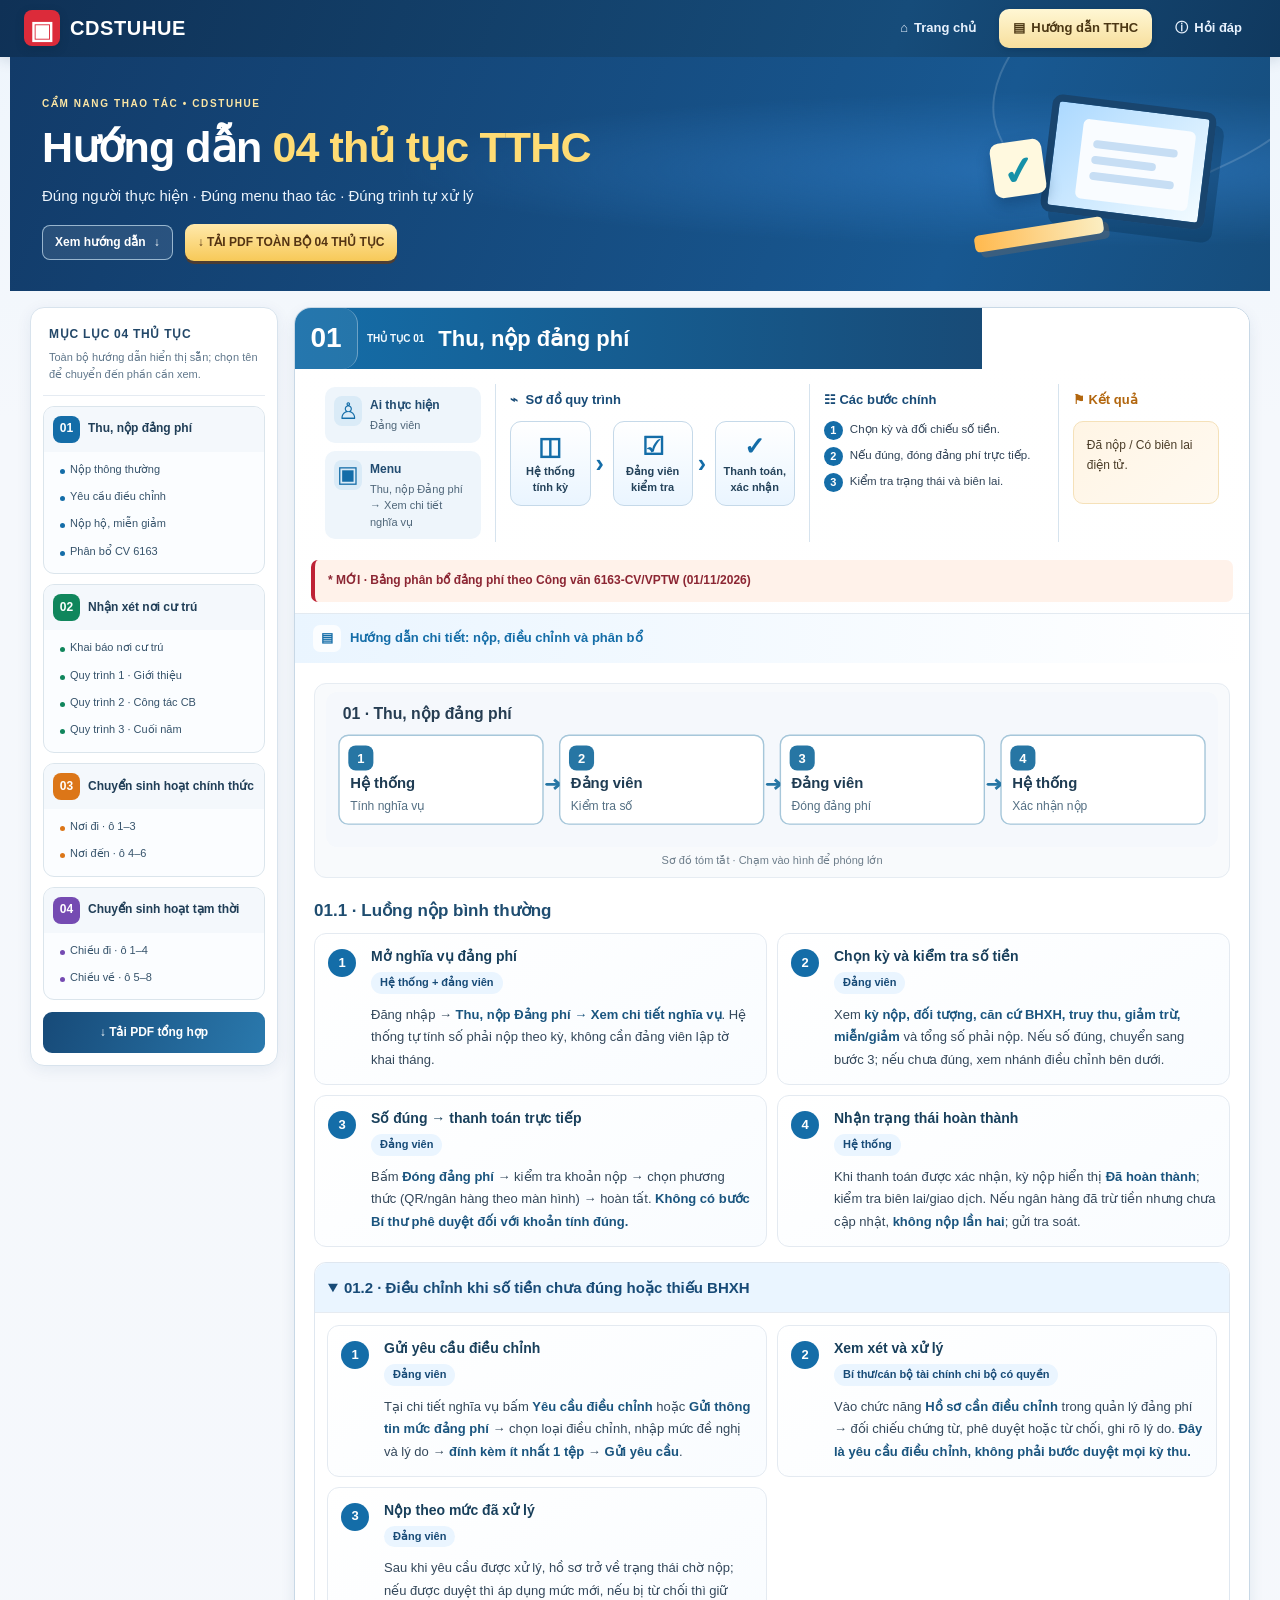
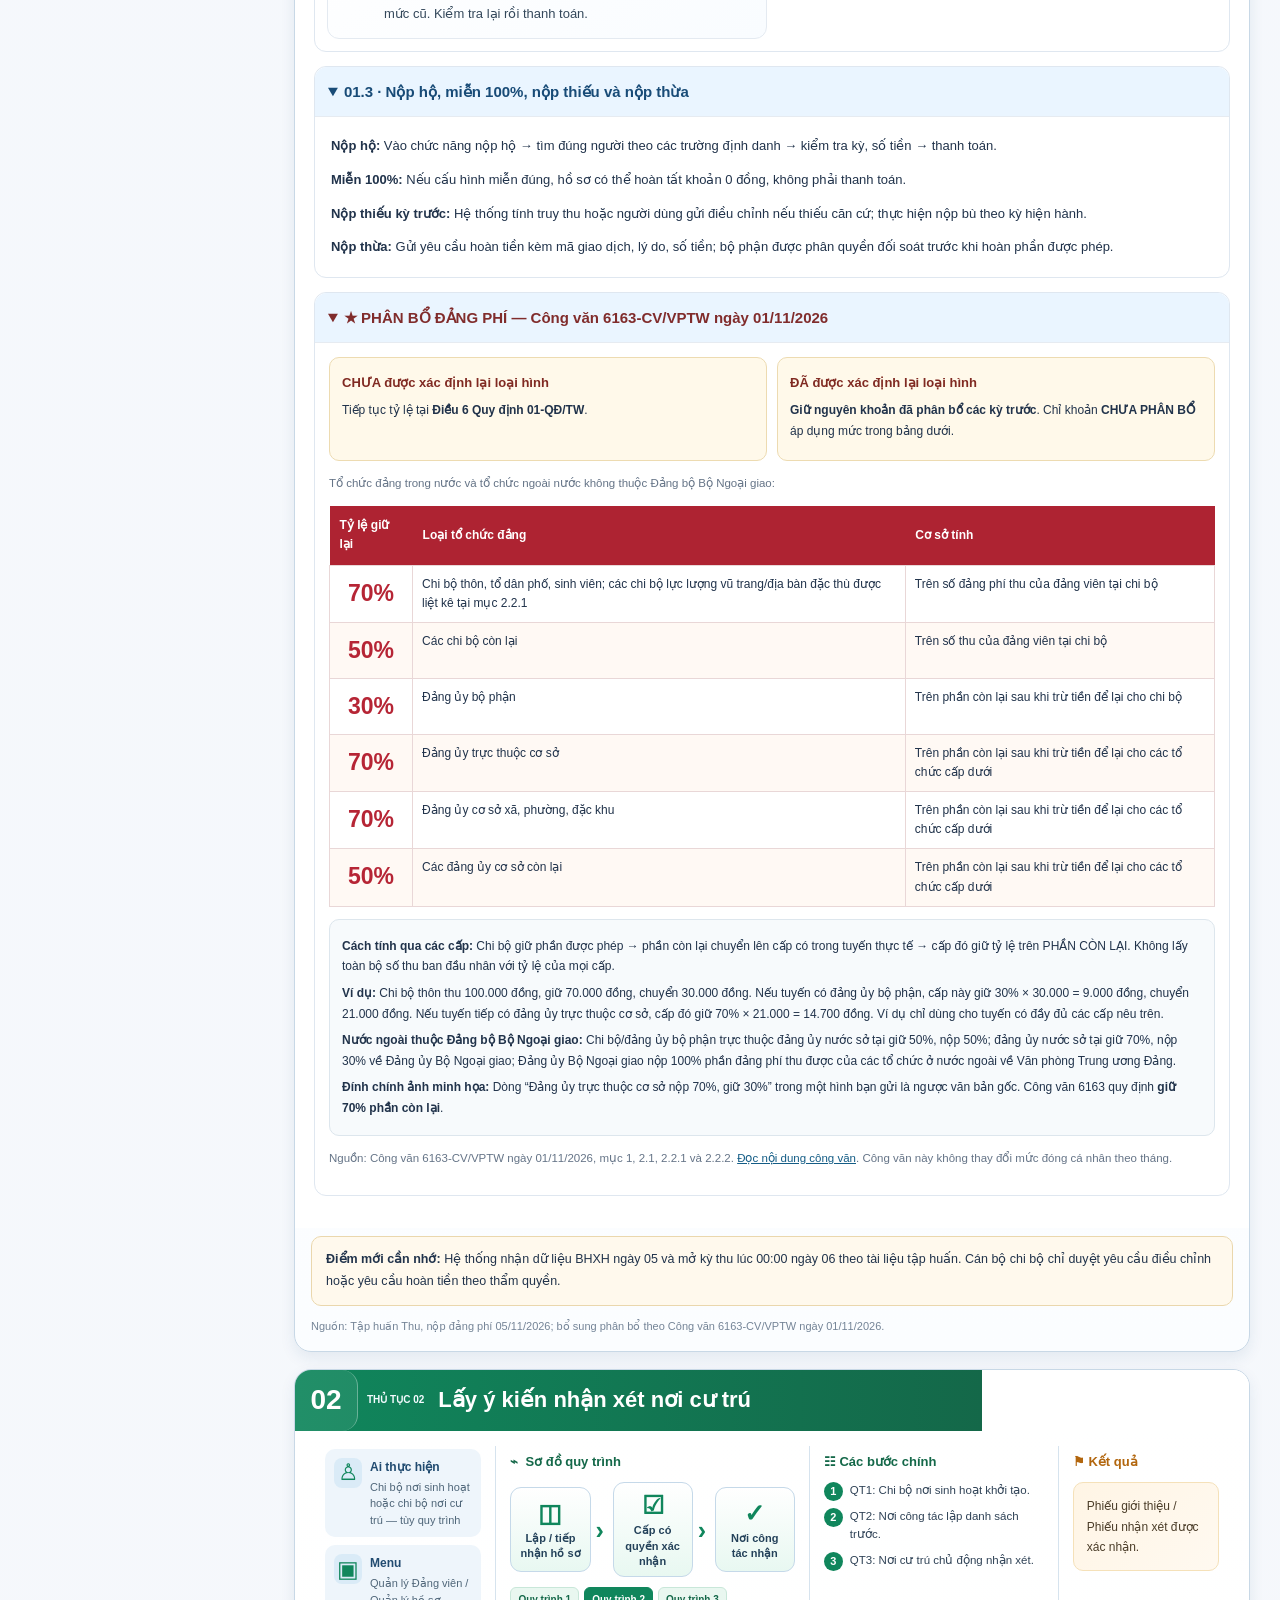
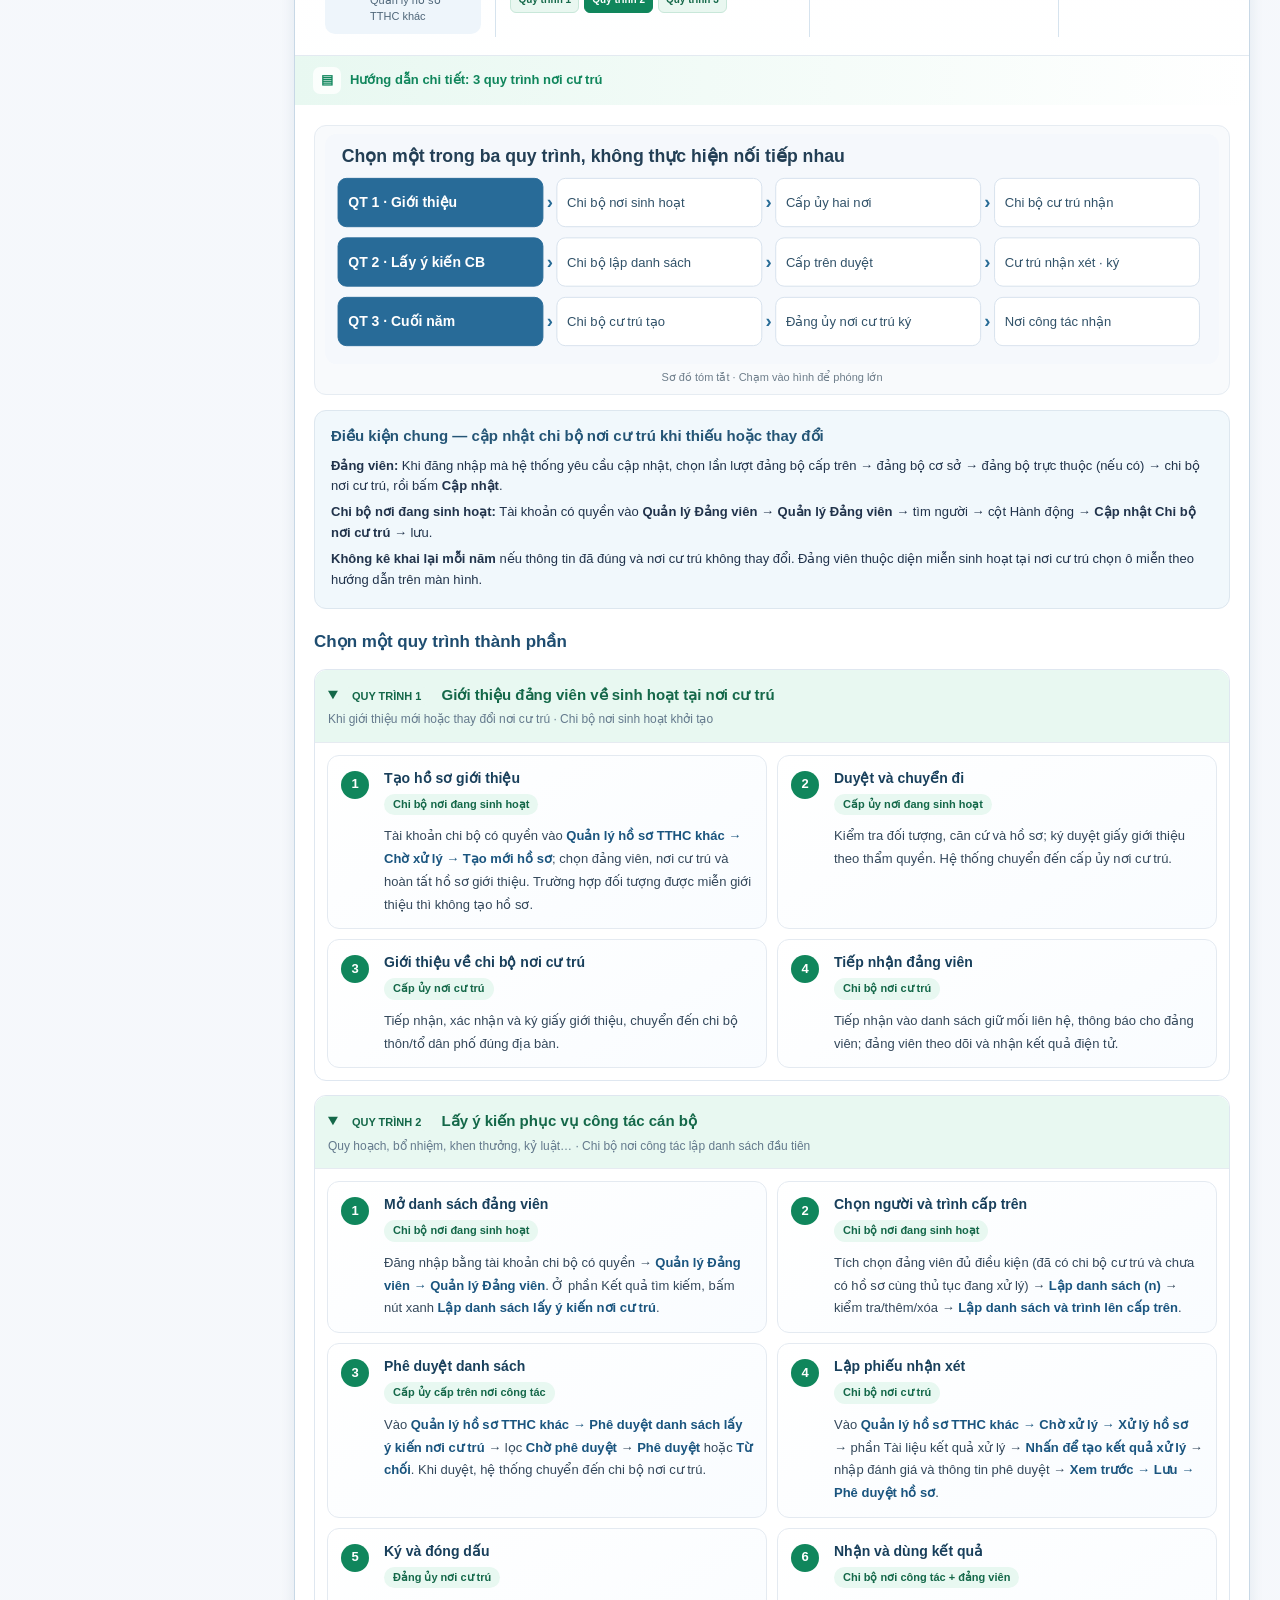
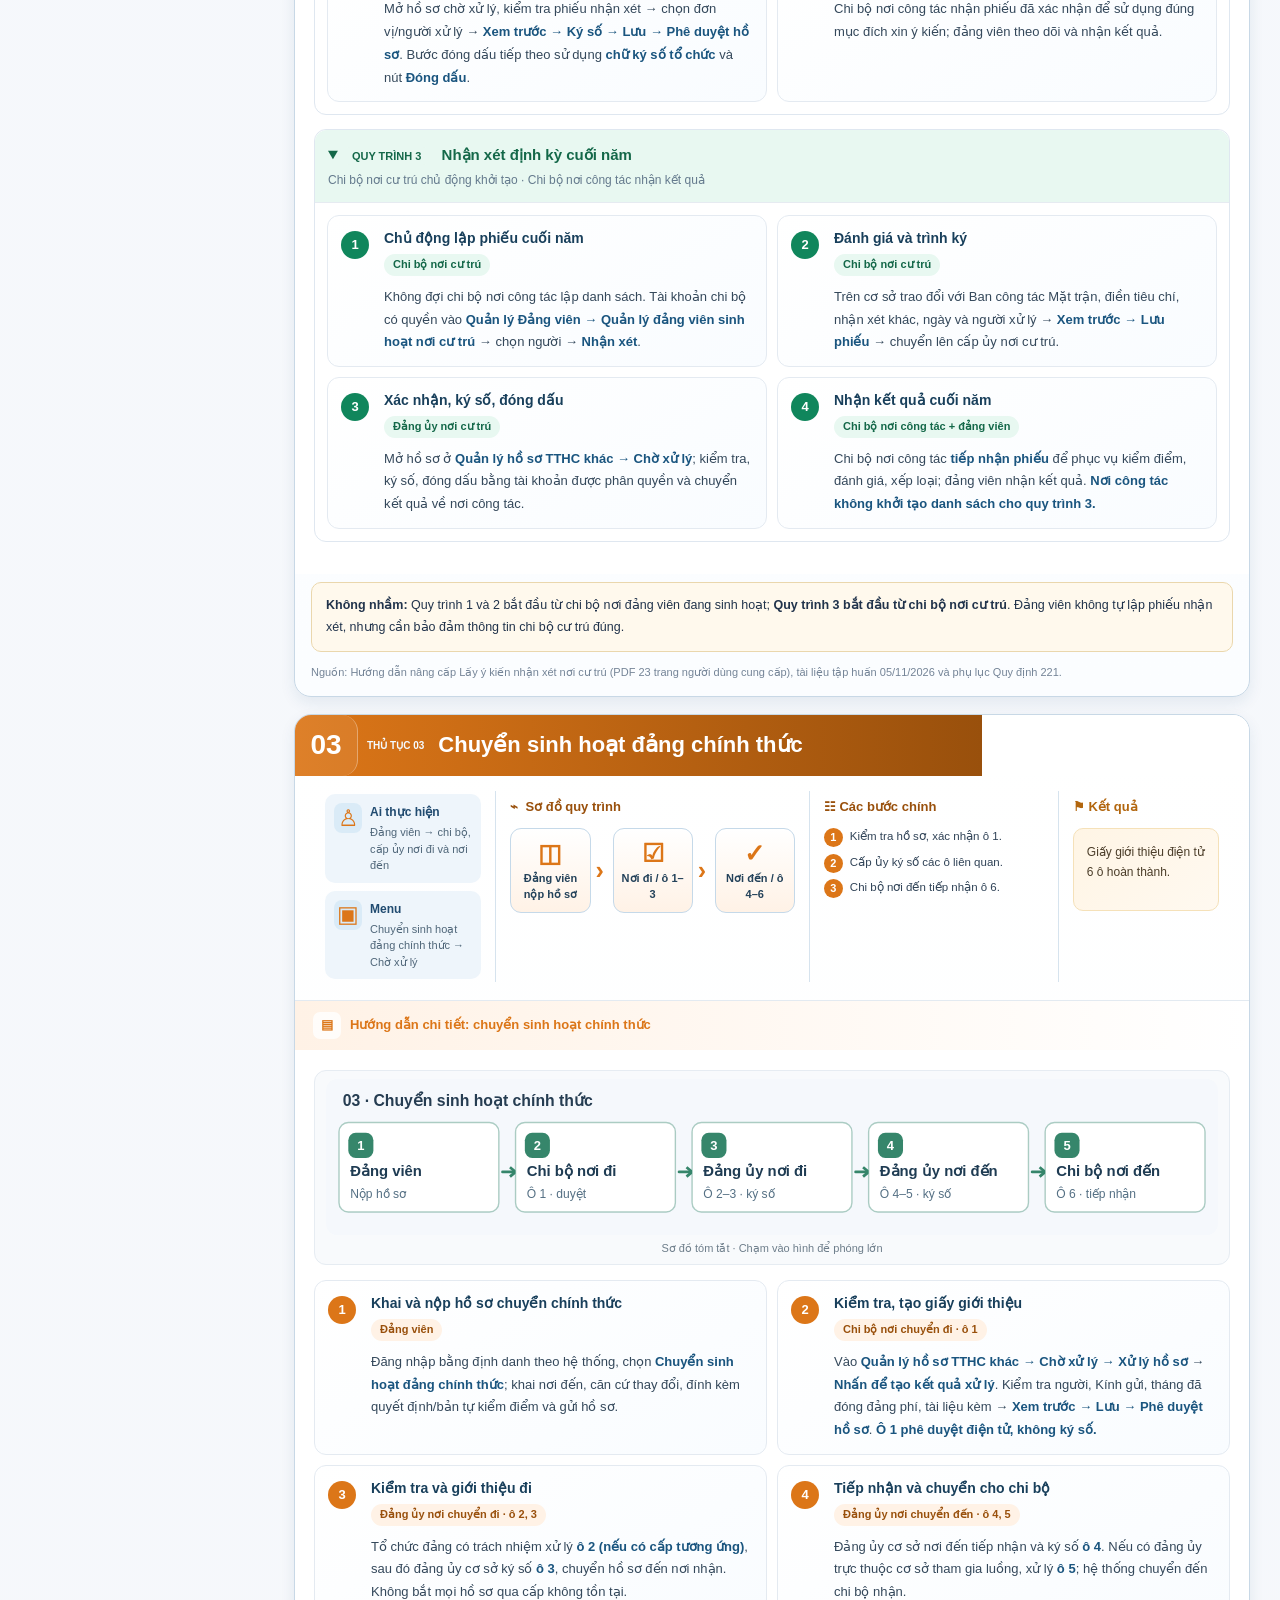
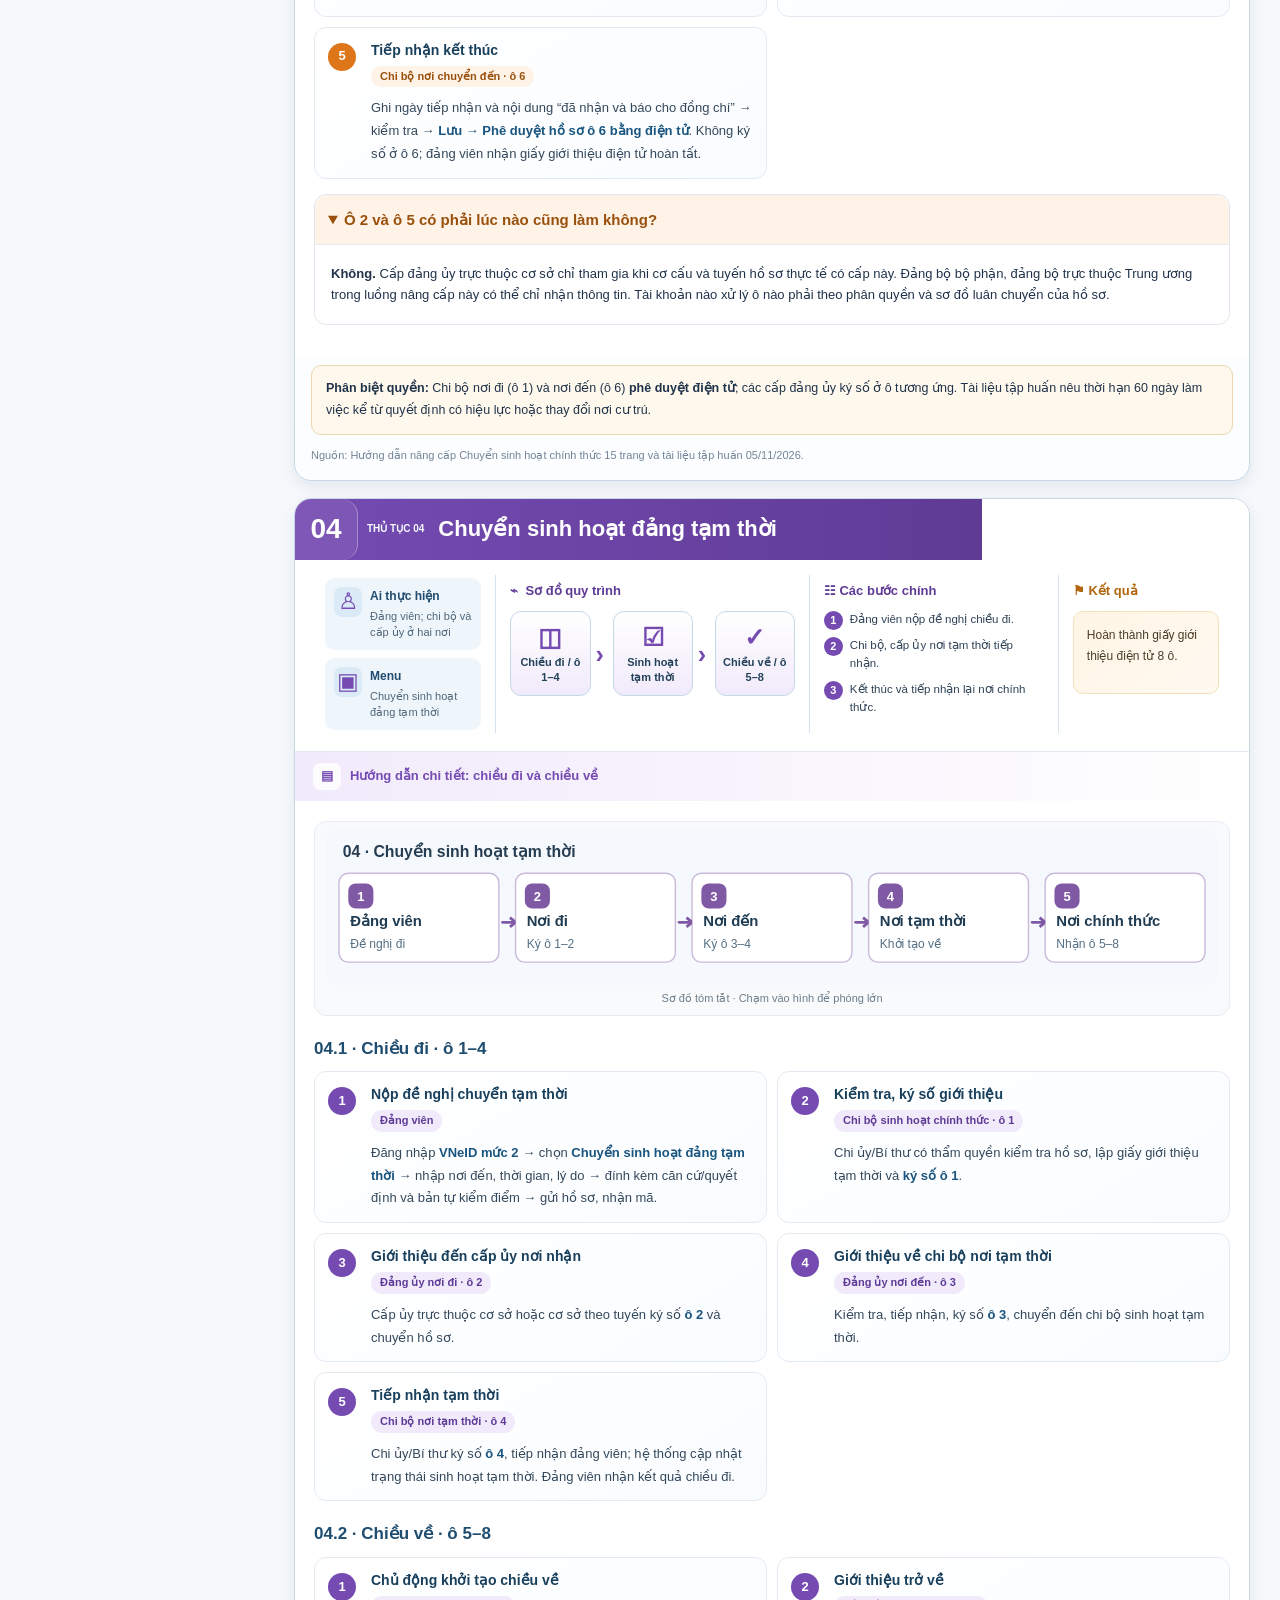
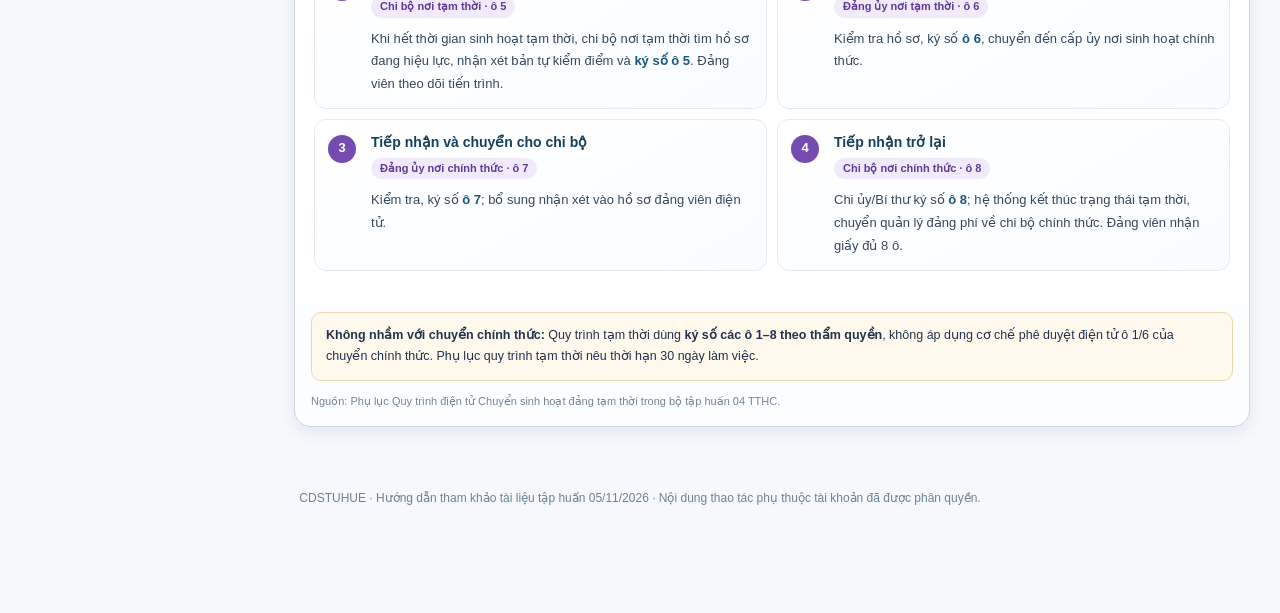
<file: site/cap-nhat-tthc-2026-11.html>
<!doctype html><html lang="vi"><head><meta charset="utf-8"><meta name="viewport" content="width=device-width,initial-scale=1"><meta name="color-scheme" content="light"><title>04 thủ tục TTHC — Hướng dẫn rõ từng bước | CDSTUHUE</title><meta name="description" content="Bốn thủ tục đảng phí, lấy ý kiến nơi cư trú, chuyển sinh hoạt chính thức và tạm thời, hướng dẫn từ đầu đến cuối theo tài liệu tập huấn tháng 11/2026."><style>:root{--ink:#21334b;--muted:#5d7083;--line:#e2e8ef;--blue:#21638f;--paper:#fff;--canvas:#f6f7fb}
*{box-sizing:border-box}html{scroll-behavior:smooth}body{margin:0;background:var(--canvas);color:var(--ink);font:15px/1.7 "Segoe UI",Inter,Arial,sans-serif;-webkit-font-smoothing:antialiased}
a{color:#145d86}.page{max-width:1080px;padding:22px 18px 70px;margin:auto}
.hero{background:linear-gradient(115deg,#1c3859,#214d72);color:white;border-radius:18px;padding:26px 29px;margin-bottom:16px}
.hero h1{font-size:clamp(24px,4vw,33px);margin:0 0 8px;line-height:1.35;letter-spacing:0}
.hero p{margin:0;color:#d8e8f4;font-size:14px}.hero .back{font-size:12px;color:#d8e8f4;display:inline-block;margin-bottom:8px}
.topnav{display:grid;grid-template-columns:repeat(4,minmax(0,1fr));gap:9px;margin:16px 0 22px}
.topnav a{display:flex;flex-direction:column;gap:3px;padding:13px;text-decoration:none;border:1px solid #dfe7f0;background:white;border-radius:12px;min-width:0;color:var(--ink)}
.topnav b{font-size:12px;color:#226c95}.topnav span{font-size:13px;font-weight:800;line-height:1.45}
.procedure{background:#fff;border:1px solid var(--line);border-radius:17px;padding:24px;margin:20px 0;box-shadow:0 5px 20px #172b4610;scroll-margin-top:15px}
.procedure-header{border-bottom:1px solid #edf0f4;padding-bottom:9px}
.procedure-header .num{font-size:11px;letter-spacing:.06em;font-weight:900;color:#226e9b}
.procedure h2{font-size:clamp(21px,3.2vw,26px);line-height:1.4;margin:5px 0 6px;font-weight:850;letter-spacing:0;color:#203954}
.lead{color:#4e6275;font-size:14px;margin:0 0 5px}
.diagram{margin:14px 0 17px;border:1px solid #e6ecf2;background:#f8fafc;border-radius:12px;padding:7px}
.diagram img{display:block;max-width:100%;height:auto;margin:auto;object-fit:contain}
.diagram figcaption{text-align:center;font-size:11px;color:#6d7d8a;padding:4px 0 0}
.section-subtitle{font-size:17px;color:#1f4d70;line-height:1.5;margin:20px 0 10px}
.steps{counter-reset:step;list-style:none;margin:8px 0 15px;padding:0;display:grid;gap:10px}
.step{counter-increment:step;border:1px solid #e2e9f0;background:#fcfdff;border-radius:12px;padding:12px 13px 12px 56px;position:relative;min-width:0}
.step:before{content:counter(step);position:absolute;left:13px;top:15px;display:grid;place-items:center;background:#276f9d;color:white;font-size:13px;font-weight:900;width:28px;height:28px;border-radius:50%}
.step-inner{min-width:0}.step-action{font-size:14px;font-weight:850;color:#183f5b;display:block;line-height:1.5}.step-actor{display:inline-block;color:#7b4a0b;background:#fff0d7;border-radius:20px;padding:2px 9px;font-size:11px;font-weight:800;margin:5px 0}
.step p{font-size:13px;line-height:1.75;margin:5px 0 0;color:#34485b}.step p strong,.step p b{color:#1a557f}
.branch{border:1px solid #dfe7f0;border-radius:12px;background:#fff;margin:11px 0;scroll-margin-top:16px}
.branch summary{cursor:pointer;padding:15px 17px;font-size:14px;font-weight:850;color:#214e70;line-height:1.55;list-style-position:inside}
.branch[open] summary{border-bottom:1px solid #e6ebf1;background:#f1f7fc;border-radius:12px 12px 0 0}.branch>.steps{padding:12px;margin:0}.branch>.plain-info{padding:6px 16px}.plain-info p{font-size:13px}
.branch-number{background:#e5edf6;color:#175579;padding:3px 8px;border-radius:6px;font-size:11px;margin-right:8px;white-space:nowrap}
.branch summary small{display:block;color:#647a8d;font-size:12px;font-weight:500;margin:4px 0 0 0}
.shared-prep{padding:13px 16px;border:1px solid #dde7ef;background:#f5f9fc;border-radius:12px;margin:12px 0}
.shared-prep h3{font-size:15px;color:#245576;margin:0 0 8px}.shared-prep p{margin:5px 0;font-size:13px}
.procedural-note{background:#fff9ed;border:1px solid #ead7ad;border-radius:10px;padding:12px 14px;font-size:12.5px;line-height:1.75;margin-top:14px}
.source-note{font-size:11px;color:#748497;display:flex;justify-content:space-between;align-items:center;gap:10px;flex-wrap:wrap;margin:13px 0 0}.download{background:#eaf3fa;color:#16628e;padding:8px 12px;border-radius:9px;font-size:12px;font-weight:850;text-decoration:none}
.footer{text-align:center;color:#75899b;font-size:12px;padding:20px}
@media(min-width:860px){.steps{grid-template-columns:repeat(2,minmax(0,1fr))}.topnav span{font-size:14px}}
@media(max-width:650px){.page{padding:10px 9px 35px}.hero{padding:21px 16px;border-radius:14px}.topnav{grid-template-columns:repeat(2,minmax(0,1fr))}.procedure{padding:14px}.step{padding-left:49px}.step:before{left:11px;width:26px;height:26px}.source-note{display:block}.download{display:inline-block;margin-top:9px}.diagram{max-width:100%;overflow:hidden}.diagram img{min-width:0;width:100%;height:auto}}
@media(prefers-reduced-motion:reduce){html{scroll-behavior:auto}}
/* v48 - CDSTUHUE dashboard styling inspired by the approved concept illustration. */
:root{--accent:#146da8;--soft:#eaf5ff;--dark:#19446b;--shadow:0 4px 15px #153f6714}
body{background:linear-gradient(180deg,#eef5fc 0,#f5f8fc 420px,#f6f8fb 100%);line-height:1.6}
.site-bar{background:linear-gradient(110deg,#0f3156,#164c7a 70%,#10395f);color:#fff;box-shadow:0 3px 13px #15335425}
.site-bar-inner{max-width:1290px;margin:auto;display:flex;align-items:center;justify-content:space-between;gap:16px;padding:9px 24px}
.brand{color:#fff;text-decoration:none;font-size:20px;font-weight:900;letter-spacing:.03em;display:flex;align-items:center;gap:10px}
.brand-mark{display:grid;place-items:center;width:36px;height:36px;background:#dc2b3a;color:#fff;border-radius:8px;box-shadow:0 3px 8px #07243c45;font-size:25px}
.site-links{display:flex;gap:9px;align-items:center}
.site-links a{display:flex;gap:6px;align-items:center;padding:9px 14px;border-radius:10px;color:#e7f1fd;text-decoration:none;font-size:13px;font-weight:700}
.site-links a[aria-current="page"]{color:#4b3714;background:linear-gradient(#fff7d4,#f7df9d);box-shadow:0 2px 5px #062d4c50}
.site-links a:hover{background:#ffffff20}
.page{max-width:1260px;padding:0 20px 60px}
.hero{margin:0 -20px 16px;border-radius:0;padding:33px 32px 30px;min-height:193px;position:relative;overflow:hidden;display:flex;align-items:center;justify-content:space-between;background:radial-gradient(ellipse at 85% 48%,#2f7ac2a8 0,transparent 45%),linear-gradient(112deg,#123b69,#185891 75%,#164d7c)}
.hero:after{content:"";position:absolute;width:360px;height:220px;right:-80px;top:-100px;border:2px solid #ffffff27;border-radius:45%;transform:rotate(-25deg)}
.hero-text{max-width:760px;z-index:1;position:relative}
.hero-eyebrow{font-size:10px;letter-spacing:.16em;font-weight:800;color:#fce6a4}
.hero h1{font-size:clamp(28px,3.4vw,43px);line-height:1.2;margin:8px 0 11px;letter-spacing:-.02em}
.hero h1 span{color:#ffdc74}
.hero p{color:#ecf4fc;font-size:15px;line-height:1.65;max-width:650px}
.hero-link{margin-top:15px;display:inline-flex;gap:8px;align-items:center;border:1px solid #d0e7f6ab;background:#ffffff18;border-radius:8px;padding:7px 12px;font-size:12px;font-weight:800;text-decoration:none;color:white}
.hero-art{width:246px;height:150px;flex:0 0 246px;position:relative;z-index:1;margin-right:22px}
.hero-book{position:absolute;width:165px;height:118px;right:5px;top:2px;border-radius:10px;background:linear-gradient(130deg,#acd9ff,#f2fbff);border:7px solid #19456e;box-shadow:9px 12px 0 #082d4c52;transform:rotate(7deg)}
.hero-sheet{position:absolute;right:24px;top:24px;width:113px;height:80px;border-radius:6px;background:#f9fcff;transform:rotate(7deg);padding:12px}
.hero-sheet i{display:block;width:85px;height:8px;background:#c7def4;border-radius:4px;margin:8px 0}.hero-sheet i:nth-child(2){width:65px}
.hero-check{position:absolute;top:40px;left:22px;background:#fff9df;border-radius:9px;width:52px;height:55px;display:grid;place-items:center;color:#1591a8;font-size:39px;font-weight:900;box-shadow:0 7px 14px #06284d59;transform:rotate(-8deg)}
.hero-gold{position:absolute;bottom:8px;left:4px;width:130px;height:17px;border-radius:5px;background:linear-gradient(90deg,#ffb94e,#fbeec2);box-shadow:5px 6px 0 #ab7b4e3b;transform:rotate(-9deg)}
.topnav{display:grid;grid-template-columns:repeat(4,minmax(0,1fr));gap:12px;margin:16px 0 21px}
.topnav a{flex-direction:row;align-items:center;gap:9px;min-height:62px;padding:9px 10px;background:linear-gradient(180deg,#fff,#f8fbff);border-radius:12px;box-shadow:var(--shadow);border:1px solid #cfe0ec;transition:transform .16s,box-shadow .16s}
.topnav a:hover,.topnav a:focus-visible{transform:translateY(-2px);box-shadow:0 6px 19px #1a477f25}
.topnav b{font-size:19px;min-width:42px;height:40px;border-radius:12px;background:var(--accent);color:#fff;display:grid;place-items:center;box-shadow:inset 0 -2px #0002}
.topnav span{font-size:12px;line-height:1.35;color:#213e5e}
.topnav a.nav-noi-cu-tru b{background:#15875e}.topnav a.nav-chinh-thuc b{background:#df7819}.topnav a.nav-tam-thoi b{background:#784bb2}
.procedure{--accent:#146da8;--soft:#eaf5ff;--dark:#184b77;margin:18px 0;padding:0;border:1px solid #c8d8e6;border-radius:17px;background:linear-gradient(180deg,#fff,#fbfdff);box-shadow:0 6px 15px #17497616;overflow:hidden}
.procedure-noi-cu-tru{--accent:#10865c;--soft:#e8f8f1;--dark:#146849}
.procedure-chinh-thuc{--accent:#dc7618;--soft:#fff2e6;--dark:#99500c}
.procedure-tam-thoi{--accent:#754bb2;--soft:#f1eafb;--dark:#5f3b95}
.procedure-header{background:linear-gradient(90deg,var(--accent),var(--dark) 72%,#fff 72%);border:0;padding:0 16px 0 0;min-height:58px;display:flex;align-items:center;gap:14px}
.procedure-header .num{display:flex;align-items:center;gap:9px;letter-spacing:normal;font-size:10px;font-weight:900;color:#f5fbff;white-space:nowrap}
.procedure-header .num b{display:grid;place-items:center;min-width:63px;height:61px;border-radius:0 16px 16px 0;color:#fff;background:#ffffff13;font-size:28px;font-weight:900;border-right:1px solid #ffffff53}
.procedure-header h2{color:#fff;font-size:clamp(16px,2vw,22px);letter-spacing:0;margin:0;font-weight:850;line-height:1.3;max-width:67%}
.procedure-header .lead{display:none}
.dashboard-preview{display:grid;grid-template-columns:20% 34% 27% 19%;padding:15px 16px 18px;gap:0}
.dashboard-preview>div{min-width:0;padding:3px 14px}
.dashboard-preview>div+div{border-left:1px solid #d6e3ee}
.preview-meta{display:flex;flex-direction:column;gap:8px}
.mini-info{display:flex;gap:8px;background:#eef5fb;border-radius:10px;padding:9px}
.mini-icon{display:grid;place-items:center;flex:0 0 28px;width:28px;height:30px;border-radius:8px;background:#daebf7;color:var(--accent);font-size:23px;line-height:1}
.mini-info b{display:block;font-size:12px;color:#214b70;line-height:1.5}
.mini-info p{font-size:11px;margin:3px 0 0;color:#4f6679;line-height:1.5}
.dashboard-preview h3{font-size:13px;display:flex;gap:7px;align-items:center;line-height:1.35;margin:4px 0 12px;color:var(--dark)}
.flow-chips{display:flex;align-items:center;justify-content:space-between;gap:5px}
.flow-chip{font-size:11px;line-height:1.4;text-align:center;background:linear-gradient(#fff,var(--soft));border:1px solid #c5d9e9;border-radius:11px;min-height:85px;padding:10px 6px 7px;display:flex;flex-direction:column;align-items:center;justify-content:center;gap:5px;flex:1;min-width:0;color:#24425a;font-weight:750}
.flow-icon{font-size:25px;color:var(--accent);font-weight:900;line-height:1}
.flow-arrow{font-size:25px;font-weight:900;color:var(--accent);flex:0 0 12px}
.preview-steps ol{list-style:none;counter-reset:mini;margin:0;padding:0;display:grid;gap:8px}
.preview-steps li{counter-increment:mini;position:relative;padding-left:26px;font-size:11.5px;line-height:1.55;color:#304357}
.preview-steps li:before{content:counter(mini);position:absolute;left:0;top:0;width:19px;height:19px;background:var(--accent);border-radius:50%;color:#fff;font-size:11px;font-weight:900;text-align:center;line-height:19px}
.preview-result h3{color:#b2660e}
.preview-result p{font-size:12px;line-height:1.7;padding:13px;background:linear-gradient(135deg,#fff5e5,#fff9f0);border:1px solid #f5e1b9;border-radius:10px;color:#4b3d29;margin:0;min-height:83px}
.inline-branches{display:flex;flex-wrap:wrap;gap:5px;margin-top:10px}
.inline-branches a{font-size:10px;color:var(--dark);background:#e9f7f0;border-radius:6px;padding:4px 7px;text-decoration:none;font-weight:800;border:1px solid #c8e7d9}
.inline-branches a.active{background:var(--accent);color:white;border-color:var(--accent)}
.procedure-details{border-top:1px solid #e3eaf1;background:#fff;margin:0}
.procedure-details>summary{list-style:none;display:flex;align-items:center;gap:9px;padding:11px 18px;font-size:13px;color:var(--accent);font-weight:850;cursor:pointer;background:linear-gradient(90deg,var(--soft),#fff)}
.procedure-details>summary::-webkit-details-marker{display:none}
.summary-icon{width:28px;height:27px;display:grid;place-items:center;background:#ffffffc9;border-radius:7px}
.summary-chevron{margin-left:auto;font-size:22px;line-height:1;transition:transform .18s}
.procedure-details[open] .summary-chevron{transform:rotate(180deg)}
.procedure-details-body{padding:11px 19px 18px}
.procedure-details-body .diagram{margin:8px 0 15px;max-width:100%}
.procedure .steps{grid-template-columns:repeat(2,minmax(0,1fr));gap:10px}
.procedure .step{background:linear-gradient(150deg,#fff,#f9fcff);border:1px solid #e4eaf1}
.procedure .step:before{background:var(--accent)}
.procedure .step-actor{color:var(--dark);background:var(--soft)}
.procedure .branch[open] summary{background:var(--soft);color:var(--dark)}
.procedure .branch-number{color:var(--dark);background:var(--soft)}
.procedure .shared-prep{background:#f1f8fc}
.procedural-note{margin:8px 16px 12px;border-radius:10px}
.source-note{padding:0 16px 15px;margin:0}
.download{background:var(--soft);color:var(--dark)}
.footer{margin:25px auto;color:#6c8396}
@media(max-width:1080px){.dashboard-preview{grid-template-columns:24% 40% 36%}.preview-result{grid-column:1/-1;border-left:0!important;border-top:1px solid #d6e3ee;margin-top:13px;padding-top:12px!important}.preview-result p{min-height:0;padding:10px}.dashboard-preview>div{padding-left:11px;padding-right:11px}}
@media(max-width:760px){.site-bar-inner{padding:8px 13px}.brand{font-size:16px}.brand-mark{height:30px;width:30px;font-size:21px}.site-links a{font-size:12px;padding:8px 9px}.site-links a span{display:none}.page{padding:0 10px 40px}.hero{margin:0 -10px 14px;padding:25px 17px;min-height:180px}.hero-art{opacity:.35;width:125px;flex-basis:125px;margin-right:-14px;transform:scale(.75);transform-origin:center}.hero h1{font-size:28px}.hero p{font-size:13px}.topnav{grid-template-columns:repeat(2,minmax(0,1fr));gap:8px;margin:10px 0 16px}.topnav a{min-height:60px;padding:8px}.topnav b{min-width:35px;height:36px;font-size:17px}.topnav span{font-size:11px}.procedure{margin:13px 0;border-radius:15px}.procedure-header{padding-right:8px;gap:8px;background:linear-gradient(90deg,var(--accent),var(--dark));min-height:59px}.procedure-header .num b{min-width:49px;height:60px;font-size:22px}.procedure-header .num>span{display:none}.procedure-header h2{font-size:18px;max-width:none}.dashboard-preview{grid-template-columns:1fr 1fr;padding:11px 10px 14px;gap:10px}.dashboard-preview>div{padding:0 4px!important;border:0!important}.preview-meta{grid-column:1/-1;display:grid;grid-template-columns:1fr 1fr;gap:8px}.preview-flow{grid-column:1/-1}.preview-steps,.preview-result{grid-column:auto;margin:0}.preview-result{border-top:0!important}.mini-info{padding:9px}.mini-info p{font-size:11px}.flow-chip{min-height:75px;gap:3px;font-size:11px}.flow-icon{font-size:20px}.preview-steps h3,.preview-result h3{font-size:12px}.preview-steps li{font-size:11px}.preview-result p{padding:9px;font-size:11px;line-height:1.6}.procedure-details-body{padding:10px 12px}.procedure .steps{grid-template-columns:1fr}.procedural-note{margin:8px 11px 12px}.source-note{padding:0 12px 13px}.inline-branches a{flex:1;text-align:center}.hero-link{font-size:11px}}
@media(max-width:405px){.hero-art{display:none}.preview-meta{grid-template-columns:1fr 1fr}.mini-icon{display:none}.dashboard-preview{grid-template-columns:1fr}.preview-flow,.preview-meta{grid-column:1/-1}.preview-steps,.preview-result{grid-column:1/-1}.preview-steps ol{grid-template-columns:1fr}.site-links{gap:2px}}
@media(prefers-reduced-motion:reduce){.topnav a,.summary-chevron{transition:none}}
/* CV 6163: one compact, source-verified allocation table */
.alloc-highlight{display:block;margin:0 16px 11px;background:#fff2ea;border-left:4px solid #be2235;color:#8c2633;border-radius:7px;padding:11px 13px;font-size:12px;font-weight:850;text-decoration:none}
.allocation-6163 summary{background:#fff3f0!important;color:#802c2c!important}
.alloc-body{padding:14px}.alloc-cases{display:grid;grid-template-columns:1fr 1fr;gap:10px}.alloc-cases>div{border:1px solid #eddbb1;background:#fff9ea;padding:12px;border-radius:10px}
.alloc-cases b{font-size:13px;color:#802a22}.alloc-cases p,.alloc-notes p{font-size:12px;line-height:1.72;margin:6px 0}
.alloc-small{font-size:11.5px;color:#657487;line-height:1.7;margin:13px 0}
.alloc-scroll{overflow-x:auto}.alloc-table{border-collapse:collapse;width:100%;min-width:495px;font-size:12px;line-height:1.6}
.alloc-table th{background:#ae2332;color:white;text-align:left;padding:10px}.alloc-table td{padding:9px;border:1px solid #e9d7d7;vertical-align:top}
.alloc-table tr:nth-child(even){background:#fff9f4}.alloc-table td:first-child{font-weight:900;color:#b62535;font-size:23px;white-space:nowrap;text-align:center}
.alloc-notes{border-radius:10px;border:1px solid #dde6ed;background:#f7fafc;margin-top:12px;padding:10px 12px}
@media(max-width:650px){.alloc-cases{grid-template-columns:1fr}.alloc-body{padding:10px}.alloc-highlight{margin:0 11px 9px}}
/* TTHC full-open handbook, two-level visible menu, one unified PDF */
.guide-layout{display:grid;grid-template-columns:minmax(210px,248px) minmax(0,1fr);gap:16px;align-items:start}
.guide-sidebar,.guide-body{min-width:0}.guide-sticky{position:sticky;top:12px;max-height:calc(100vh - 24px);overflow-y:auto;background:#fff;border:1px solid #d8e3ed;border-radius:14px;box-shadow:0 4px 16px #143c6613;padding:12px}
.guide-menu-intro{padding:5px 6px 12px;border-bottom:1px solid #e5ebf2;margin-bottom:10px}
.guide-menu-intro b{display:block;color:#224768;letter-spacing:.06em;font-size:12px}
.guide-menu-intro small{display:block;font-size:11px;color:#61788c;line-height:1.55;margin-top:4px}
.guide-menu{display:grid;gap:10px}
.guide-menu-group{--navcolor:#146da8;border:1px solid #dbe5ec;background:#fbfdff;border-radius:11px;overflow:hidden}
.menu-noi-cu-tru{--navcolor:#10865c}.menu-chinh-thuc{--navcolor:#dc7618}.menu-tam-thoi{--navcolor:#754bb2}
.guide-menu-parent{display:flex;align-items:center;gap:8px;color:#203e57;font-size:12px;font-weight:850;text-decoration:none;padding:9px;background:#f4f8fc;line-height:1.45}
.guide-menu-parent span{width:27px;height:27px;background:var(--navcolor);color:#fff;display:grid;place-items:center;border-radius:8px;font-weight:900;flex-shrink:0}
.guide-subitems{display:grid;padding:4px 5px 8px 13px}
.guide-subitems a{font-size:11px;line-height:1.4;padding:6px 6px 6px 13px;position:relative;color:#36536b;text-decoration:none;border-radius:6px}
.guide-subitems a:before{content:"";width:5px;height:5px;background:var(--navcolor);border-radius:50%;position:absolute;top:13px;left:3px}
.guide-subitems a:hover,.guide-subitems a:focus-visible{background:#eef5fa;text-decoration:underline;color:#123d5f}
.sidebar-download{display:flex;align-items:center;justify-content:center;background:linear-gradient(110deg,#174a78,#2a79ad);border-radius:9px;color:#fff;text-decoration:none;font-weight:850;font-size:12px;padding:11px 8px;margin-top:12px}
.guide-body .procedure{margin:0 0 17px}
.hero-pdf{display:inline-flex;align-items:center;gap:8px;margin:15px 0 0 12px;padding:9px 13px;background:linear-gradient(#ffe9ab,#f7c958);color:#543413!important;border-radius:9px;font-size:12px;font-weight:900;text-decoration:none;box-shadow:0 3px 0 #6b3b12a8}
details[open] summary{cursor:default!important;pointer-events:none;user-select:none}
.procedure-details>summary,.branch>summary{cursor:default!important;pointer-events:none}
.procedure-details .summary-chevron{display:none!important}
.procedure-details[open]>.procedure-details-body{display:block!important}
.procedure-details .branch{margin-top:14px;margin-bottom:14px}
.procedure-details .branch summary{background:var(--soft)!important;font-size:15px;padding:13px}
.procedure-details-body{padding-top:12px}
[id]{scroll-margin-top:19px}
@media(max-width:1050px){.guide-layout{grid-template-columns:minmax(190px,210px) minmax(0,1fr);gap:10px}.guide-sticky{padding:9px}}
@media(max-width:800px){.guide-layout{grid-template-columns:1fr;gap:11px}.guide-sticky{position:static;max-height:none}.guide-menu{grid-template-columns:repeat(2,minmax(0,1fr));gap:8px}.guide-body .procedure{margin-bottom:14px}.hero-pdf{margin-left:0}}
@media(max-width:420px){.guide-menu{grid-template-columns:1fr}.guide-subitems{grid-template-columns:repeat(2,minmax(0,1fr));gap:0 5px}.hero-pdf{display:flex;justify-content:center;max-width:100%}}
@media print{.guide-sidebar,.hero-pdf,.site-bar{display:none!important}.guide-layout{display:block}details,details>*{display:block!important}}
</style></head>
<body>
<header class="site-bar"><div class="site-bar-inner"><a class="brand" href="index.html" aria-label="Về trang chủ CDSTUHUE"><span class="brand-mark" aria-hidden="true">▣</span>CDSTUHUE</a><nav class="site-links" aria-label="Điều hướng chính"><a href="index.html">⌂ <span>Trang chủ</span></a><a href="cap-nhat-tthc-2026-11.html" aria-current="page">▤ <span>Hướng dẫn TTHC</span></a><a href="hoi-dap.html?view=qa-tthc">ⓘ <span>Hỏi đáp</span></a></nav></div></header>
<main class="page"><div class="hero"><div class="hero-text"><span class="hero-eyebrow">CẨM NANG THAO TÁC • CDSTUHUE</span><h1>Hướng dẫn <span>04 thủ tục TTHC</span></h1><p>Đúng người thực hiện · Đúng menu thao tác · Đúng trình tự xử lý</p><a class="hero-link" href="#dang-phi">Xem hướng dẫn <span aria-hidden="true">↓</span></a><a class="hero-pdf" href="downloads/cam-nang-04-tthc-2026-11.pdf" download>↓ TẢI PDF TOÀN BỘ 04 THỦ TỤC</a></div><div class="hero-art" aria-hidden="true"><div class="hero-book"></div><div class="hero-sheet"><i></i><i></i><i></i></div><div class="hero-check">✓</div><div class="hero-gold"></div></div></div>
<div class="guide-layout"><aside class="guide-sidebar" aria-label="Mục lục TTHC"><div class="guide-sticky"><div class="guide-menu-intro"><b>MỤC LỤC 04 THỦ TỤC</b><small>Toàn bộ hướng dẫn hiển thị sẵn; chọn tên để chuyển đến phần cần xem.</small></div><nav class="guide-menu"><div class="guide-menu-group menu-dang-phi"><a class="guide-menu-parent" href="#dang-phi"><span>01</span>Thu, nộp đảng phí</a><div class="guide-subitems"><a href="#nop-thong-thuong">Nộp thông thường</a><a href="#dieu-chinh-dang-phi">Yêu cầu điều chỉnh</a><a href="#nop-ho-mien-giam">Nộp hộ, miễn giảm</a><a href="#phan-bo-dang-phi">Phân bổ CV 6163</a></div></div><div class="guide-menu-group menu-noi-cu-tru"><a class="guide-menu-parent" href="#noi-cu-tru"><span>02</span>Nhận xét nơi cư trú</a><div class="guide-subitems"><a href="#chuan-bi-noi-cu-tru">Khai báo nơi cư trú</a><a href="#gioi-thieu-noi-cu-tru">Quy trình 1 · Giới thiệu</a><a href="#y-kien-can-bo">Quy trình 2 · Công tác CB</a><a href="#cuoi-nam">Quy trình 3 · Cuối năm</a></div></div><div class="guide-menu-group menu-chinh-thuc"><a class="guide-menu-parent" href="#chinh-thuc"><span>03</span>Chuyển sinh hoạt chính thức</a><div class="guide-subitems"><a href="#chinh-thuc-noi-di">Nơi đi · ô 1–3</a><a href="#chinh-thuc-noi-den">Nơi đến · ô 4–6</a></div></div><div class="guide-menu-group menu-tam-thoi"><a class="guide-menu-parent" href="#tam-thoi"><span>04</span>Chuyển sinh hoạt tạm thời</a><div class="guide-subitems"><a href="#tam-thoi-chieu-di">Chiều đi · ô 1–4</a><a href="#tam-thoi-chieu-ve">Chiều về · ô 5–8</a></div></div></nav><a class="sidebar-download" href="downloads/cam-nang-04-tthc-2026-11.pdf" download>↓ Tải PDF tổng hợp</a></div></aside><div class="guide-body">
<section id="dang-phi" class="procedure procedure-dang-phi" aria-labelledby="title-dang-phi"><header class="procedure-header"><span class="num"><b>01</b><span>THỦ TỤC 01</span></span><h2 id="title-dang-phi">Thu, nộp đảng phí</h2><p class="lead">Đảng viên kiểm tra nghĩa vụ do hệ thống tính; số đúng thì nộp ngay, chỉ số sai mới gửi yêu cầu điều chỉnh.</p></header><div class="dashboard-preview" aria-label="Tóm tắt thủ tục dang-phi">
 <div class="preview-meta"><div class="mini-info"><span class="mini-icon" aria-hidden="true">♙</span><div><b>Ai thực hiện</b><p>Đảng viên</p></div></div><div class="mini-info"><span class="mini-icon" aria-hidden="true">▣</span><div><b>Menu</b><p>Thu, nộp Đảng phí → Xem chi tiết nghĩa vụ</p></div></div></div>
 <div class="preview-flow"><h3><span aria-hidden="true">⌁</span> Sơ đồ quy trình</h3><div class="flow-chips"><span class="flow-chip"><span class="flow-icon" aria-hidden="true">◫</span>Hệ thống tính kỳ</span><span class="flow-arrow" aria-hidden="true">›</span><span class="flow-chip"><span class="flow-icon" aria-hidden="true">☑</span>Đảng viên kiểm tra</span><span class="flow-arrow" aria-hidden="true">›</span><span class="flow-chip"><span class="flow-icon" aria-hidden="true">✓</span>Thanh toán, xác nhận</span></div></div>
 <div class="preview-steps"><h3>☷ Các bước chính</h3><ol><li>Chọn kỳ và đối chiếu số tiền.</li><li>Nếu đúng, đóng đảng phí trực tiếp.</li><li>Kiểm tra trạng thái và biên lai.</li></ol></div>
 <div class="preview-result"><h3>⚑ Kết quả</h3><p>Đã nộp / Có biên lai điện tử.</p></div>
 </div><a class="alloc-highlight" href="#phan-bo-dang-phi">* MỚI · Bảng phân bổ đảng phí theo Công văn 6163-CV/VPTW (01/11/2026)</a><details class="procedure-details" open><summary><span class="summary-icon" aria-hidden="true">▤</span><span>Hướng dẫn chi tiết: nộp, điều chỉnh và phân bổ</span><span class="summary-chevron" aria-hidden="true">⌄</span></summary><div class="procedure-details-body"><figure class="diagram"><a href="assets/img/tthc-flow-dang-phi-v47.svg" target="_blank" rel="noopener noreferrer" aria-label="Phóng to sơ đồ Thu, nộp đảng phí"><img src="assets/img/tthc-flow-dang-phi-v47.svg" loading="lazy" alt="Thu, nộp đảng phí" width="960" height="155"></a><figcaption>Sơ đồ tóm tắt · Chạm vào hình để phóng lớn</figcaption></figure>
<h3 id="nop-thong-thuong" class="section-subtitle">01.1 · Luồng nộp bình thường</h3><ol class="steps"><li class="step"><div class="step-inner"><strong class="step-action">Mở nghĩa vụ đảng phí</strong><span class="step-actor">Hệ thống + đảng viên</span><p>Đăng nhập → <strong>Thu, nộp Đảng phí → Xem chi tiết nghĩa vụ</strong>. Hệ thống tự tính số phải nộp theo kỳ, không cần đảng viên lập tờ khai tháng.</p></div></li><li class="step"><div class="step-inner"><strong class="step-action">Chọn kỳ và kiểm tra số tiền</strong><span class="step-actor">Đảng viên</span><p>Xem <strong>kỳ nộp, đối tượng, căn cứ BHXH, truy thu, giảm trừ, miễn/giảm</strong> và tổng số phải nộp. Nếu số đúng, chuyển sang bước 3; nếu chưa đúng, xem nhánh điều chỉnh bên dưới.</p></div></li><li class="step"><div class="step-inner"><strong class="step-action">Số đúng → thanh toán trực tiếp</strong><span class="step-actor">Đảng viên</span><p>Bấm <strong>Đóng đảng phí</strong> → kiểm tra khoản nộp → chọn phương thức (QR/ngân hàng theo màn hình) → hoàn tất. <strong>Không có bước Bí thư phê duyệt đối với khoản tính đúng.</strong></p></div></li><li class="step"><div class="step-inner"><strong class="step-action">Nhận trạng thái hoàn thành</strong><span class="step-actor">Hệ thống</span><p>Khi thanh toán được xác nhận, kỳ nộp hiển thị <strong>Đã hoàn thành</strong>; kiểm tra biên lai/giao dịch. Nếu ngân hàng đã trừ tiền nhưng chưa cập nhật, <strong>không nộp lần hai</strong>; gửi tra soát.</p></div></li></ol>
<details id="dieu-chinh-dang-phi" class="branch" open><summary>01.2 · Điều chỉnh khi số tiền chưa đúng hoặc thiếu BHXH</summary><ol class="steps">
<li class="step"><div class="step-inner"><strong class="step-action">Gửi yêu cầu điều chỉnh</strong><span class="step-actor">Đảng viên</span><p>Tại chi tiết nghĩa vụ bấm <strong>Yêu cầu điều chỉnh</strong> hoặc <strong>Gửi thông tin mức đảng phí</strong> → chọn loại điều chỉnh, nhập mức đề nghị và lý do → <strong>đính kèm ít nhất 1 tệp</strong> → <strong>Gửi yêu cầu</strong>.</p></div></li>
<li class="step"><div class="step-inner"><strong class="step-action">Xem xét và xử lý</strong><span class="step-actor">Bí thư/cán bộ tài chính chi bộ có quyền</span><p>Vào chức năng <strong>Hồ sơ cần điều chỉnh</strong> trong quản lý đảng phí → đối chiếu chứng từ, phê duyệt hoặc từ chối, ghi rõ lý do. <strong>Đây là yêu cầu điều chỉnh, không phải bước duyệt mọi kỳ thu.</strong></p></div></li>
<li class="step"><div class="step-inner"><strong class="step-action">Nộp theo mức đã xử lý</strong><span class="step-actor">Đảng viên</span><p>Sau khi yêu cầu được xử lý, hồ sơ trở về trạng thái chờ nộp; nếu được duyệt thì áp dụng mức mới, nếu bị từ chối thì giữ mức cũ. Kiểm tra lại rồi thanh toán.</p></div></li>
</ol></details>
<details id="nop-ho-mien-giam" class="branch" open><summary>01.3 · Nộp hộ, miễn 100%, nộp thiếu và nộp thừa</summary>
<div class="plain-info"><p><b>Nộp hộ:</b> Vào chức năng nộp hộ → tìm đúng người theo các trường định danh → kiểm tra kỳ, số tiền → thanh toán.</p>
<p><b>Miễn 100%:</b> Nếu cấu hình miễn đúng, hồ sơ có thể hoàn tất khoản 0 đồng, không phải thanh toán.</p>
<p><b>Nộp thiếu kỳ trước:</b> Hệ thống tính truy thu hoặc người dùng gửi điều chỉnh nếu thiếu căn cứ; thực hiện nộp bù theo kỳ hiện hành.</p>
<p><b>Nộp thừa:</b> Gửi yêu cầu hoàn tiền kèm mã giao dịch, lý do, số tiền; bộ phận được phân quyền đối soát trước khi hoàn phần được phép.</p></div>
</details><details class="branch allocation-6163" id="phan-bo-dang-phi" open>
<summary>★ PHÂN BỔ ĐẢNG PHÍ — Công văn 6163-CV/VPTW ngày 01/11/2026</summary>
<div class="alloc-body">
<div class="alloc-cases"><div><b>CHƯA được xác định lại loại hình</b><p>Tiếp tục tỷ lệ tại <strong>Điều 6 Quy định 01-QĐ/TW</strong>.</p></div><div><b>ĐÃ được xác định lại loại hình</b><p><strong>Giữ nguyên khoản đã phân bổ các kỳ trước</strong>. Chỉ khoản <strong>CHƯA PHÂN BỔ</strong> áp dụng mức trong bảng dưới.</p></div></div>
<p class="alloc-small">Tổ chức đảng trong nước và tổ chức ngoài nước không thuộc Đảng bộ Bộ Ngoại giao:</p>
<div class="alloc-scroll"><table class="alloc-table"><thead><tr><th>Tỷ lệ giữ lại</th><th>Loại tổ chức đảng</th><th>Cơ sở tính</th></tr></thead><tbody>
<tr><td>70%</td><td>Chi bộ thôn, tổ dân phố, sinh viên; các chi bộ lực lượng vũ trang/địa bàn đặc thù được liệt kê tại mục 2.2.1</td><td>Trên số đảng phí thu của đảng viên tại chi bộ</td></tr>
<tr><td>50%</td><td>Các chi bộ còn lại</td><td>Trên số thu của đảng viên tại chi bộ</td></tr>
<tr><td>30%</td><td>Đảng ủy bộ phận</td><td>Trên phần còn lại sau khi trừ tiền để lại cho chi bộ</td></tr>
<tr><td>70%</td><td>Đảng ủy trực thuộc cơ sở</td><td>Trên phần còn lại sau khi trừ tiền để lại cho các tổ chức cấp dưới</td></tr>
<tr><td>70%</td><td>Đảng ủy cơ sở xã, phường, đặc khu</td><td>Trên phần còn lại sau khi trừ tiền để lại cho các tổ chức cấp dưới</td></tr>
<tr><td>50%</td><td>Các đảng ủy cơ sở còn lại</td><td>Trên phần còn lại sau khi trừ tiền để lại cho các tổ chức cấp dưới</td></tr>
</tbody></table></div>
<div class="alloc-notes">
<p><strong>Cách tính qua các cấp:</strong> Chi bộ giữ phần được phép → phần còn lại chuyển lên cấp có trong tuyến thực tế → cấp đó giữ tỷ lệ trên PHẦN CÒN LẠI. Không lấy toàn bộ số thu ban đầu nhân với tỷ lệ của mọi cấp.</p>
<p><strong>Ví dụ:</strong> Chi bộ thôn thu 100.000 đồng, giữ 70.000 đồng, chuyển 30.000 đồng. Nếu tuyến có đảng ủy bộ phận, cấp này giữ 30% × 30.000 = 9.000 đồng, chuyển 21.000 đồng. Nếu tuyến tiếp có đảng ủy trực thuộc cơ sở, cấp đó giữ 70% × 21.000 = 14.700 đồng. Ví dụ chỉ dùng cho tuyến có đầy đủ các cấp nêu trên.</p>
<p><strong>Nước ngoài thuộc Đảng bộ Bộ Ngoại giao:</strong> Chi bộ/đảng ủy bộ phận trực thuộc đảng ủy nước sở tại giữ 50%, nộp 50%; đảng ủy nước sở tại giữ 70%, nộp 30% về Đảng ủy Bộ Ngoại giao; Đảng ủy Bộ Ngoại giao nộp 100% phần đảng phí thu được của các tổ chức ở nước ngoài về Văn phòng Trung ương Đảng.</p>
<p><strong>Đính chính ảnh minh họa:</strong> Dòng “Đảng ủy trực thuộc cơ sở nộp 70%, giữ 30%” trong một hình bạn gửi là ngược văn bản gốc. Công văn 6163 quy định <strong>giữ 70% phần còn lại</strong>.</p>
</div>
<p class="alloc-small">Nguồn: Công văn 6163-CV/VPTW ngày 01/11/2026, mục 1, 2.1, 2.2.1 và 2.2.2. <a href="https://thuvienphapluat.vn/phap-luat/ho-tro-phap-luat/cong-van-6163cvvptw-ngay-01112026-huong-dan-phan-bo-dang-phi-trong-thoi-gian-xac-dinh-lai-loai-hinh-300026.html" target="_blank" rel="noopener noreferrer">Đọc nội dung công văn</a>. Công văn này không thay đổi mức đóng cá nhân theo tháng.</p>
</div></details></div></details><aside class="procedural-note"><strong>Điểm mới cần nhớ:</strong> Hệ thống nhận dữ liệu BHXH ngày 05 và mở kỳ thu lúc 00:00 ngày 06 theo tài liệu tập huấn. Cán bộ chi bộ chỉ duyệt yêu cầu điều chỉnh hoặc yêu cầu hoàn tiền theo thẩm quyền.</aside><p class="source-note">Nguồn: Tập huấn Thu, nộp đảng phí 05/11/2026; bổ sung phân bổ theo Công văn 6163-CV/VPTW ngày 01/11/2026.</p></section><section id="noi-cu-tru" class="procedure procedure-noi-cu-tru" aria-labelledby="title-noi-cu-tru"><header class="procedure-header"><span class="num"><b>02</b><span>THỦ TỤC 02</span></span><h2 id="title-noi-cu-tru">Lấy ý kiến nhận xét nơi cư trú</h2><p class="lead">Ba quy trình thành phần độc lập: chọn đúng tình huống. “Chi bộ nơi công tác lập danh sách” chỉ là bước đầu của Quy trình 2.</p></header><div class="dashboard-preview" aria-label="Tóm tắt thủ tục noi-cu-tru">
 <div class="preview-meta"><div class="mini-info"><span class="mini-icon" aria-hidden="true">♙</span><div><b>Ai thực hiện</b><p>Chi bộ nơi sinh hoạt hoặc chi bộ nơi cư trú — tùy quy trình</p></div></div><div class="mini-info"><span class="mini-icon" aria-hidden="true">▣</span><div><b>Menu</b><p>Quản lý Đảng viên / Quản lý hồ sơ TTHC khác</p></div></div></div>
 <div class="preview-flow"><h3><span aria-hidden="true">⌁</span> Sơ đồ quy trình</h3><div class="flow-chips"><span class="flow-chip"><span class="flow-icon" aria-hidden="true">◫</span>Lập / tiếp nhận hồ sơ</span><span class="flow-arrow" aria-hidden="true">›</span><span class="flow-chip"><span class="flow-icon" aria-hidden="true">☑</span>Cấp có quyền xác nhận</span><span class="flow-arrow" aria-hidden="true">›</span><span class="flow-chip"><span class="flow-icon" aria-hidden="true">✓</span>Nơi công tác nhận</span></div><div class="inline-branches"><a href="#gioi-thieu-noi-cu-tru">Quy trình 1</a><a class="active" href="#y-kien-can-bo">Quy trình 2</a><a href="#cuoi-nam">Quy trình 3</a></div></div>
 <div class="preview-steps"><h3>☷ Các bước chính</h3><ol><li>QT1: Chi bộ nơi sinh hoạt khởi tạo.</li><li>QT2: Nơi công tác lập danh sách trước.</li><li>QT3: Nơi cư trú chủ động nhận xét.</li></ol></div>
 <div class="preview-result"><h3>⚑ Kết quả</h3><p>Phiếu giới thiệu / Phiếu nhận xét được xác nhận.</p></div>
 </div><details class="procedure-details" open><summary><span class="summary-icon" aria-hidden="true">▤</span><span>Hướng dẫn chi tiết: 3 quy trình nơi cư trú</span><span class="summary-chevron" aria-hidden="true">⌄</span></summary><div class="procedure-details-body"><figure class="diagram"><a href="assets/img/tthc-flow-noi-cu-tru-v47.svg" target="_blank" rel="noopener noreferrer" aria-label="Phóng to sơ đồ Lấy ý kiến nhận xét nơi cư trú"><img src="assets/img/tthc-flow-noi-cu-tru-v47.svg" loading="lazy" alt="Lấy ý kiến nhận xét nơi cư trú" width="960" height="155"></a><figcaption>Sơ đồ tóm tắt · Chạm vào hình để phóng lớn</figcaption></figure>
<div id="chuan-bi-noi-cu-tru" class="shared-prep"><h3>Điều kiện chung — cập nhật chi bộ nơi cư trú khi thiếu hoặc thay đổi</h3><p><b>Đảng viên:</b> Khi đăng nhập mà hệ thống yêu cầu cập nhật, chọn lần lượt đảng bộ cấp trên → đảng bộ cơ sở → đảng bộ trực thuộc (nếu có) → chi bộ nơi cư trú, rồi bấm <strong>Cập nhật</strong>.</p><p><b>Chi bộ nơi đang sinh hoạt:</b> Tài khoản có quyền vào <strong>Quản lý Đảng viên → Quản lý Đảng viên</strong> → tìm người → cột Hành động → <strong>Cập nhật Chi bộ nơi cư trú</strong> → lưu.</p><p><b>Không kê khai lại mỗi năm</b> nếu thông tin đã đúng và nơi cư trú không thay đổi. Đảng viên thuộc diện miễn sinh hoạt tại nơi cư trú chọn ô miễn theo hướng dẫn trên màn hình.</p></div>
<h3 class="section-subtitle">Chọn một quy trình thành phần</h3>
<div class="branch-guide">
<details class="branch" id="gioi-thieu-noi-cu-tru" open><summary><span class="branch-number">QUY TRÌNH 1</span> Giới thiệu đảng viên về sinh hoạt tại nơi cư trú <small>Khi giới thiệu mới hoặc thay đổi nơi cư trú · Chi bộ nơi sinh hoạt khởi tạo</small></summary><ol class="steps"><li class="step"><div class="step-inner"><strong class="step-action">Tạo hồ sơ giới thiệu</strong><span class="step-actor">Chi bộ nơi đang sinh hoạt</span><p>Tài khoản chi bộ có quyền vào <strong>Quản lý hồ sơ TTHC khác → Chờ xử lý → Tạo mới hồ sơ</strong>; chọn đảng viên, nơi cư trú và hoàn tất hồ sơ giới thiệu. Trường hợp đối tượng được miễn giới thiệu thì không tạo hồ sơ.</p></div></li><li class="step"><div class="step-inner"><strong class="step-action">Duyệt và chuyển đi</strong><span class="step-actor">Cấp ủy nơi đang sinh hoạt</span><p>Kiểm tra đối tượng, căn cứ và hồ sơ; ký duyệt giấy giới thiệu theo thẩm quyền. Hệ thống chuyển đến cấp ủy nơi cư trú.</p></div></li><li class="step"><div class="step-inner"><strong class="step-action">Giới thiệu về chi bộ nơi cư trú</strong><span class="step-actor">Cấp ủy nơi cư trú</span><p>Tiếp nhận, xác nhận và ký giấy giới thiệu, chuyển đến chi bộ thôn/tổ dân phố đúng địa bàn.</p></div></li><li class="step"><div class="step-inner"><strong class="step-action">Tiếp nhận đảng viên</strong><span class="step-actor">Chi bộ nơi cư trú</span><p>Tiếp nhận vào danh sách giữ mối liên hệ, thông báo cho đảng viên; đảng viên theo dõi và nhận kết quả điện tử.</p></div></li></ol></details>
<details class="branch" id="y-kien-can-bo" open><summary><span class="branch-number">QUY TRÌNH 2</span> Lấy ý kiến phục vụ công tác cán bộ <small>Quy hoạch, bổ nhiệm, khen thưởng, kỷ luật… · Chi bộ nơi công tác lập danh sách đầu tiên</small></summary><ol class="steps"><li class="step"><div class="step-inner"><strong class="step-action">Mở danh sách đảng viên</strong><span class="step-actor">Chi bộ nơi đang sinh hoạt</span><p>Đăng nhập bằng tài khoản chi bộ có quyền → <strong>Quản lý Đảng viên → Quản lý Đảng viên</strong>. Ở phần Kết quả tìm kiếm, bấm nút xanh <strong>Lập danh sách lấy ý kiến nơi cư trú</strong>.</p></div></li><li class="step"><div class="step-inner"><strong class="step-action">Chọn người và trình cấp trên</strong><span class="step-actor">Chi bộ nơi đang sinh hoạt</span><p>Tích chọn đảng viên đủ điều kiện (đã có chi bộ cư trú và chưa có hồ sơ cùng thủ tục đang xử lý) → <strong>Lập danh sách (n)</strong> → kiểm tra/thêm/xóa → <strong>Lập danh sách và trình lên cấp trên</strong>.</p></div></li><li class="step"><div class="step-inner"><strong class="step-action">Phê duyệt danh sách</strong><span class="step-actor">Cấp ủy cấp trên nơi công tác</span><p>Vào <strong>Quản lý hồ sơ TTHC khác → Phê duyệt danh sách lấy ý kiến nơi cư trú</strong> → lọc <strong>Chờ phê duyệt</strong> → <strong>Phê duyệt</strong> hoặc <strong>Từ chối</strong>. Khi duyệt, hệ thống chuyển đến chi bộ nơi cư trú.</p></div></li><li class="step"><div class="step-inner"><strong class="step-action">Lập phiếu nhận xét</strong><span class="step-actor">Chi bộ nơi cư trú</span><p>Vào <strong>Quản lý hồ sơ TTHC khác → Chờ xử lý → Xử lý hồ sơ</strong> → phần Tài liệu kết quả xử lý → <strong>Nhấn để tạo kết quả xử lý</strong> → nhập đánh giá và thông tin phê duyệt → <strong>Xem trước → Lưu → Phê duyệt hồ sơ</strong>.</p></div></li><li class="step"><div class="step-inner"><strong class="step-action">Ký và đóng dấu</strong><span class="step-actor">Đảng ủy nơi cư trú</span><p>Mở hồ sơ chờ xử lý, kiểm tra phiếu nhận xét → chọn đơn vị/người xử lý → <strong>Xem trước → Ký số → Lưu → Phê duyệt hồ sơ</strong>. Bước đóng dấu tiếp theo sử dụng <strong>chữ ký số tổ chức</strong> và nút <strong>Đóng dấu</strong>.</p></div></li><li class="step"><div class="step-inner"><strong class="step-action">Nhận và dùng kết quả</strong><span class="step-actor">Chi bộ nơi công tác + đảng viên</span><p>Chi bộ nơi công tác nhận phiếu đã xác nhận để sử dụng đúng mục đích xin ý kiến; đảng viên theo dõi và nhận kết quả.</p></div></li></ol></details>
<details class="branch" id="cuoi-nam" open><summary><span class="branch-number">QUY TRÌNH 3</span> Nhận xét định kỳ cuối năm <small>Chi bộ nơi cư trú chủ động khởi tạo · Chi bộ nơi công tác nhận kết quả</small></summary><ol class="steps"><li class="step"><div class="step-inner"><strong class="step-action">Chủ động lập phiếu cuối năm</strong><span class="step-actor">Chi bộ nơi cư trú</span><p>Không đợi chi bộ nơi công tác lập danh sách. Tài khoản chi bộ có quyền vào <strong>Quản lý Đảng viên → Quản lý đảng viên sinh hoạt nơi cư trú</strong> → chọn người → <strong>Nhận xét</strong>.</p></div></li><li class="step"><div class="step-inner"><strong class="step-action">Đánh giá và trình ký</strong><span class="step-actor">Chi bộ nơi cư trú</span><p>Trên cơ sở trao đổi với Ban công tác Mặt trận, điền tiêu chí, nhận xét khác, ngày và người xử lý → <strong>Xem trước → Lưu phiếu</strong> → chuyển lên cấp ủy nơi cư trú.</p></div></li><li class="step"><div class="step-inner"><strong class="step-action">Xác nhận, ký số, đóng dấu</strong><span class="step-actor">Đảng ủy nơi cư trú</span><p>Mở hồ sơ ở <strong>Quản lý hồ sơ TTHC khác → Chờ xử lý</strong>; kiểm tra, ký số, đóng dấu bằng tài khoản được phân quyền và chuyển kết quả về nơi công tác.</p></div></li><li class="step"><div class="step-inner"><strong class="step-action">Nhận kết quả cuối năm</strong><span class="step-actor">Chi bộ nơi công tác + đảng viên</span><p>Chi bộ nơi công tác <strong>tiếp nhận phiếu</strong> để phục vụ kiểm điểm, đánh giá, xếp loại; đảng viên nhận kết quả. <strong>Nơi công tác không khởi tạo danh sách cho quy trình 3.</strong></p></div></li></ol></details>
</div></div></details><aside class="procedural-note"><strong>Không nhầm:</strong> Quy trình 1 và 2 bắt đầu từ chi bộ nơi đảng viên đang sinh hoạt; <strong>Quy trình 3 bắt đầu từ chi bộ nơi cư trú</strong>. Đảng viên không tự lập phiếu nhận xét, nhưng cần bảo đảm thông tin chi bộ cư trú đúng.</aside><p class="source-note">Nguồn: Hướng dẫn nâng cấp Lấy ý kiến nhận xét nơi cư trú (PDF 23 trang người dùng cung cấp), tài liệu tập huấn 05/11/2026 và phụ lục Quy định 221.</p></section><section id="chinh-thuc" class="procedure procedure-chinh-thuc" aria-labelledby="title-chinh-thuc"><header class="procedure-header"><span class="num"><b>03</b><span>THỦ TỤC 03</span></span><h2 id="title-chinh-thuc">Chuyển sinh hoạt đảng chính thức</h2><p class="lead">Mẫu điện tử 06 ô thay mẫu 07/10 ô cũ; theo luồng của nơi chuyển đi → nơi chuyển đến.</p></header><div class="dashboard-preview" aria-label="Tóm tắt thủ tục chinh-thuc">
 <div class="preview-meta"><div class="mini-info"><span class="mini-icon" aria-hidden="true">♙</span><div><b>Ai thực hiện</b><p>Đảng viên → chi bộ, cấp ủy nơi đi và nơi đến</p></div></div><div class="mini-info"><span class="mini-icon" aria-hidden="true">▣</span><div><b>Menu</b><p>Chuyển sinh hoạt đảng chính thức → Chờ xử lý</p></div></div></div>
 <div class="preview-flow"><h3><span aria-hidden="true">⌁</span> Sơ đồ quy trình</h3><div class="flow-chips"><span class="flow-chip"><span class="flow-icon" aria-hidden="true">◫</span>Đảng viên nộp hồ sơ</span><span class="flow-arrow" aria-hidden="true">›</span><span class="flow-chip"><span class="flow-icon" aria-hidden="true">☑</span>Nơi đi / ô 1–3</span><span class="flow-arrow" aria-hidden="true">›</span><span class="flow-chip"><span class="flow-icon" aria-hidden="true">✓</span>Nơi đến / ô 4–6</span></div></div>
 <div class="preview-steps"><h3>☷ Các bước chính</h3><ol><li>Kiểm tra hồ sơ, xác nhận ô 1.</li><li>Cấp ủy ký số các ô liên quan.</li><li>Chi bộ nơi đến tiếp nhận ô 6.</li></ol></div>
 <div class="preview-result"><h3>⚑ Kết quả</h3><p>Giấy giới thiệu điện tử 6 ô hoàn thành.</p></div>
 </div><details class="procedure-details" open><summary><span class="summary-icon" aria-hidden="true">▤</span><span>Hướng dẫn chi tiết: chuyển sinh hoạt chính thức</span><span class="summary-chevron" aria-hidden="true">⌄</span></summary><div class="procedure-details-body"><figure class="diagram"><a href="assets/img/tthc-flow-chinh-thuc-v47.svg" target="_blank" rel="noopener noreferrer" aria-label="Phóng to sơ đồ Chuyển sinh hoạt đảng chính thức"><img src="assets/img/tthc-flow-chinh-thuc-v47.svg" loading="lazy" alt="Chuyển sinh hoạt đảng chính thức" width="960" height="155"></a><figcaption>Sơ đồ tóm tắt · Chạm vào hình để phóng lớn</figcaption></figure>
<ol class="steps"><li class="step"><div class="step-inner"><strong class="step-action">Khai và nộp hồ sơ chuyển chính thức</strong><span class="step-actor">Đảng viên</span><p>Đăng nhập bằng định danh theo hệ thống, chọn <strong>Chuyển sinh hoạt đảng chính thức</strong>; khai nơi đến, căn cứ thay đổi, đính kèm quyết định/bản tự kiểm điểm và gửi hồ sơ.</p></div></li><li id="chinh-thuc-noi-di" class="step"><div class="step-inner"><strong class="step-action">Kiểm tra, tạo giấy giới thiệu</strong><span class="step-actor">Chi bộ nơi chuyển đi · ô 1</span><p>Vào <strong>Quản lý hồ sơ TTHC khác → Chờ xử lý → Xử lý hồ sơ</strong> → <strong>Nhấn để tạo kết quả xử lý</strong>. Kiểm tra người, Kính gửi, tháng đã đóng đảng phí, tài liệu kèm → <strong>Xem trước → Lưu → Phê duyệt hồ sơ</strong>. <b>Ô 1 phê duyệt điện tử, không ký số.</b></p></div></li><li class="step"><div class="step-inner"><strong class="step-action">Kiểm tra và giới thiệu đi</strong><span class="step-actor">Đảng ủy nơi chuyển đi · ô 2, 3</span><p>Tổ chức đảng có trách nhiệm xử lý <strong>ô 2 (nếu có cấp tương ứng)</strong>, sau đó đảng ủy cơ sở ký số <strong>ô 3</strong>, chuyển hồ sơ đến nơi nhận. Không bắt mọi hồ sơ qua cấp không tồn tại.</p></div></li><li id="chinh-thuc-noi-den" class="step"><div class="step-inner"><strong class="step-action">Tiếp nhận và chuyển cho chi bộ</strong><span class="step-actor">Đảng ủy nơi chuyển đến · ô 4, 5</span><p>Đảng ủy cơ sở nơi đến tiếp nhận và ký số <strong>ô 4</strong>. Nếu có đảng ủy trực thuộc cơ sở tham gia luồng, xử lý <strong>ô 5</strong>; hệ thống chuyển đến chi bộ nhận.</p></div></li><li class="step"><div class="step-inner"><strong class="step-action">Tiếp nhận kết thúc</strong><span class="step-actor">Chi bộ nơi chuyển đến · ô 6</span><p>Ghi ngày tiếp nhận và nội dung “đã nhận và báo cho đồng chí” → kiểm tra → <strong>Lưu → Phê duyệt hồ sơ ô 6 bằng điện tử</strong>. Không ký số ở ô 6; đảng viên nhận giấy giới thiệu điện tử hoàn tất.</p></div></li></ol>
<details class="branch" open><summary>Ô 2 và ô 5 có phải lúc nào cũng làm không?</summary><div class="plain-info"><p><b>Không.</b> Cấp đảng ủy trực thuộc cơ sở chỉ tham gia khi cơ cấu và tuyến hồ sơ thực tế có cấp này. Đảng bộ bộ phận, đảng bộ trực thuộc Trung ương trong luồng nâng cấp này có thể chỉ nhận thông tin. Tài khoản nào xử lý ô nào phải theo phân quyền và sơ đồ luân chuyển của hồ sơ.</p></div></details></div></details><aside class="procedural-note"><strong>Phân biệt quyền:</strong> Chi bộ nơi đi (ô 1) và nơi đến (ô 6) <b>phê duyệt điện tử</b>; các cấp đảng ủy ký số ở ô tương ứng. Tài liệu tập huấn nêu thời hạn 60 ngày làm việc kể từ quyết định có hiệu lực hoặc thay đổi nơi cư trú.</aside><p class="source-note">Nguồn: Hướng dẫn nâng cấp Chuyển sinh hoạt chính thức 15 trang và tài liệu tập huấn 05/11/2026.</p></section><section id="tam-thoi" class="procedure procedure-tam-thoi" aria-labelledby="title-tam-thoi"><header class="procedure-header"><span class="num"><b>04</b><span>THỦ TỤC 04</span></span><h2 id="title-tam-thoi">Chuyển sinh hoạt đảng tạm thời</h2><p class="lead">Giấy giới thiệu điện tử 08 ô chia hai chiều. Chiều đi do đảng viên đề nghị; chiều về do chi bộ nơi tạm thời chủ động.</p></header><div class="dashboard-preview" aria-label="Tóm tắt thủ tục tam-thoi">
 <div class="preview-meta"><div class="mini-info"><span class="mini-icon" aria-hidden="true">♙</span><div><b>Ai thực hiện</b><p>Đảng viên; chi bộ và cấp ủy ở hai nơi</p></div></div><div class="mini-info"><span class="mini-icon" aria-hidden="true">▣</span><div><b>Menu</b><p>Chuyển sinh hoạt đảng tạm thời</p></div></div></div>
 <div class="preview-flow"><h3><span aria-hidden="true">⌁</span> Sơ đồ quy trình</h3><div class="flow-chips"><span class="flow-chip"><span class="flow-icon" aria-hidden="true">◫</span>Chiều đi / ô 1–4</span><span class="flow-arrow" aria-hidden="true">›</span><span class="flow-chip"><span class="flow-icon" aria-hidden="true">☑</span>Sinh hoạt tạm thời</span><span class="flow-arrow" aria-hidden="true">›</span><span class="flow-chip"><span class="flow-icon" aria-hidden="true">✓</span>Chiều về / ô 5–8</span></div></div>
 <div class="preview-steps"><h3>☷ Các bước chính</h3><ol><li>Đảng viên nộp đề nghị chiều đi.</li><li>Chi bộ, cấp ủy nơi tạm thời tiếp nhận.</li><li>Kết thúc và tiếp nhận lại nơi chính thức.</li></ol></div>
 <div class="preview-result"><h3>⚑ Kết quả</h3><p>Hoàn thành giấy giới thiệu điện tử 8 ô.</p></div>
 </div><details class="procedure-details" open><summary><span class="summary-icon" aria-hidden="true">▤</span><span>Hướng dẫn chi tiết: chiều đi và chiều về</span><span class="summary-chevron" aria-hidden="true">⌄</span></summary><div class="procedure-details-body"><figure class="diagram"><a href="assets/img/tthc-flow-tam-thoi-v47.svg" target="_blank" rel="noopener noreferrer" aria-label="Phóng to sơ đồ Chuyển sinh hoạt đảng tạm thời"><img src="assets/img/tthc-flow-tam-thoi-v47.svg" loading="lazy" alt="Chuyển sinh hoạt đảng tạm thời" width="960" height="155"></a><figcaption>Sơ đồ tóm tắt · Chạm vào hình để phóng lớn</figcaption></figure>
<h3 id="tam-thoi-chieu-di" class="section-subtitle">04.1 · Chiều đi · ô 1–4</h3><ol class="steps"><li class="step"><div class="step-inner"><strong class="step-action">Nộp đề nghị chuyển tạm thời</strong><span class="step-actor">Đảng viên</span><p>Đăng nhập <b>VNeID mức 2</b> → chọn <strong>Chuyển sinh hoạt đảng tạm thời</strong> → nhập nơi đến, thời gian, lý do → đính kèm căn cứ/quyết định và bản tự kiểm điểm → gửi hồ sơ, nhận mã.</p></div></li><li class="step"><div class="step-inner"><strong class="step-action">Kiểm tra, ký số giới thiệu</strong><span class="step-actor">Chi bộ sinh hoạt chính thức · ô 1</span><p>Chi ủy/Bí thư có thẩm quyền kiểm tra hồ sơ, lập giấy giới thiệu tạm thời và <strong>ký số ô 1</strong>.</p></div></li><li class="step"><div class="step-inner"><strong class="step-action">Giới thiệu đến cấp ủy nơi nhận</strong><span class="step-actor">Đảng ủy nơi đi · ô 2</span><p>Cấp ủy trực thuộc cơ sở hoặc cơ sở theo tuyến ký số <strong>ô 2</strong> và chuyển hồ sơ.</p></div></li><li class="step"><div class="step-inner"><strong class="step-action">Giới thiệu về chi bộ nơi tạm thời</strong><span class="step-actor">Đảng ủy nơi đến · ô 3</span><p>Kiểm tra, tiếp nhận, ký số <strong>ô 3</strong>, chuyển đến chi bộ sinh hoạt tạm thời.</p></div></li><li class="step"><div class="step-inner"><strong class="step-action">Tiếp nhận tạm thời</strong><span class="step-actor">Chi bộ nơi tạm thời · ô 4</span><p>Chi ủy/Bí thư ký số <strong>ô 4</strong>, tiếp nhận đảng viên; hệ thống cập nhật trạng thái sinh hoạt tạm thời. Đảng viên nhận kết quả chiều đi.</p></div></li></ol>
<h3 id="tam-thoi-chieu-ve" class="section-subtitle">04.2 · Chiều về · ô 5–8</h3><ol class="steps"><li class="step"><div class="step-inner"><strong class="step-action">Chủ động khởi tạo chiều về</strong><span class="step-actor">Chi bộ nơi tạm thời · ô 5</span><p>Khi hết thời gian sinh hoạt tạm thời, chi bộ nơi tạm thời tìm hồ sơ đang hiệu lực, nhận xét bản tự kiểm điểm và <strong>ký số ô 5</strong>. Đảng viên theo dõi tiến trình.</p></div></li><li class="step"><div class="step-inner"><strong class="step-action">Giới thiệu trở về</strong><span class="step-actor">Đảng ủy nơi tạm thời · ô 6</span><p>Kiểm tra hồ sơ, ký số <strong>ô 6</strong>, chuyển đến cấp ủy nơi sinh hoạt chính thức.</p></div></li><li class="step"><div class="step-inner"><strong class="step-action">Tiếp nhận và chuyển cho chi bộ</strong><span class="step-actor">Đảng ủy nơi chính thức · ô 7</span><p>Kiểm tra, ký số <strong>ô 7</strong>; bổ sung nhận xét vào hồ sơ đảng viên điện tử.</p></div></li><li class="step"><div class="step-inner"><strong class="step-action">Tiếp nhận trở lại</strong><span class="step-actor">Chi bộ nơi chính thức · ô 8</span><p>Chi ủy/Bí thư ký số <strong>ô 8</strong>; hệ thống kết thúc trạng thái tạm thời, chuyển quản lý đảng phí về chi bộ chính thức. Đảng viên nhận giấy đủ 8 ô.</p></div></li></ol></div></details><aside class="procedural-note"><strong>Không nhầm với chuyển chính thức:</strong> Quy trình tạm thời dùng <strong>ký số các ô 1–8 theo thẩm quyền</strong>, không áp dụng cơ chế phê duyệt điện tử ô 1/6 của chuyển chính thức. Phụ lục quy trình tạm thời nêu thời hạn 30 ngày làm việc.</aside><p class="source-note">Nguồn: Phụ lục Quy trình điện tử Chuyển sinh hoạt đảng tạm thời trong bộ tập huấn 04 TTHC.</p></section>
</div></div>
<footer class="footer">CDSTUHUE · Hướng dẫn tham khảo tài liệu tập huấn 05/11/2026 · Nội dung thao tác phụ thuộc tài khoản đã được phân quyền.</footer></main>
<script>(function(){
 function all(){for(const d of document.querySelectorAll('details')){d.open=true;d.addEventListener('toggle',()=>{if(!d.open)d.open=true})}}
 function jump(){if(!location.hash)return;const id=decodeURIComponent(location.hash.slice(1)),el=document.getElementById(id);if(!el)return;for(let p=el.parentElement;p;p=p.parentElement)if(p.tagName==='DETAILS')p.open=true;el.scrollIntoView({block:'start',behavior:'auto'})}
 if(document.readyState==='loading')document.addEventListener('DOMContentLoaded',()=>{all();jump()},{once:true});else{all();jump()}
 window.addEventListener('hashchange',jump);
})();</script></body></html>
</file>
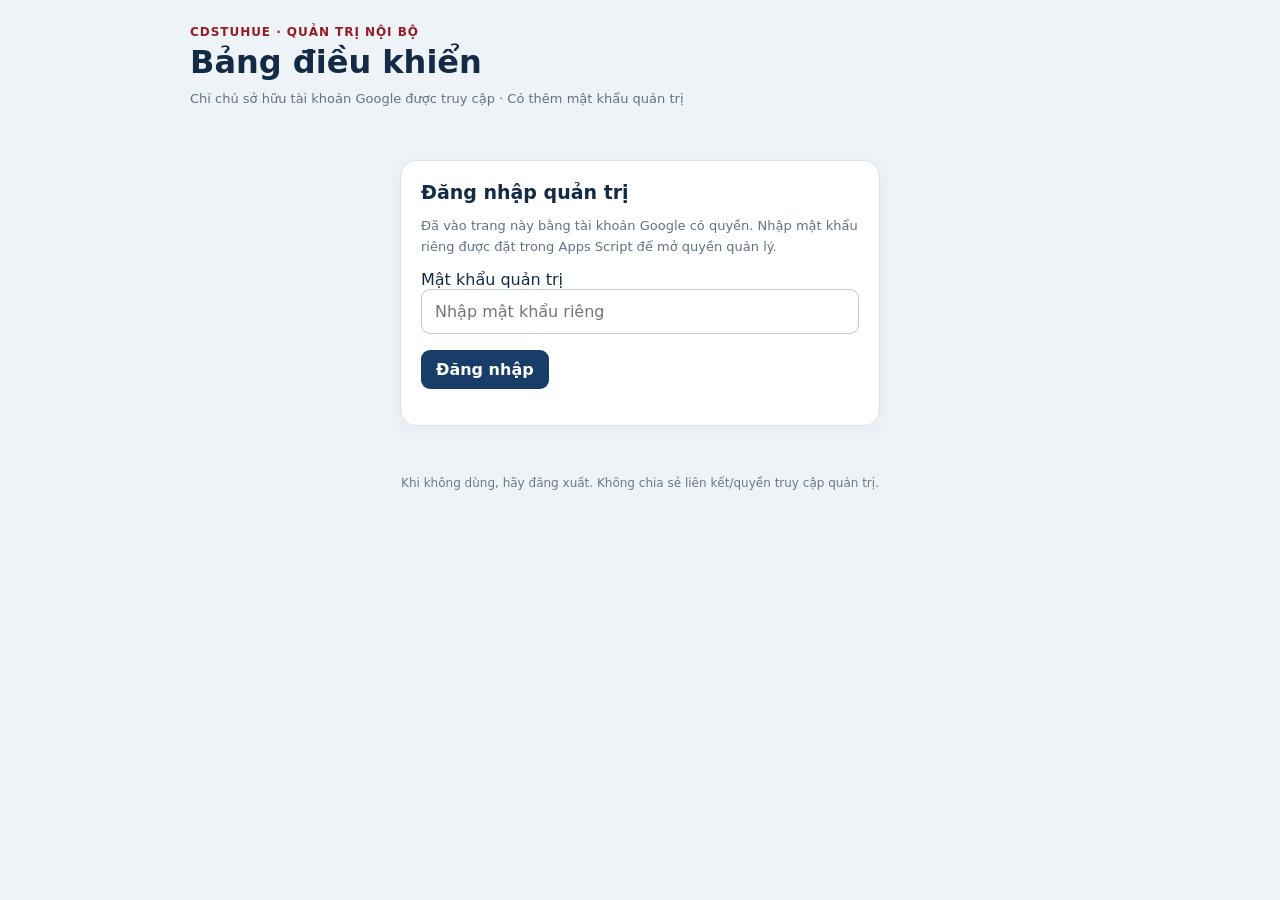
<file: apps-script/admin-portal/Admin.html>
<!doctype html>
<html lang="vi">
<head>
<base target="_top">
<meta charset="utf-8">
<meta name="viewport" content="width=device-width, initial-scale=1">
<style>
:root{font-family:system-ui,-apple-system,"Segoe UI",Arial,sans-serif;color:#142b45;background:#eef3f8}
*{box-sizing:border-box}body{margin:0;padding:25px 16px 65px;min-height:100vh}
main{max-width:900px;margin:auto}.top{display:flex;align-items:center;justify-content:space-between;gap:12px;flex-wrap:wrap;margin-bottom:20px}
h1{font-size:clamp(23px,4vw,32px);margin:4px 0 8px}h2{font-size:19px;margin:0 0 12px}
.muted{color:#617189;font-size:13px;line-height:1.6}.brand{font-weight:800;color:#961d24;letter-spacing:.08em;font-size:12px}
section{background:white;border:1px solid #dbe3ed;border-radius:16px;padding:20px;margin:14px 0;box-shadow:0 4px 18px #102d4d0b}
.login{max-width:480px;margin:50px auto}.login h1{margin-bottom:8px}
button,input{font:inherit}input{width:100%;padding:12px 13px;border-radius:9px;border:1px solid #bbc9d7;outline-offset:3px}
button{border:0;border-radius:9px;background:#173d68;color:white;font-weight:650;padding:10px 15px;cursor:pointer}
button:hover{filter:brightness(1.08)}button:disabled{opacity:.6;cursor:wait}
.btn-light{background:#e7edf4;color:#183858}.btn-red{background:#912f3a}
[hidden]{display:none!important}.alert{padding:12px;border-radius:9px;background:#fff3e7;color:#73461a;font-size:14px}
.error{background:#ffe8eb;color:#8c1e30}.success{background:#e5f5ed;color:#19553a}
.actions{display:flex;gap:9px;align-items:center;flex-wrap:wrap}
.items{display:grid;gap:10px}
.item{padding:12px 0;border-bottom:1px solid #e8edf1;display:flex;justify-content:space-between;align-items:center;gap:12px}
.item:last-child{border-bottom:0}.item-info{flex:1;min-width:0}.item-title{font-size:15px;font-weight:680}
small{display:block;font-size:12px;color:#718096;margin-top:4px;line-height:1.5}
.switch{min-width:88px}.tag{font-size:12px;border-radius:40px;padding:4px 9px;background:#f1f4f8}
.tag.on{background:#e0f2e8;color:#1b6445}.meta{font-size:13px;color:#607087}
.staging{display:grid;grid-template-columns:1fr auto auto;gap:10px;align-items:center}
.staging input{width:140px;font-size:13px}
.staging .actions{justify-content:flex-end}
.batch-review{padding:14px;margin:12px 0 18px;border:1px solid #d6e2ee;border-radius:12px;background:#f7faff}
.batch-review-controls{display:flex;align-items:end;gap:12px;flex-wrap:wrap}
.batch-review-controls label{font-weight:650;font-size:13px;display:block}
.batch-review-controls input{width:190px;max-width:100%;margin-top:5px}
.batch-review-controls button{min-height:46px}

.promotion{margin-top:18px;padding-top:17px;border-top:1px solid #e1e7ee}
.promotion h2{font-size:17px;margin:0 0 7px}
.promotion label{display:block;margin:12px 0 7px;font-size:13px;font-weight:700}
.promotion-controls{display:flex;gap:10px;align-items:center;flex-wrap:wrap}
.promotion-controls input{flex:1 1 230px;max-width:280px}
.promotion-controls button{flex:0 1 auto}

@media(max-width:620px){.staging{grid-template-columns:1fr}.staging input{width:100%}.staging .actions{justify-content:flex-start}
.item{align-items:flex-start;flex-direction:column}.switch{width:100%}}
a{color:#21538a}.foot{margin-top:24px;text-align:center;font-size:12px;color:#6b788a}
</style>
</head>
<body>
<main>
<div class="top">
  <div><div class="brand">CDSTUHUE · QUẢN TRỊ NỘI BỘ</div><h1>Bảng điều khiển</h1>
    <div class="muted">Chỉ chủ sở hữu tài khoản Google được truy cập · Có thêm mật khẩu quản trị</div></div>
  <button id="logout" class="btn-light" hidden>Đăng xuất</button>
</div>
<section id="loginPanel" class="login">
 <h2>Đăng nhập quản trị</h2>
 <p class="muted">Đã vào trang này bằng tài khoản Google có quyền. Nhập mật khẩu riêng được đặt trong Apps Script để mở quyền quản lý.</p>
 <form id="loginForm">
  <label for="password">Mật khẩu quản trị</label>
  <input id="password" type="password" autocomplete="current-password" minlength="12" required placeholder="Nhập mật khẩu riêng">
  <p><button type="submit" id="loginButton">Đăng nhập</button></p>
 </form>
 <div id="loginFeedback" aria-live="polite"></div>
</section>
<div id="dashboard" hidden>
 <div class="alert" id="notice" aria-live="polite">Sau khi chuyển 4 Excel đã duyệt, thống kê trên website tự cập nhật khi tải lại. Các thay đổi danh mục và hỏi đáp vẫn theo lượt đồng bộ định kỳ.</div>
 <section><h2>Ẩn / hiện chuyên mục website</h2>
  <p class="muted">Bật hoặc tắt các mục trong menu website. Trang Tổng quan luôn phải hiển thị.</p>
  <div id="menuItems" class="items"></div>
 </section>
 <section><h2>Duyệt / tạm ẩn thống kê</h2>
  <p class="muted">Chỉ các phân hệ đã có phạm vi công khai hợp lệ; không có phân bổ và không công bố dữ liệu cá nhân.</p>
  <div id="moduleItems" class="items"></div>
 </section>
 <section><h2>Nhập và kiểm tra 4 Excel</h2>
  <p class="muted">Cho 4 tệp Excel vào thư mục Drive đã cấu hình. Hệ thống tự tìm cột theo tiêu đề, kiểm tra số liệu và tạo 4 bản nháp riêng tư. Chưa tự đăng lên website.</p>
  <div id="excelConfig" class="muted"></div>
  <div class="actions">
    <button type="button" id="checkExcel" class="btn-light">1. Kiểm tra 4 Excel</button>
    <button type="button" id="stageExcel">2. Tạo bản nháp sau kiểm tra</button>
  </div>
  <p id="excelFeedback" class="muted" aria-live="polite"></p>
 </section>
 <section><h2>Kiểm tra và duyệt nguồn Excel nháp</h2>
  <p class="muted">Kỳ báo cáo được nhận từ ngày của hai file thu nộp; không cần mở tháng thủ công. <strong>Chỉ duyệt nháp chưa thay nguồn website.</strong></p>
  <div id="batchReview" class="batch-review" hidden>
    <div class="batch-review-controls">
      <div><label for="batchReviewDate">Ngày báo cáo (đã đối chiếu từ tên hai file thu nộp)</label>
        <input type="date" id="batchReviewDate" autocomplete="off" aria-describedby="batchReviewHint"></div>
      <button type="button" id="approveAllStaged" disabled>Xác nhận kỳ và duyệt cả 4 nguồn</button>
    </div>
    <p id="batchReviewHint" class="muted">Xem lại ngày báo cáo rồi bấm duyệt một lần. Chưa chuyển nguồn chính thức và chưa thay dữ liệu website.</p>
    <p id="batchReviewFeedback" class="muted" aria-live="polite"></p>
  </div>
  <div id="stagedItems" class="items"></div>
  <p class="muted">Không có tên đảng viên, số tài khoản hoặc mã nguồn nhạy cảm trong bảng điều khiển này.</p>
  <div class="promotion">
    <h2>3. Chuyển 4 nguồn chính thức</h2>
    <p class="muted">Sau khi đủ bốn nguồn <strong>ĐÃ DUYỆT</strong>, xác nhận kỳ để chuyển nguồn lên STATS HUB. Máy chủ sẽ đối chiếu lại các bảng nguồn, sao lưu cấu hình cũ và chỉ cập nhật dữ liệu trong phạm vi công khai đã duyệt.</p>
    <p id="promotionStatus" class="muted" aria-live="polite">Đang kiểm tra trạng thái duyệt...</p>
    <p id="missingCountWarning" class="alert" hidden aria-live="polite"></p>
    <label id="missingCountAcceptWrap" hidden><input type="checkbox" id="missingCountAccept"> Tôi đã kiểm tra, hiểu và chấp nhận chênh lệch đúng 1 hồ sơ giữa hai báo cáo trước khi chuyển nguồn.</label>
    <label for="promotionConfirmation" id="promotionLabel">Nhập xác nhận theo kỳ báo cáo</label>
    <div class="promotion-controls">
      <input id="promotionConfirmation" type="text" spellcheck="false" autocomplete="off" placeholder="DUYET YYYY-MM" disabled>
      <button type="button" class="btn-red" id="promoteExcel" disabled>Chuyển nguồn chính thức</button>
    </div>
    <p class="muted">Nút chỉ hoạt động khi đủ bốn nguồn cùng kỳ được duyệt. Sau khi chuyển thành công, website sẽ tự đọc số liệu mới khi mở hoặc tải lại, và tự kiểm tra định kỳ khi đang mở. <strong>Không cần chạy GitHub Actions thủ công.</strong></p>
    <p><a href="https://ken1412-prog.github.io/cdstuhue-tthc/" target="_blank" rel="noopener noreferrer">Mở website để kiểm tra số liệu mới</a></p>
    <p id="promotionFeedback" class="muted" aria-live="polite"></p>
  </div>
 </section>
 <section><h2>Công cụ quản trị khác</h2>
  <div class="actions">
   <button type="button" class="btn-light" id="refresh">Tải lại trạng thái</button>
   <a id="hubLink" href="#" target="_blank" rel="noopener noreferrer">Mở STATS HUB</a>
   <a id="qaLink" href="#" target="_blank" rel="noopener noreferrer">Mở bảng duyệt hỏi đáp</a>
  </div>
  <p class="muted">Nhật ký thao tác ghi tại tab NHAT_KY_QUAN_TRI của STATS HUB. Trạng thái xuất bản mới có hiệu lực sau lần website đồng bộ tiếp theo.</p>
 </section>
 <div class="meta" id="updated"></div>
</div>
<div class="foot">Khi không dùng, hãy đăng xuất. Không chia sẻ liên kết/quyền truy cập quản trị.</div>
</main>
<script>
'use strict';
let session='',busy=false;
const $=id=>document.getElementById(id);
const say=(target,message,type)=>{
 const el=$(target);el.textContent=message||'';el.className=message?'alert '+(type||''):'';
};
function invoke(method,args){
 return new Promise((resolve,reject)=>{
   const rpc=google.script.run.withSuccessHandler(resolve).withFailureHandler(error=>reject(new Error(error?.message||'Lỗi kết nối máy chủ')));
   rpc[method](...(args||[]));
 });
}
function setBusy(on){busy=on;document.querySelectorAll('button').forEach(b=>{if(b.id!=='logout')b.disabled=on||b.dataset.locked==='true';});}
async function load(){
 if(!session)return;
 setBusy(true);
 try{
  const payload=await invoke('cdsAdminGetSnapshot',[session]);render(payload);
  $('loginPanel').hidden=true;$('dashboard').hidden=false;$('logout').hidden=false;
  $('updated').textContent='Máy chủ cập nhật: '+new Date(payload.serverTime).toLocaleString('vi-VN');
  $('hubLink').href=payload.links?.hub||'#';
  $('qaLink').href=payload.links?.qa||'#';
  $('qaLink').hidden=!payload.links?.qa;
  $('excelConfig').textContent=payload.excelInputConfigured?
    'Đã cấu hình thư mục Excel riêng tư.' :
    'Chưa có CDSTUHUE_EXCEL_INBOX_FOLDER_ID trong Script Properties của Apps Script quản trị.';
  for(const b of [$('checkExcel'),$('stageExcel')]){
    b.dataset.locked=payload.excelInputConfigured?'false':'true';
    b.disabled=!payload.excelInputConfigured;
  }
 }catch(e){say('notice',e.message,'error');if(/Phiên.*hạn/.test(e.message))logout();}
 finally{setBusy(false)}
}
function line(title,sub,active,onClick,disabled){
 const div=document.createElement('div');div.className='item';
 const info=document.createElement('div');info.className='item-info';
 const t=document.createElement('div');t.className='item-title';t.textContent=title;
 const s=document.createElement('small');s.textContent=sub||'';
 info.append(t,s);
 const btn=document.createElement('button');btn.className=active?'switch btn-red':'switch';btn.textContent=active?'Tạm ẩn':'Hiện lên';
 btn.disabled=!!disabled;btn.dataset.locked=disabled?'true':'false';
 btn.addEventListener('click',onClick);
 if(disabled&&active)btn.textContent='Luôn hiện';
 div.append(info,btn);return div;
}
async function perform(method,args,confirmText){
 if(busy||!window.confirm(confirmText))return;
 setBusy(true);
 try{await invoke(method,[session,...args]);say('notice','Thao tác đã lưu vào STATS HUB. Website sẽ cập nhật sau lần đồng bộ tiếp theo.','success');}
 catch(e){say('notice',e.message,'error');}
 finally{setBusy(false);await load();}
}
function render(data){
 const menu=$('menuItems');menu.replaceChildren();
 for(const item of data.nav){
  const b=line(item.name,item.group+(item.id==='overview'?' · Luôn hiển thị':''),
    item.visible,()=>perform('cdsAdminSetMenu',[item.id,!item.visible],
      (item.visible?'Ẩn':'Hiện')+' chuyên mục "'+item.name+'"?'),
    item.id==='overview');
  menu.append(b);
 }
 const modules=$('moduleItems');modules.replaceChildren();
 for(const item of data.modules){
  modules.append(line(item.name,'Duyệt gần nhất: '+(item.approvedOn||'Chưa có')+' · Phạm vi: '+item.scope,
    item.approved,()=>perform('cdsAdminSetModule',[item.name,!item.approved],
      (item.approved?'Tạm ẩn':'PHÊ DUYỆT CÔNG KHAI')+' phân hệ "'+item.name+'"? Kiểm tra phạm vi dữ liệu trước khi xác nhận.'),false));
 }
 const promote=data.promotion||{};
 const status=$('promotionStatus'),field=$('promotionConfirmation'),button=$('promoteExcel');
 const canPromote=promote.ready===true;
 status.textContent=promote.completed?
   'Bốn nguồn đã được chuyển chính thức. Không cần thực hiện lại.':
   canPromote?'Đã duyệt đủ 4 nguồn · Kỳ '+promote.period+
     ' · Sẵn sàng đối chiếu và chuyển chính thức.':
   'Chưa đủ điều kiện chuyển nguồn. Kiểm tra 4 dòng ĐÃ DUYỆT, kỳ trùng nhau và kỳ đang mở '+
     (promote.currentPeriod||'trong STATS HUB')+'.';
 field.disabled=!canPromote;field.value='';
 field.placeholder='DUYET '+(promote.period||'YYYY-MM');
 $('promotionLabel').textContent='Nhập chính xác: DUYET '+(promote.period||'YYYY-MM');
 $('missingCountWarning').textContent=promote.warning||'';
 $('missingCountWarning').hidden=!promote.warning;
 $('missingCountAcceptWrap').hidden=!promote.warning||!canPromote;
 $('missingCountAccept').checked=false;
 button.dataset.warning=promote.warning?'1':'0';
 button.dataset.period=promote.period||'';
 button.dataset.locked='true';button.disabled=true;
 const staged=$('stagedItems');staged.replaceChildren();
 const readyBatch=data.staged?.length===4&&data.staged.every(x=>
   x.status==='ĐẠT - CHỜ DUYỆT'||x.status==='ĐÃ DUYỆT');
 const batch=$('batchReview'),batchDate=$('batchReviewDate'),batchButton=$('approveAllStaged');
 batch.hidden=!readyBatch;
 const suggested=/^20\d{2}-\d{2}-\d{2}$/.test(data.suggestedSnapshot||'')?
   data.suggestedSnapshot:'';
 if(readyBatch){
   batchDate.value=suggested;
   batchDate.placeholder='Chọn ngày báo cáo';
   $('batchReviewHint').textContent=suggested?
     'Ngày '+suggested+' được đối chiếu từ hai file thu nộp. Bấm xác nhận để duyệt 4 bản nháp; dữ liệu website chưa thay đổi.':
     'Chưa suy ra được ngày từ tên hai Excel. Chọn ngày báo cáo thực tế, kiểm tra đúng kỳ rồi duyệt.';
 }
 batchButton.dataset.locked=readyBatch&&!!batchDate.value?'false':'true';
 batchButton.disabled=!readyBatch||!batchDate.value;
 if(!data.staged.length){
  const p=document.createElement('p');p.className='muted';p.textContent='Chưa có nguồn nháp; cần chạy chức năng nhập Excel trước.';staged.append(p);
 }
 for(const x of data.staged){
  const wrap=document.createElement('div');wrap.className='staging item';
  const info=document.createElement('div');info.className='item-info';
  const t=document.createElement('div');t.className='item-title';t.textContent=x.name+' ('+x.code+')';
  const meta=document.createElement('small');meta.textContent=x.rows+' dòng · '+x.status;
  info.append(t,meta);
  const date=document.createElement('input');date.type='date';
  date.setAttribute('aria-label','Ngày nguồn '+x.code);
  date.value=/^20\d{2}-\d{2}-\d{2}$/.test(x.snapshot||'')?
    x.snapshot:(suggested||'');
  const group=document.createElement('div');group.className='actions';
  const isApproved=x.status==='ĐÃ DUYỆT';
  const button=document.createElement('button');button.textContent=isApproved?'Thu hồi duyệt':'Duyệt nháp';
  button.className=isApproved?'btn-light':'';
  button.addEventListener('click',()=>{
    perform('cdsAdminSetStagedReview',[x.code,!isApproved,date.value.trim()],
     (isApproved?'Thu hồi':'Đánh dấu duyệt')+' nguồn '+x.code+'? Đây CHƯA PHẢI thao tác chuyển nguồn chính thức.');
  });
  group.append(button);wrap.append(info,date,group);staged.append(wrap);
 }
}
$('loginForm').addEventListener('submit',async ev=>{
 ev.preventDefault();if(busy)return;setBusy(true);
 try{
  const result=await invoke('cdsAdminLogin',[$('password').value]);
  session=result.token;$('password').value='';say('loginFeedback','');
 }catch(e){say('loginFeedback',e.message,'error');}
 finally{setBusy(false)}
 if(session)await load();
});
async function logout(){
 const token=session;session='';
 $('dashboard').hidden=true;$('logout').hidden=true;$('loginPanel').hidden=false;
 $('password').value='';
 if(token)try{await invoke('cdsAdminLogout',[token]);}catch(e){}
}
$('logout').addEventListener('click',logout);
async function doExcel(method,question){
 if(busy||!window.confirm(question))return;
 setBusy(true);
 const feedback=$('excelFeedback');feedback.textContent='Đang kiểm tra dữ liệu tại Google Drive...';
 try{
   const r=await invoke(method,[session]);
   feedback.textContent=r.info||'Hoàn tất.';
   feedback.className=r.warnings?.length?'alert':'alert success';
   say('notice',r.info||'Đã xử lý dữ liệu nháp; chưa thay nguồn website.',r.warnings?.length?'warning':'success');
 }catch(e){
   feedback.textContent=e.message;feedback.className='alert error';
   say('notice',e.message,'error');
 }finally{setBusy(false);await load();}
}
$('batchReviewDate').addEventListener('input',()=>{
 const b=$('approveAllStaged'),d=$('batchReviewDate').value;
 b.dataset.locked=d?'false':'true';b.disabled=busy||!d;
});
$('approveAllStaged').addEventListener('click',async()=>{
 if(busy)return;
 const date=$('batchReviewDate').value;
 if(!/^20\d{2}-\d{2}-\d{2}$/.test(date)){
   say('batchReviewFeedback','Chọn ngày báo cáo đúng định dạng.','error');return;
 }
 if(!window.confirm('Xác nhận bốn Excel đã kiểm tra thuộc kỳ '+date+
   '? Lệnh này chỉ duyệt bản nháp, chưa chuyển nguồn chính thức.'))return;
 setBusy(true);
 try{
   const result=await invoke('cdsAdminApproveStagedBatch',[session,date]);
   if(result?.approved!==4)throw Error('Máy chủ chưa xác nhận đủ 4 nguồn');
   say('batchReviewFeedback',result.info,'success');
   say('notice',result.info,'success');
 }catch(err){
   say('batchReviewFeedback',err.message,'error');
   say('notice',err.message,'error');
 }finally{setBusy(false);await load();}
});
$('checkExcel').addEventListener('click',()=>doExcel('cdsAdminCheckExcel',
 'Kiểm tra đủ 4 file Excel trên Drive? Thao tác chỉ đọc dữ liệu, không thay nguồn website.'));
$('stageExcel').addEventListener('click',()=>doExcel('cdsAdminStageExcel',
 'Tạo bản Google Sheets nháp mới từ 4 Excel? File cá nhân được giữ riêng tư, nguồn đang xuất bản không đổi.'));

$('promotionConfirmation').addEventListener('input',()=>{
 const field=$('promotionConfirmation'),button=$('promoteExcel');
 const correct='DUYET '+button.dataset.period;
 const valid=!field.disabled&&field.value.trim()===correct&&
   (button.dataset.warning!=='1'||$('missingCountAccept').checked);
 button.dataset.locked=valid?'false':'true';
 button.disabled=busy||!valid;
});
$('missingCountAccept').addEventListener('change',()=>{$('promotionConfirmation').dispatchEvent(new Event('input'));});
$('promoteExcel').addEventListener('click',async()=>{
 const required='DUYET '+$('promoteExcel').dataset.period;
 const typed=$('promotionConfirmation').value.trim();
 const accepted=$('promoteExcel').dataset.warning!=='1'||$('missingCountAccept').checked;
 if(busy||!$('promoteExcel').dataset.period||typed!==required||!accepted)return;
 const warning=$('promoteExcel').dataset.warning==='1'?
   '\nCẢNH BÁO: hai báo cáo lệch 1 hồ sơ; cả hai số liệu gốc được giữ nguyên theo nguồn.':'';
 if(!window.confirm('CHUYỂN NGUỒN CHÍNH THỨC cho kỳ '+$('promoteExcel').dataset.period+
   '? Dữ liệu sẽ thay bốn nguồn hiện hành trong STATS HUB sau khi máy chủ đối chiếu lại.'+warning))return;
 setBusy(true);
 $('promotionFeedback').textContent='Đang đối chiếu và chuyển nguồn đã duyệt...';
 $('promotionFeedback').className='muted';
 try{
  const result=await invoke('cdsAdminPromoteStaged',[session,typed,$('missingCountAccept').checked]);
  if(!result?.ok||!result?.promoted)throw Error('Máy chủ chưa xác nhận chuyển nguồn');
  say('promotionFeedback',result.info,'success');
  say('notice',result.info,'success');
 }catch(error){
  say('promotionFeedback',error.message,'error');
  say('notice',error.message,'error');
 }finally{
  setBusy(false);
  await load();
 }
});


$('refresh').addEventListener('click',load);
</script>
</body>
</html>
</file>
